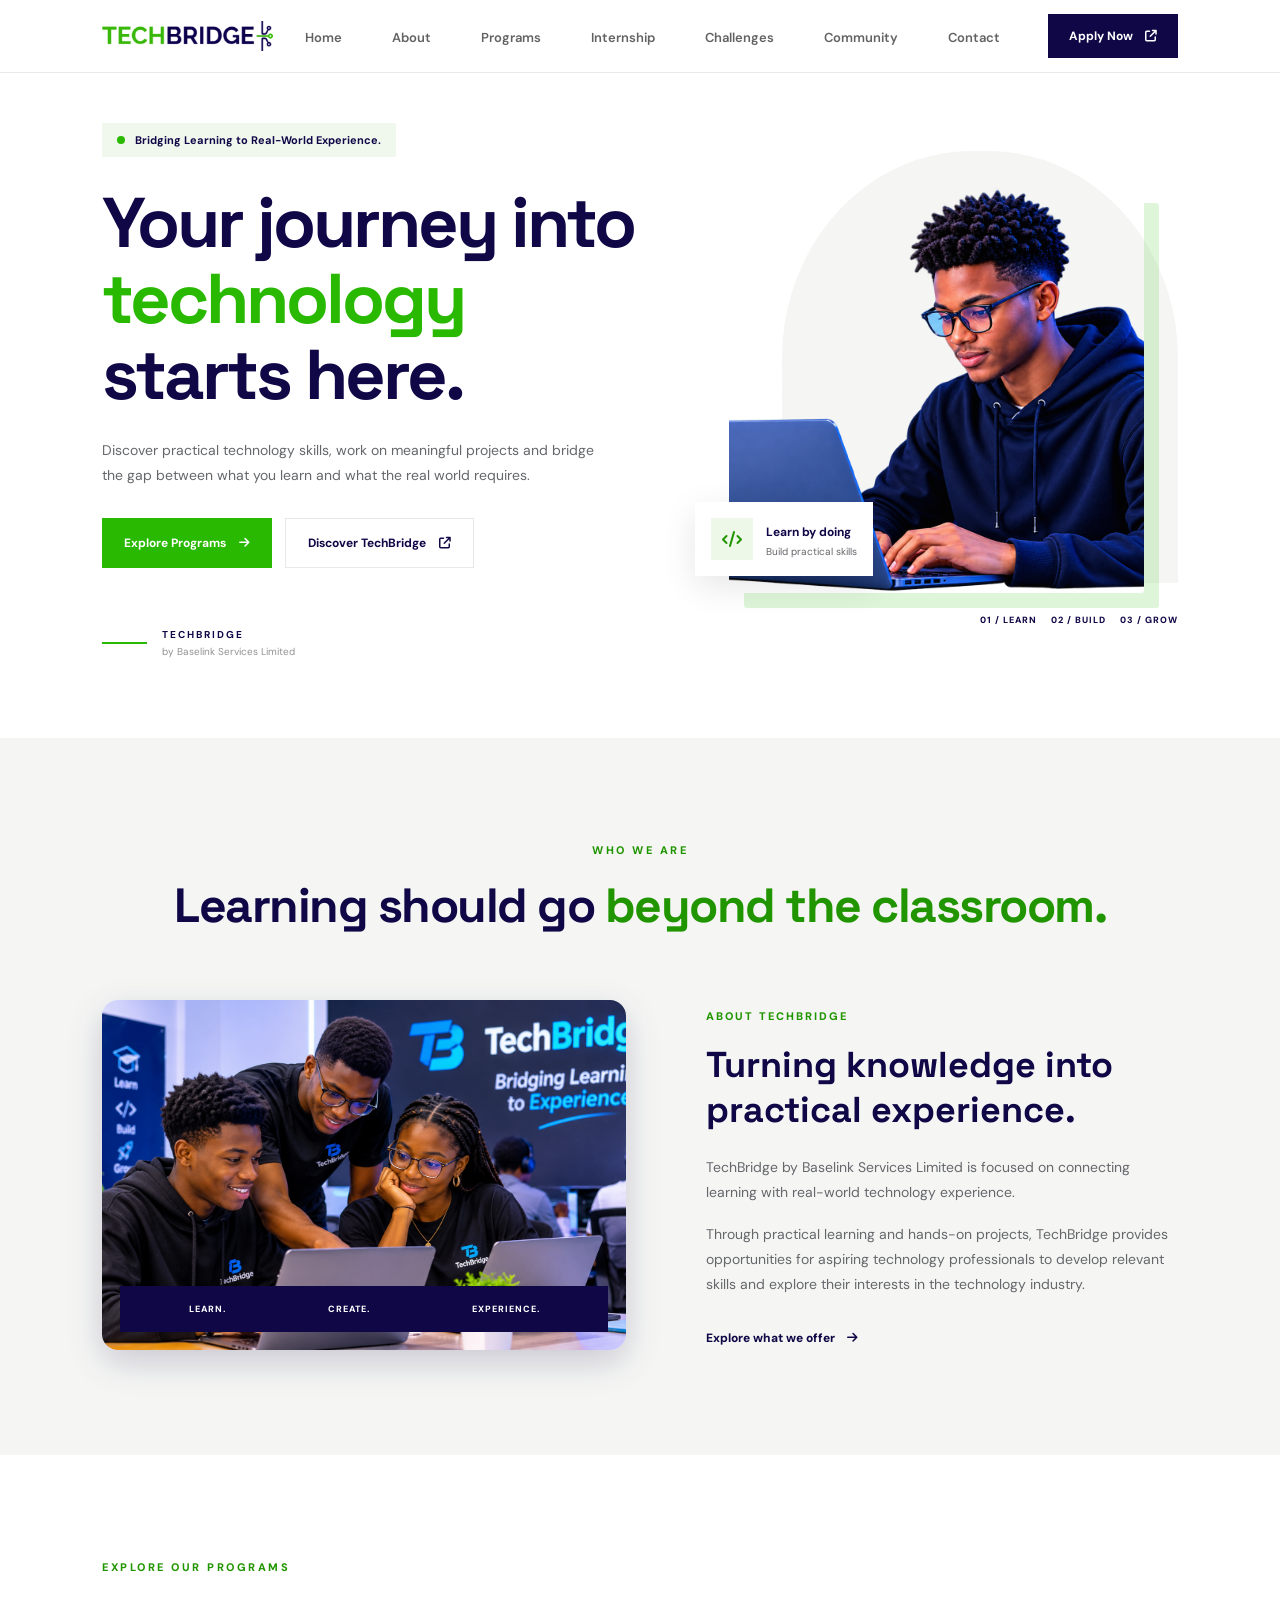
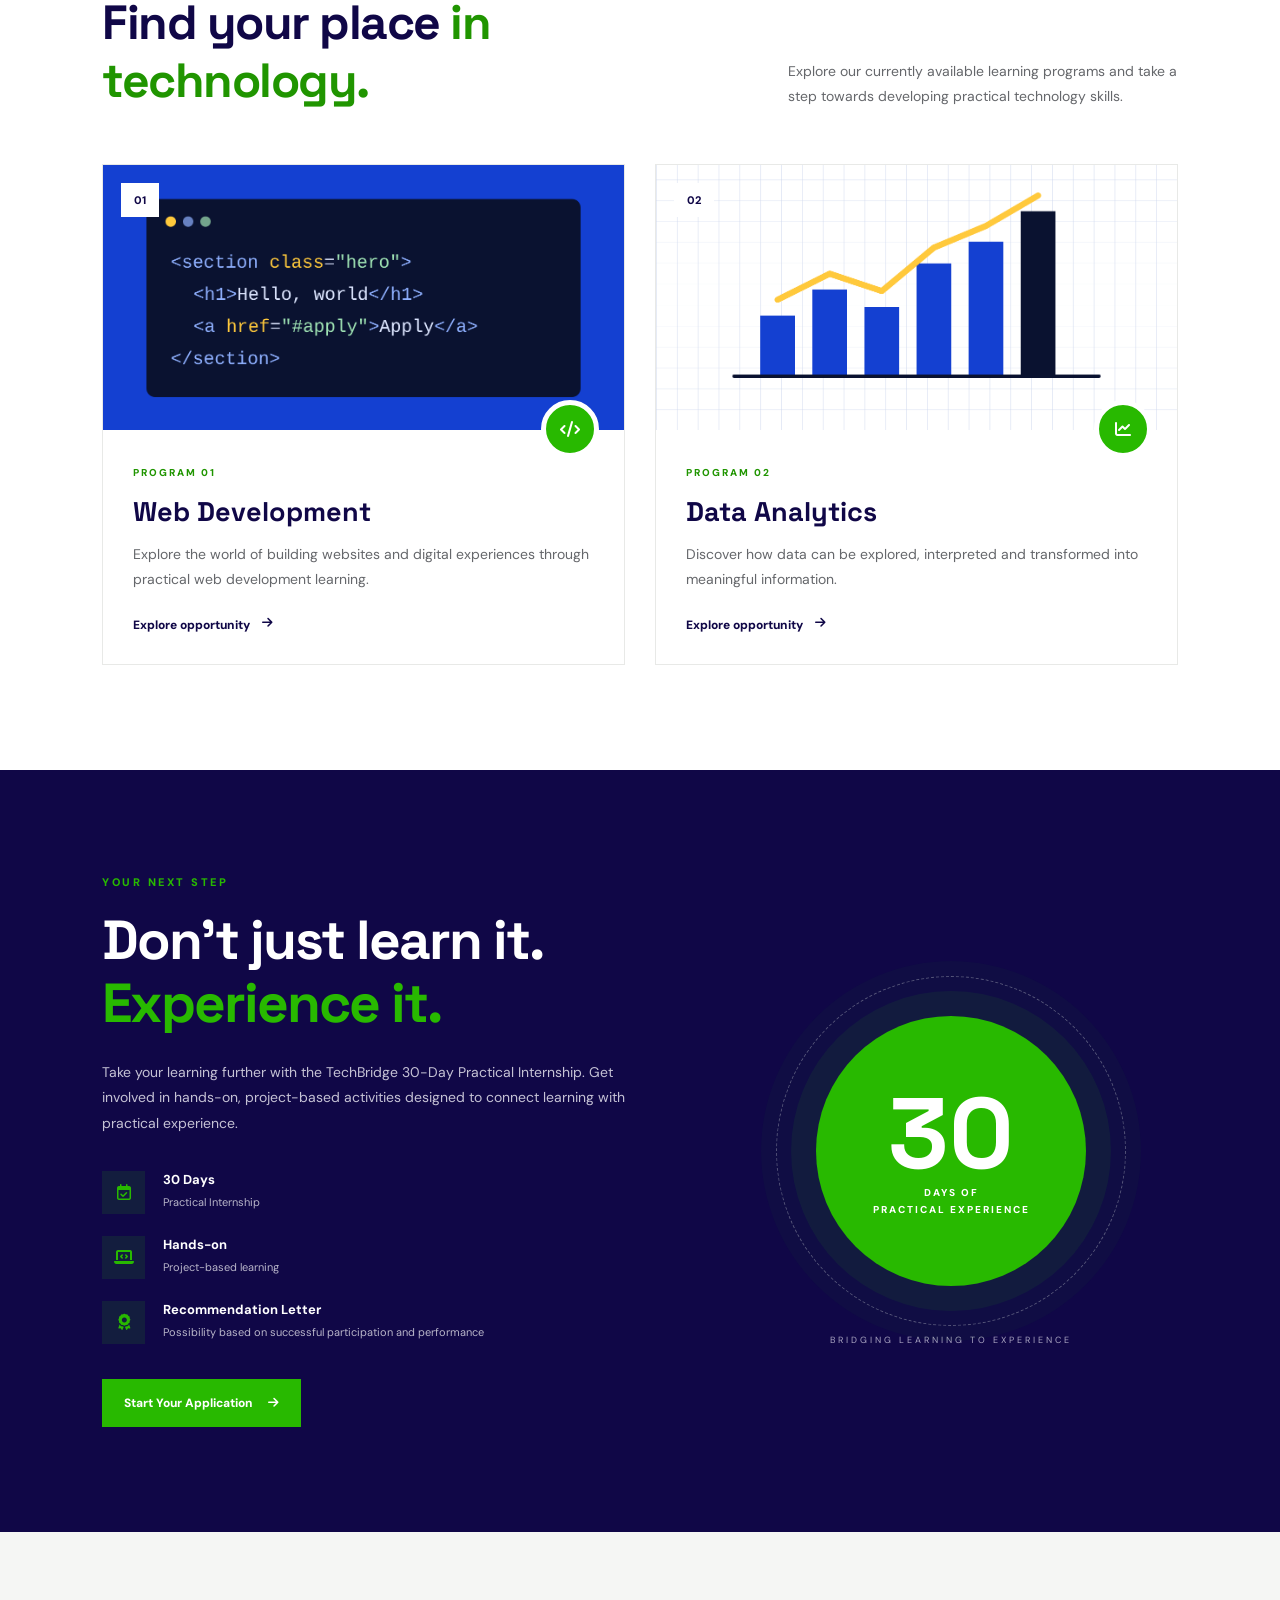
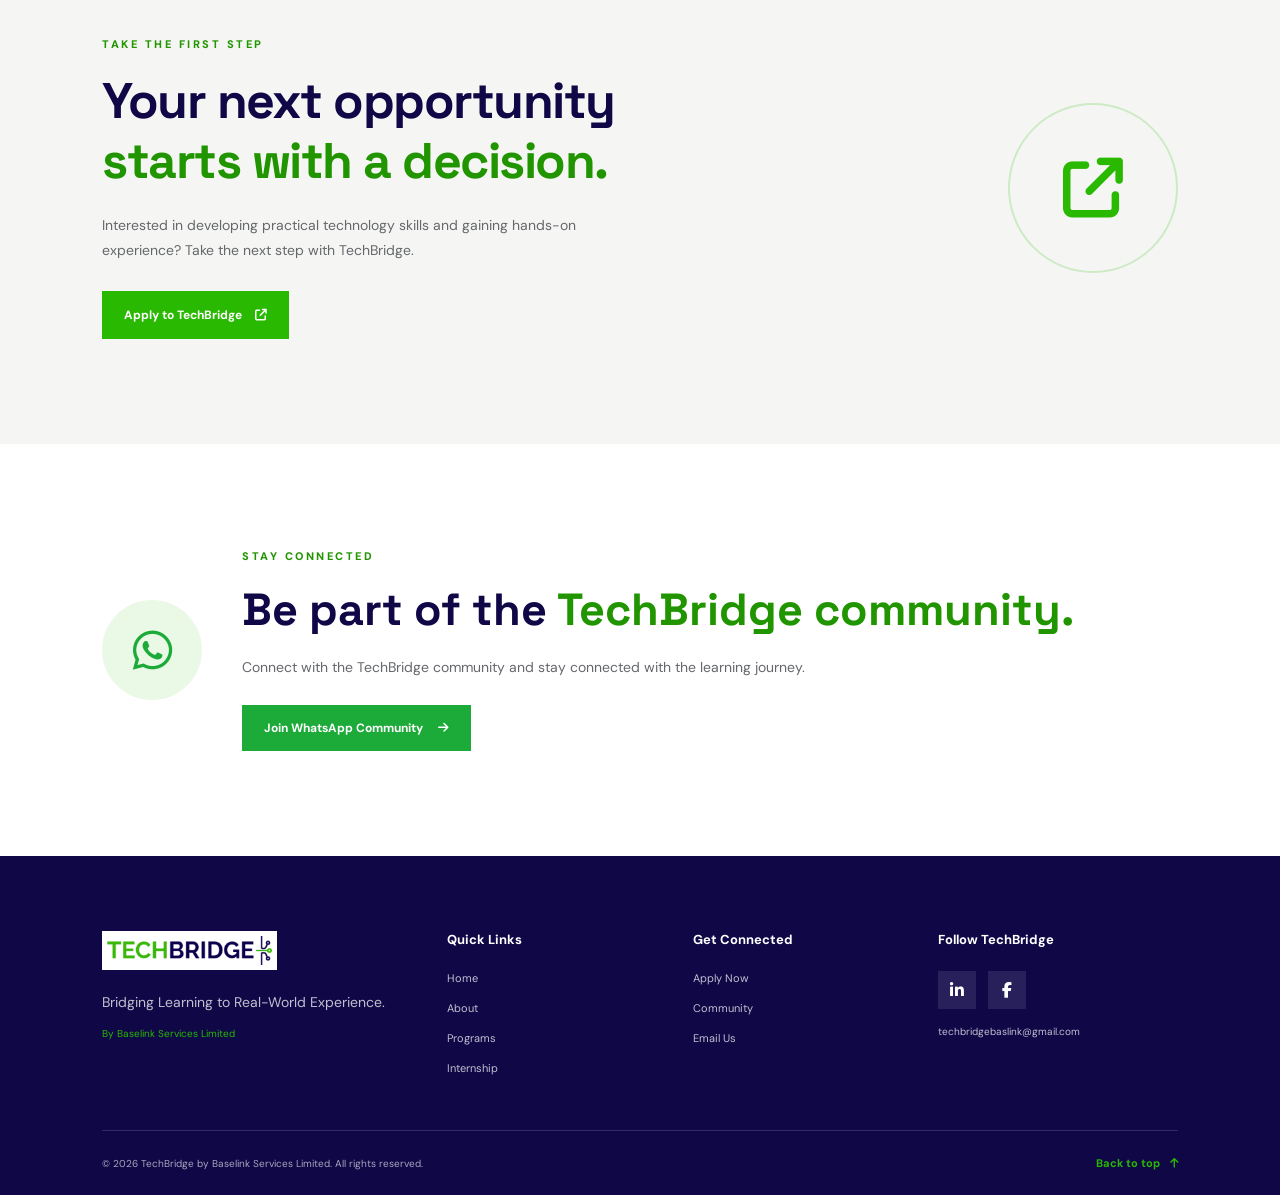
<file: index.html>
<!DOCTYPE html>
<html lang="en">

<head>
    <meta charset="UTF-8">
    <meta name="viewport" content="width=device-width, initial-scale=1.0">
    <title>TechBridge | Bridging Learning to Real-World Experience</title>
    <meta name="description" content="TechBridge by Baselink Services Limited connects learners with practical technology skills and real-world experience.">

    <!-- Google Fonts -->
    <link rel="preconnect" href="https://fonts.googleapis.com">
    <link rel="preconnect" href="https://fonts.gstatic.com" crossorigin>

    <link href="https://fonts.googleapis.com/css2?family=DM+Sans:wght@400;500;600;700;800&family=Space+Grotesk:wght@400;500;600;700&display=swap" rel="stylesheet">

    <!-- Font Awesome -->
    <link rel="stylesheet" href="https://cdnjs.cloudflare.com/ajax/libs/font-awesome/6.7.2/css/all.min.css">

    <!-- External CSS -->
    <link rel="stylesheet" href="styles.css">
</head>

<body>

    <!-- NAVIGATION -->
    <header class="header">
        <nav class="navbar">

            <a href="#home" class="logo">
                <img src="images/techbridge-logo.png" alt="TechBridge Logo">
            </a>

            <ul class="nav-links">
                <li><a href="#home" class="active">Home</a></li>
                <li><a href="#about">About</a></li>
                <li><a href="programs.html">Programs</a></li>
                <li><a href="roadmap.html">Internship</a></li>
                <li><a href="challenges.html">Challenges</a></li>
                <li><a href="#community">Community</a></li>
                <li><a href="#contact">Contact</a></li>
            </ul>

            <a href="#application" class="nav-button">
                Apply Now <i class="fa-solid fa-arrow-up-right-from-square"></i>
            </a>

            <!-- Mobile Navigation -->
            <details class="mobile-navigation">
                <summary>
                    <i class="fa-solid fa-bars"></i>
                </summary>

                <div class="mobile-links">
                    <a href="#home">Home</a>
                    <a href="#about">About</a>
                    <a href="programs.html">Programs</a>
                    <a href="roadmap.html">Internship</a>
                    <a href="challenges.html">Challenges</a>
                    <a href="#community">Community</a>
                    <a href="#contact">Contact</a>
                    <a href="#application">Apply Now</a>
                </div>
            </details>

        </nav>
    </header>


    <main>

        <!-- HERO SECTION -->
        <section class="hero" id="home">

            <div class="hero-content">

                <div class="hero-label">
                    <span class="status-dot"></span>
                    Bridging Learning to Real-World Experience.
                </div>

                <h1>
                    Your journey into
                    <span>technology</span>
                    starts here.
                </h1>

                <p class="hero-description">
                    Discover practical technology skills, work on
                    meaningful projects and bridge the gap between
                    what you learn and what the real world requires.
                </p>

                <div class="hero-buttons">
                    <a href="programs.html" class="primary-button">
                        Explore Programs
                        <i class="fa-solid fa-arrow-right"></i>
                    </a>

                    <a href="#about" class="secondary-button">
                        Discover TechBridge
                        <i class="fa-solid fa-arrow-up-right-from-square"></i>
                    </a>
                </div>

                <div class="hero-bottom">
                    <div class="hero-line"></div>

                    <p>
                        <strong>TECHBRIDGE</strong>
                        <span>by Baselink Services Limited</span>
                    </p>
                </div>

            </div>


            <div class="hero-visual">

                <div class="visual-background"></div>

                <div class="hero-image">
                    <img src="images/hero-image.png" alt="Technology learning and development">
                </div>

                <div class="floating-note">
                    <span class="note-icon">
                        <i class="fa-solid fa-code"></i>
                    </span>

                    <div>
                        <strong>Learn by doing</strong>
                        <p>Build practical skills</p>
                    </div>
                </div>

                <div class="visual-caption">
                    <span>01 / LEARN</span>
                    <span>02 / BUILD</span>
                    <span>03 / GROW</span>
                </div>

            </div>

        </section>


        <!-- ABOUT SECTION -->
        <section class="about section-padding" id="about">

            <div class="section-heading">
                <span class="section-label">WHO WE ARE</span>

                <h2>
                    Learning should go
                    <span>beyond the classroom.</span>
                </h2>
            </div>

            <div class="about-content">

                <div class="about-image">
                    <img src="images/about-image.png" alt="A technology learning environment">

                    <div class="image-caption">
                        <span>LEARN.</span>
                        <span>CREATE.</span>
                        <span>EXPERIENCE.</span>
                    </div>
                </div>

                <div class="about-text">

                    <span class="small-heading">ABOUT TECHBRIDGE</span>

                    <h3>
                        Turning knowledge into practical experience.
                    </h3>

                    <p>
                        TechBridge by Baselink Services Limited is
                        focused on connecting learning with
                        real-world technology experience.
                    </p>

                    <p>
                        Through practical learning and hands-on
                        projects, TechBridge provides opportunities
                        for aspiring technology professionals to
                        develop relevant skills and explore their
                        interests in the technology industry.
                    </p>

                    <a href="programs.html" class="text-link">
                        Explore what we offer
                        <i class="fa-solid fa-arrow-right"></i>
                    </a>

                </div>

            </div>

        </section>


        <!-- PROGRAMS SECTION -->
        <section class="programs section-padding" id="programs">

            <div class="programs-heading">

                <div>
                    <span class="section-label">EXPLORE OUR PROGRAMS</span>

                    <h2>
                        Find your place
                        <span>in technology.</span>
                    </h2>
                </div>

                <p>
                    Explore our currently available learning
                    programs and take a step towards developing
                    practical technology skills.
                </p>

            </div>


            <div class="program-list">

                <!-- WEB DEVELOPMENT -->
                <article class="program-item web-program">

                    <div class="program-image">
                        <img src="images/web-development.png" alt="Web development illustration">

                        <span class="program-number">01</span>
                    </div>

                    <div class="program-info">

                        <span class="program-category">PROGRAM 01</span>

                        <h3>Web Development</h3>

                        <p>
                            Explore the world of building websites
                            and digital experiences through
                            practical web development learning.
                        </p>

                        <a href="#application" class="program-link">
                            Explore opportunity
                            <i class="fa-solid fa-arrow-right"></i>
                        </a>

                    </div>

                    <div class="program-icon">
                        <i class="fa-solid fa-code"></i>
                    </div>

                </article>


                <!-- DATA ANALYTICS -->
                <article class="program-item data-program">

                    <div class="program-image">
                        <img src="images/data-analytics.png" alt="Data analytics illustration">

                        <span class="program-number">02</span>
                    </div>

                    <div class="program-info">

                        <span class="program-category">PROGRAM 02</span>

                        <h3>Data Analytics</h3>

                        <p>
                            Discover how data can be explored,
                            interpreted and transformed into
                            meaningful information.
                        </p>

                        <a href="#application" class="program-link">
                            Explore opportunity
                            <i class="fa-solid fa-arrow-right"></i>
                        </a>

                    </div>

                    <div class="program-icon">
                        <i class="fa-solid fa-chart-line"></i>
                    </div>

                </article>

            </div>

        </section>


        <!-- INTERNSHIP SECTION -->
        <section class="internship section-padding" id="internship">

            <div class="internship-content">

                <span class="section-label">YOUR NEXT STEP</span>

                <h2>
                    Don't just learn it.
                    <span>Experience it.</span>
                </h2>

                <p>
                    Take your learning further with the TechBridge
                    30-Day Practical Internship. Get involved in
                    hands-on, project-based activities designed
                    to connect learning with practical experience.
                </p>

                <div class="internship-details">

                    <div class="internship-detail">
                        <i class="fa-regular fa-calendar-check"></i>

                        <div>
                            <strong>30 Days</strong>
                            <span>Practical Internship</span>
                        </div>
                    </div>

                    <div class="internship-detail">
                        <i class="fa-solid fa-laptop-code"></i>

                        <div>
                            <strong>Hands-on</strong>
                            <span>Project-based learning</span>
                        </div>
                    </div>

                    <div class="internship-detail">
                        <i class="fa-solid fa-award"></i>

                        <div>
                            <strong>Recommendation Letter</strong>
                            <span>Possibility based on successful participation and performance</span>
                        </div>
                    </div>

                </div>

                <a href="#application" class="internship-button">
                    Start Your Application
                    <i class="fa-solid fa-arrow-right"></i>
                </a>

            </div>


            <div class="internship-visual">

                <div class="internship-circle">
                    <span>30</span>
                    <small>DAYS OF<br>PRACTICAL EXPERIENCE</small>
                </div>

                <div class="circle-decoration"></div>

                <span class="internship-caption">
                    BRIDGING LEARNING TO EXPERIENCE
                </span>

            </div>

        </section>


        <!-- APPLICATION SECTION -->
        <section class="application section-padding" id="application">

            <div class="application-content">

                <span class="section-label">TAKE THE FIRST STEP</span>

                <h2>
                    Your next opportunity
                    <span>starts with a decision.</span>
                </h2>

                <p>
                    Interested in developing practical technology
                    skills and gaining hands-on experience?
                    Take the next step with TechBridge.
                </p>

                
                <a href="https://forms.gle/8EbdSy5ttGfLZfjv5?utm_source=chatgpt.com" class="primary-button">
                    Apply to TechBridge
                    <i class="fa-solid fa-arrow-up-right-from-square"></i>
                </a>

            </div>

            <div class="application-decoration">
                <i class="fa-solid fa-arrow-up-right-from-square"></i>
            </div>

        </section>


        <!-- COMMUNITY SECTION -->
        <section class="community section-padding" id="community">

            <div class="community-icon">
                <i class="fa-brands fa-whatsapp"></i>
            </div>

            <div class="community-content">

                <span class="section-label">STAY CONNECTED</span>

                <h2>
                    Be part of the
                    <span>TechBridge community.</span>
                </h2>

                <p>
                    Connect with the TechBridge community and
                    stay connected with the learning journey.
                </p>

                <!-- Replace with the official WhatsApp invitation URL -->
                <a href="https://chat.whatsapp.com/FqpBvYS4oaK32cXDxc8JIS?utm_source=chatgpt.com" class="community-button">
                    Join WhatsApp Community
                    <i class="fa-solid fa-arrow-right"></i>
                </a>

            </div>

        </section>

    </main>


    <!-- FOOTER -->
    <footer class="footer" id="contact">

        <div class="footer-main">

            <div class="footer-brand">

                <a href="#home" class="footer-logo">
                    <img src="images/techbridge-logo.png" alt="TechBridge Logo">
                </a>

                <p>
                    Bridging Learning to Real-World Experience.
                </p>

                <span class="footer-company">
                    By Baselink Services Limited
                </span>

            </div>


            <div class="footer-links">

                <h4>Quick Links</h4>

                <a href="#home">Home</a>
                <a href="#about">About</a>
                <a href="programs.html">Programs</a>
                <a href="roadmap.html">Internship</a>

            </div>


            <div class="footer-links">

                <h4>Get Connected</h4>

                <a href="#application">Apply Now</a>
                <a href="#community">Community</a>
                <a href="mailto:techbridgebaslink@gmail.com">
                    Email Us
                </a>

            </div>


            <div class="footer-social">

                <h4>Follow TechBridge</h4>

                <div class="social-icons">

                    <a href="https://www.linkedin.com/company/techbridge-services/" target="_blank" rel="noopener noreferrer">
                        <i class="fa-brands fa-linkedin-in"></i>
                    </a>

                    <a href="https://www.facebook.com/p/Baselink-Services-100066771475783/" target="_blank" rel="noopener noreferrer">
                        <i class="fa-brands fa-facebook-f"></i>
                    </a>

                </div>

                <p>techbridgebaslink@gmail.com</p>

            </div>

        </div>


        <div class="footer-bottom">

            <p>
                &copy; 2026 TechBridge by Baselink Services Limited.
                All rights reserved.
            </p>

            <a href="#home">
                Back to top
                <i class="fa-solid fa-arrow-up"></i>
            </a>

        </div>

    </footer>

</body>
</html>
</file>
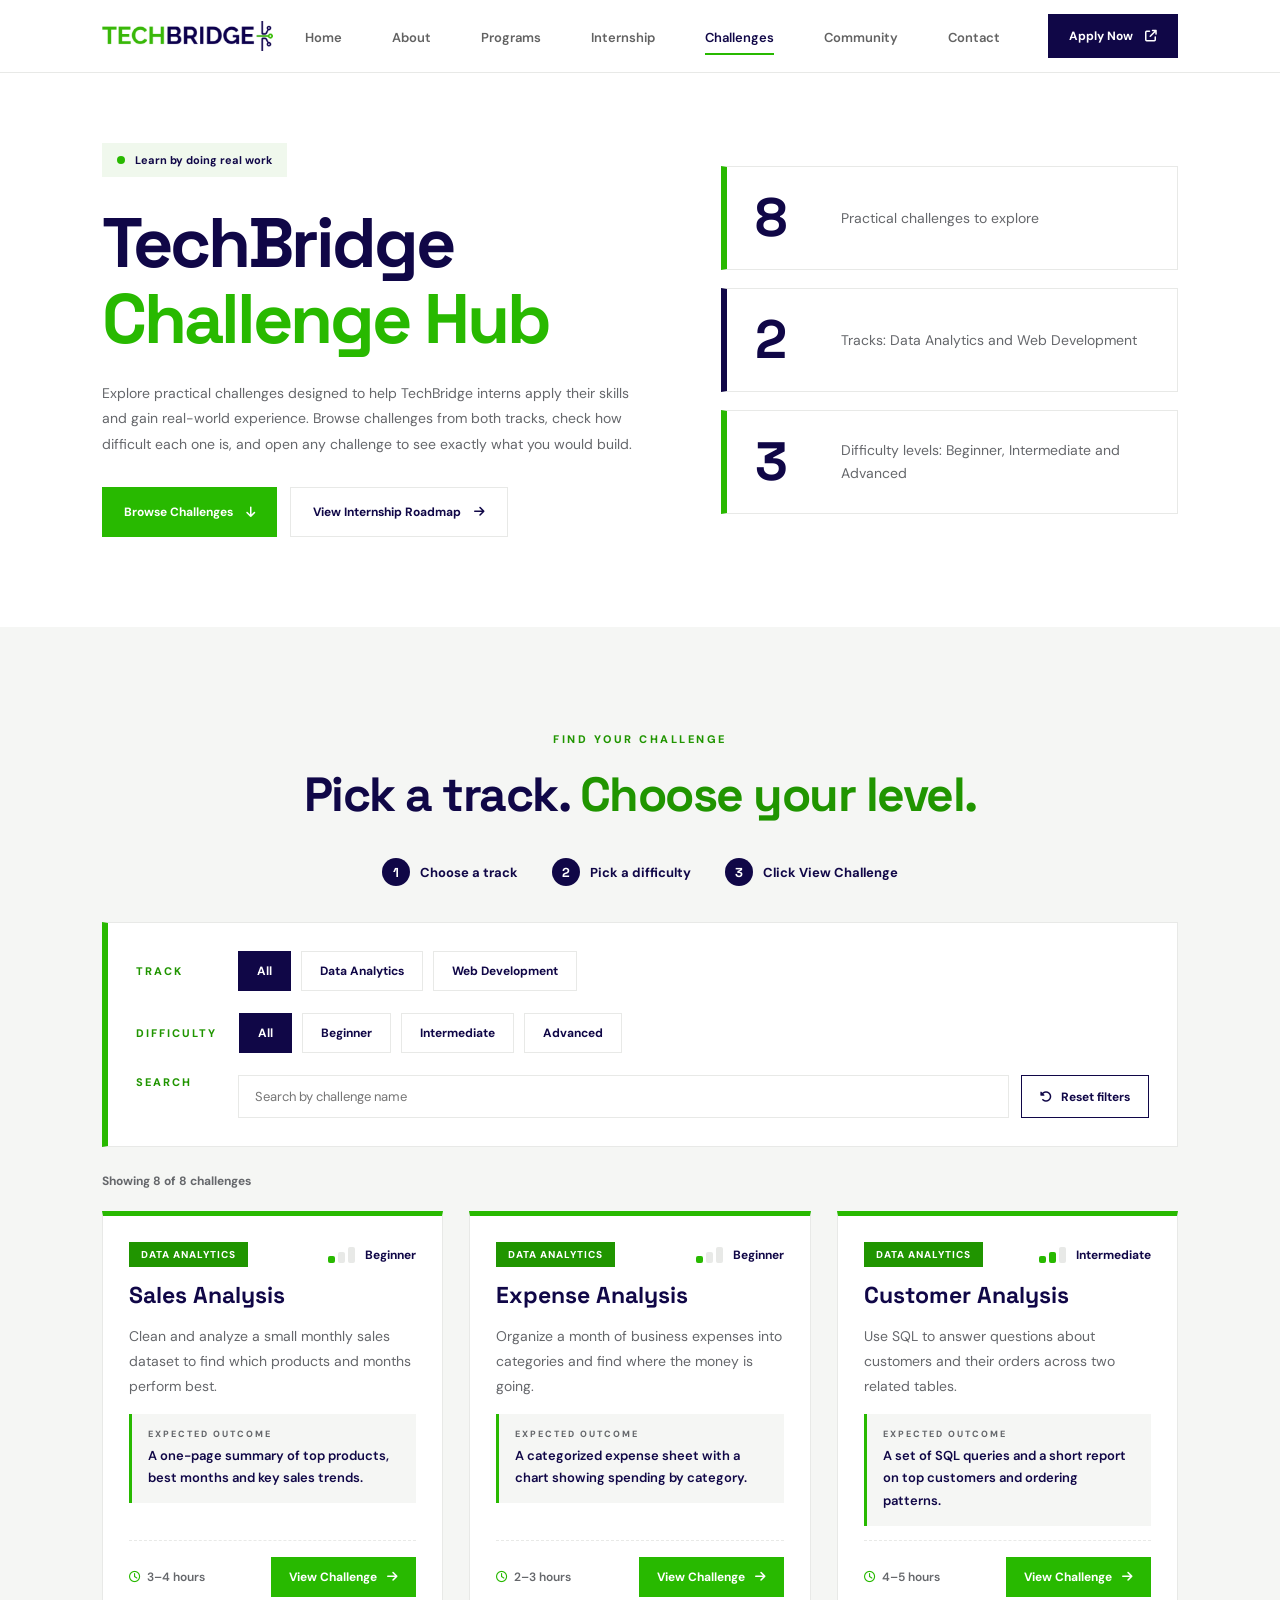
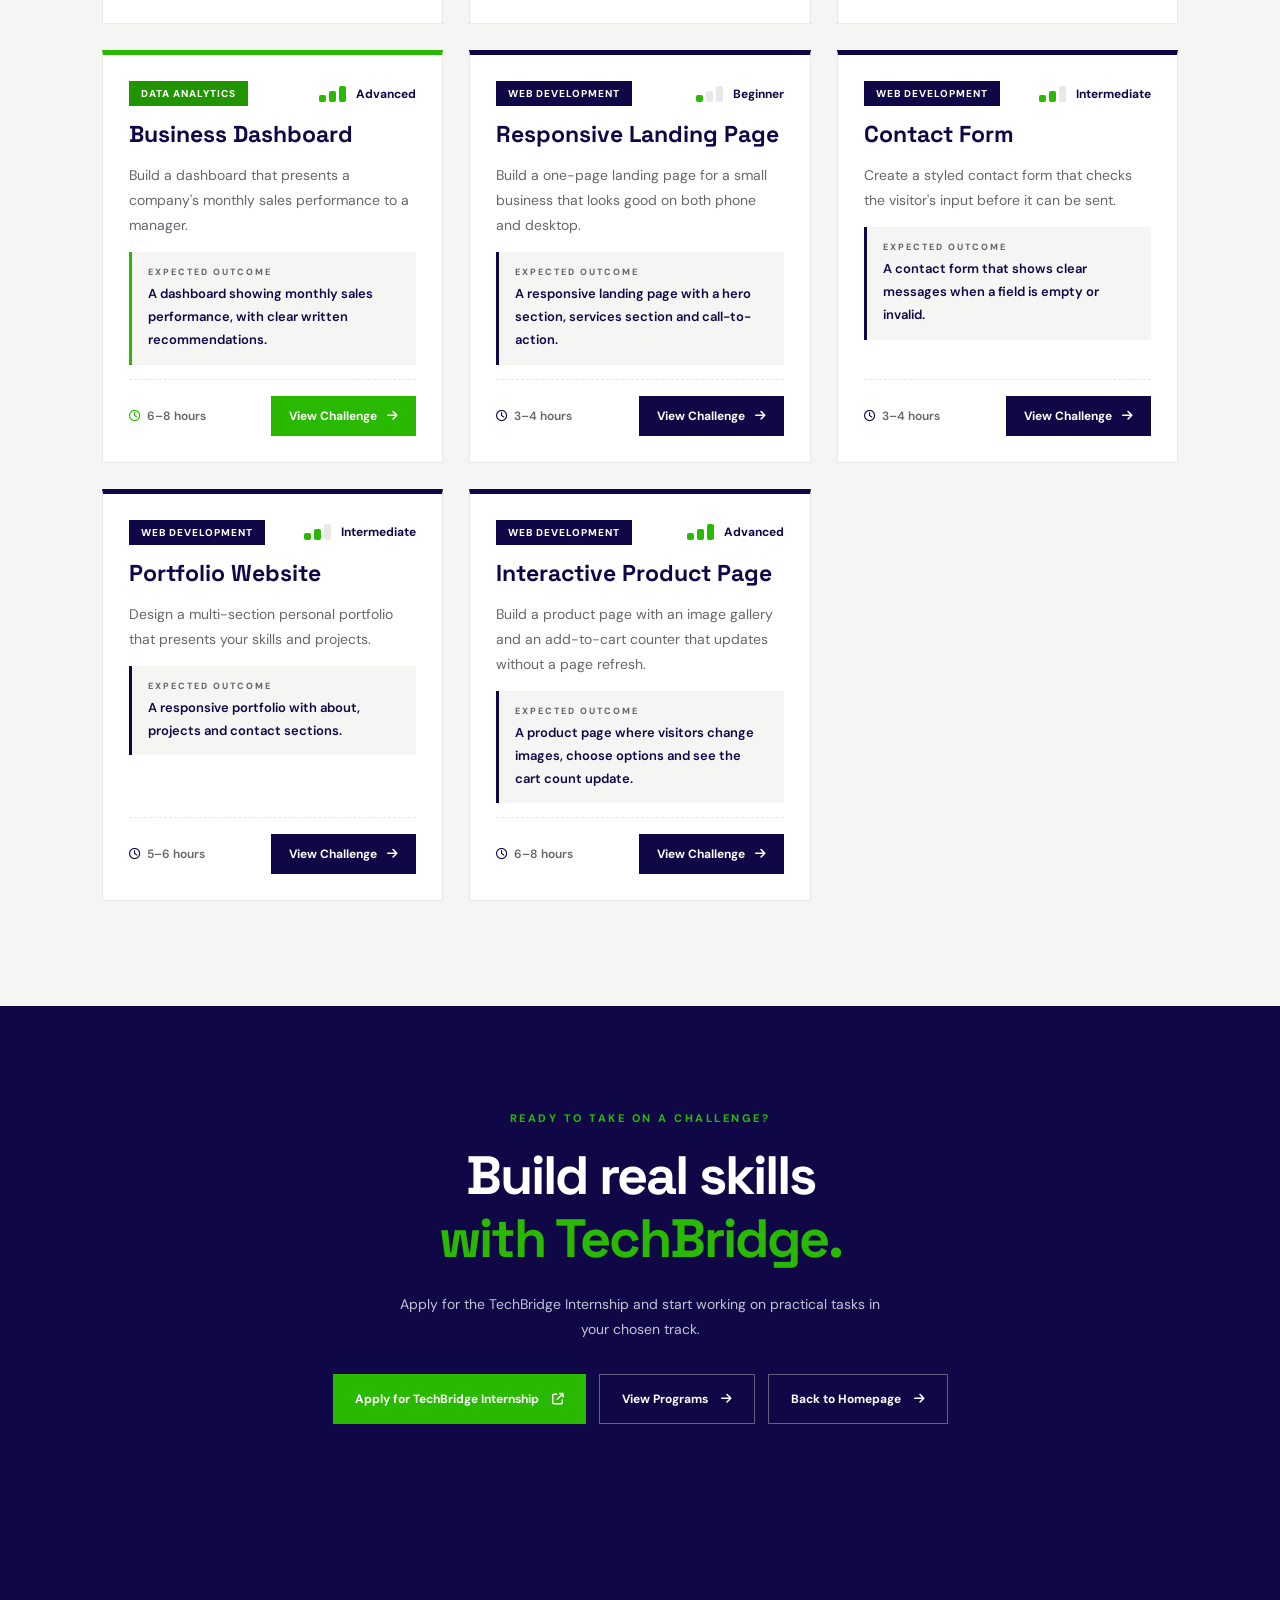
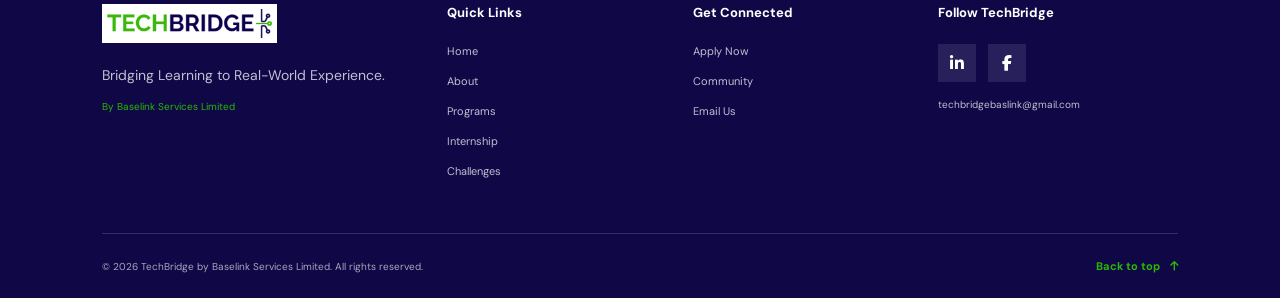
<file: challenges.html>
<!DOCTYPE html>
<html lang="en">

<head>
    <meta charset="UTF-8">
    <meta name="viewport" content="width=device-width, initial-scale=1.0">
    <title>Challenge Hub | TechBridge</title>
    <meta name="description" content="Browse practical Data Analytics and Web Development challenges, filter them by track and difficulty, and see what you could build as a TechBridge intern.">

    <!-- Google Fonts -->
    <link rel="preconnect" href="https://fonts.googleapis.com">
    <link rel="preconnect" href="https://fonts.gstatic.com" crossorigin>
    <link href="https://fonts.googleapis.com/css2?family=DM+Sans:wght@400;500;600;700;800&family=Space+Grotesk:wght@400;500;600;700&display=swap" rel="stylesheet">

    <!-- Font Awesome -->
    <link rel="stylesheet" href="https://cdnjs.cloudflare.com/ajax/libs/font-awesome/6.7.2/css/all.min.css">

    <!-- Shared styles first, then the Challenge Hub styles -->
    <link rel="stylesheet" href="styles.css">
    <link rel="stylesheet" href="challenges.css">
</head>

<body>

    <!-- NAVIGATION -->
    <header class="header">
        <nav class="navbar">

            <a href="index.html" class="logo">
                <img src="images/techbridge-logo.png" alt="TechBridge Logo">
            </a>

            <ul class="nav-links">
                <li><a href="index.html">Home</a></li>
                <li><a href="index.html#about">About</a></li>
                <li><a href="programs.html">Programs</a></li>
                <li><a href="roadmap.html">Internship</a></li>
                <li><a href="challenges.html" class="active" aria-current="page">Challenges</a></li>
                <li><a href="index.html#community">Community</a></li>
                <li><a href="#contact">Contact</a></li>
            </ul>

            <a href="https://forms.gle/8EbdSy5ttGfLZfjv5" class="nav-button" target="_blank" rel="noopener noreferrer">
                Apply Now <i class="fa-solid fa-arrow-up-right-from-square"></i>
            </a>

            <!-- Mobile Navigation -->
            <details class="mobile-navigation">
                <summary>
                    <i class="fa-solid fa-bars"></i>
                </summary>

                <div class="mobile-links">
                    <a href="index.html">Home</a>
                    <a href="index.html#about">About</a>
                    <a href="programs.html">Programs</a>
                    <a href="roadmap.html">Internship</a>
                    <a href="challenges.html">Challenges</a>
                    <a href="index.html#community">Community</a>
                    <a href="#contact">Contact</a>
                    <a href="https://forms.gle/8EbdSy5ttGfLZfjv5" target="_blank" rel="noopener noreferrer">Apply Now</a>
                </div>
            </details>

        </nav>
    </header>


    <main>

        <!-- INTRODUCTION -->
        <section class="hub-hero" id="top">

            <div class="hub-hero-content">

                <div class="hero-label">
                    <span class="status-dot"></span>
                    Learn by doing real work
                </div>

                <h1>
                    TechBridge
                    <span>Challenge Hub</span>
                </h1>

                <p class="hero-description">
                    Explore practical challenges designed to help TechBridge
                    interns apply their skills and gain real-world experience.
                    Browse challenges from both tracks, check how difficult
                    each one is, and open any challenge to see exactly what
                    you would build.
                </p>

                <div class="hero-buttons">
                    <a href="#challenges" class="primary-button">
                        Browse Challenges
                        <i class="fa-solid fa-arrow-down"></i>
                    </a>

                    <a href="roadmap.html" class="secondary-button">
                        View Internship Roadmap
                        <i class="fa-solid fa-arrow-right"></i>
                    </a>
                </div>

            </div>

            <div class="stat-stack">

                <div class="stat-tile">
                    <strong id="statTotal">8</strong>
                    <span>Practical challenges to explore</span>
                </div>

                <div class="stat-tile">
                    <strong>2</strong>
                    <span>Tracks: Data Analytics and Web Development</span>
                </div>

                <div class="stat-tile">
                    <strong>3</strong>
                    <span>Difficulty levels: Beginner, Intermediate and Advanced</span>
                </div>

            </div>

        </section>


        <!-- CHALLENGE HUB -->
        <section class="hub section-padding" id="challenges">

            <div class="section-heading">
                <span class="section-label">FIND YOUR CHALLENGE</span>

                <h2>
                    Pick a track.
                    <span>Choose your level.</span>
                </h2>
            </div>

            <!-- How to use -->
            <ol class="how-to">
                <li><strong>1</strong> Choose a track</li>
                <li><strong>2</strong> Pick a difficulty</li>
                <li><strong>3</strong> Click View Challenge</li>
            </ol>

            <!-- Filters -->
            <div class="filter-panel">

                <div class="filter-group" role="group" aria-label="Filter by track">
                    <span class="filter-label">Track</span>
                    <div class="chips-row">
                        <button class="chip active" data-group="track" data-value="all" aria-pressed="true">All</button>
                        <button class="chip" data-group="track" data-value="data" aria-pressed="false">Data Analytics</button>
                        <button class="chip" data-group="track" data-value="web" aria-pressed="false">Web Development</button>
                    </div>
                </div>

                <div class="filter-group" role="group" aria-label="Filter by difficulty">
                    <span class="filter-label">Difficulty</span>
                    <div class="chips-row">
                        <button class="chip active" data-group="difficulty" data-value="all" aria-pressed="true">All</button>
                        <button class="chip" data-group="difficulty" data-value="Beginner" aria-pressed="false">Beginner</button>
                        <button class="chip" data-group="difficulty" data-value="Intermediate" aria-pressed="false">Intermediate</button>
                        <button class="chip" data-group="difficulty" data-value="Advanced" aria-pressed="false">Advanced</button>
                    </div>
                </div>

                <div class="filter-group filter-search">
                    <label class="filter-label" for="searchInput">Search</label>
                    <div class="search-row">
                        <input type="search" id="searchInput" placeholder="Search by challenge name" autocomplete="off">
                        <button class="reset-btn" id="resetBtn" type="button">
                            <i class="fa-solid fa-rotate-left"></i> Reset filters
                        </button>
                    </div>
                </div>

            </div>

            <p class="result-count" id="resultCount" aria-live="polite"></p>

            <!-- Challenge cards are created here by challenges.js -->
            <div class="hub-grid" id="hubGrid"></div>

            <!-- Shown when nothing matches -->
            <div class="no-results" id="noResults" hidden>
                <i class="fa-regular fa-face-frown"></i>
                <h3>No challenges found</h3>
                <p>Try a different track, difficulty or search word.</p>
                <button class="secondary-button" id="noResultsReset" type="button">Show all challenges</button>
            </div>

            <noscript>
                <p class="no-js">Please turn on JavaScript to browse the challenges.</p>
            </noscript>

        </section>


        <!-- CALL TO ACTION -->
        <section class="hub-cta section-padding" id="apply">

            <div class="hub-cta-content">

                <span class="section-label">READY TO TAKE ON A CHALLENGE?</span>

                <h2>
                    Build real skills
                    <span>with TechBridge.</span>
                </h2>

                <p>
                    Apply for the TechBridge Internship and start working on
                    practical tasks in your chosen track.
                </p>

                <div class="hero-buttons">
                    <a href="https://forms.gle/8EbdSy5ttGfLZfjv5" class="primary-button" target="_blank" rel="noopener noreferrer">
                        Apply for TechBridge Internship
                        <i class="fa-solid fa-arrow-up-right-from-square"></i>
                    </a>

                    <a href="programs.html" class="light-button">
                        View Programs
                        <i class="fa-solid fa-arrow-right"></i>
                    </a>

                    <a href="index.html" class="light-button">
                        Back to Homepage
                        <i class="fa-solid fa-arrow-right"></i>
                    </a>
                </div>

            </div>

        </section>

    </main>


    <!-- CHALLENGE DETAILS POPUP -->
    <div class="modal" id="modal" hidden>
        <div class="modal-box" role="dialog" aria-modal="true" aria-labelledby="modalTitle">

            <button class="modal-close" id="modalClose" type="button" aria-label="Close challenge details">&times;</button>

            <div class="modal-head">
                <span class="track-tag" id="modalTrack"></span>
                <span class="difficulty" id="modalDifficulty"></span>
            </div>

            <h3 id="modalTitle"></h3>

            <h4>Objective</h4>
            <p id="modalObjective"></p>

            <h4>Skills required</h4>
            <ul class="chips-list" id="modalSkills"></ul>

            <h4>Tools you may use</h4>
            <ul class="chips-list" id="modalTools"></ul>

            <h4>What you need to produce</h4>
            <ul class="produce-list" id="modalProduce"></ul>

            <div class="modal-facts">
                <div>
                    <small>ESTIMATED TIME</small>
                    <strong id="modalTime"></strong>
                </div>
                <div>
                    <small>EXPECTED RESULT</small>
                    <strong id="modalResult"></strong>
                </div>
            </div>

            <a href="https://forms.gle/8EbdSy5ttGfLZfjv5" class="primary-button" target="_blank" rel="noopener noreferrer">
                Apply for TechBridge Internship
                <i class="fa-solid fa-arrow-up-right-from-square"></i>
            </a>

        </div>
    </div>


    <!-- FOOTER -->
    <footer class="footer" id="contact">

        <div class="footer-main">

            <div class="footer-brand">

                <a href="index.html" class="footer-logo">
                    <img src="images/techbridge-logo.png" alt="TechBridge Logo">
                </a>

                <p>
                    Bridging Learning to Real-World Experience.
                </p>

                <span class="footer-company">
                    By Baselink Services Limited
                </span>

            </div>


            <div class="footer-links">

                <h4>Quick Links</h4>

                <a href="index.html">Home</a>
                <a href="index.html#about">About</a>
                <a href="programs.html">Programs</a>
                <a href="roadmap.html">Internship</a>
                <a href="challenges.html">Challenges</a>

            </div>


            <div class="footer-links">

                <h4>Get Connected</h4>

                <a href="https://forms.gle/8EbdSy5ttGfLZfjv5" target="_blank" rel="noopener noreferrer">Apply Now</a>
                <a href="index.html#community">Community</a>
                <a href="mailto:techbridgebaslink@gmail.com">
                    Email Us
                </a>

            </div>


            <div class="footer-social">

                <h4>Follow TechBridge</h4>

                <div class="social-icons">

                    <a href="https://www.linkedin.com/company/techbridge-services/" target="_blank" rel="noopener noreferrer" aria-label="TechBridge on LinkedIn">
                        <i class="fa-brands fa-linkedin-in"></i>
                    </a>

                    <a href="https://www.facebook.com/p/Baselink-Services-100066771475783/" target="_blank" rel="noopener noreferrer" aria-label="Baselink Services on Facebook">
                        <i class="fa-brands fa-facebook-f"></i>
                    </a>

                </div>

                <p>techbridgebaslink@gmail.com</p>

            </div>

        </div>


        <div class="footer-bottom">

            <p>
                &copy; 2026 TechBridge by Baselink Services Limited.
                All rights reserved.
            </p>

            <a href="#top">
                Back to top
                <i class="fa-solid fa-arrow-up"></i>
            </a>

        </div>

    </footer>

    <script src="challenges.js"></script>
</body>
</html>
</file>
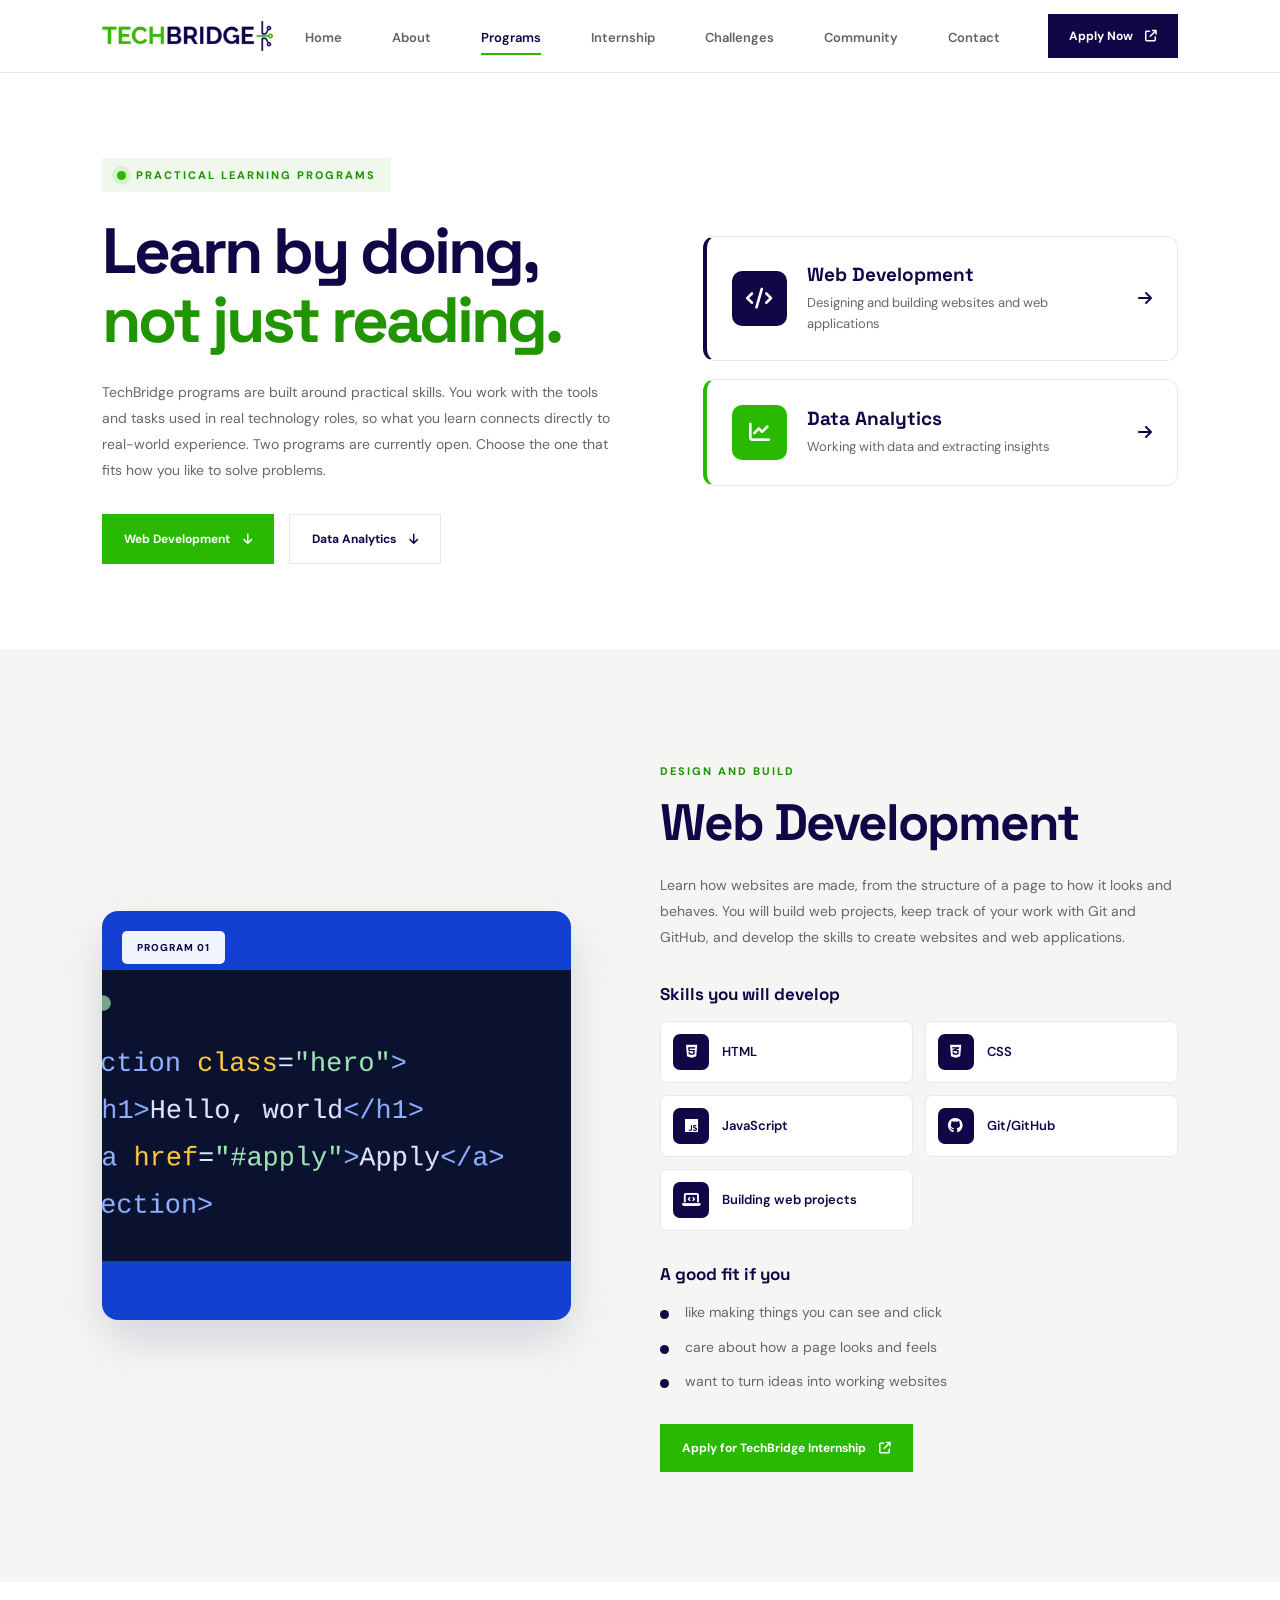
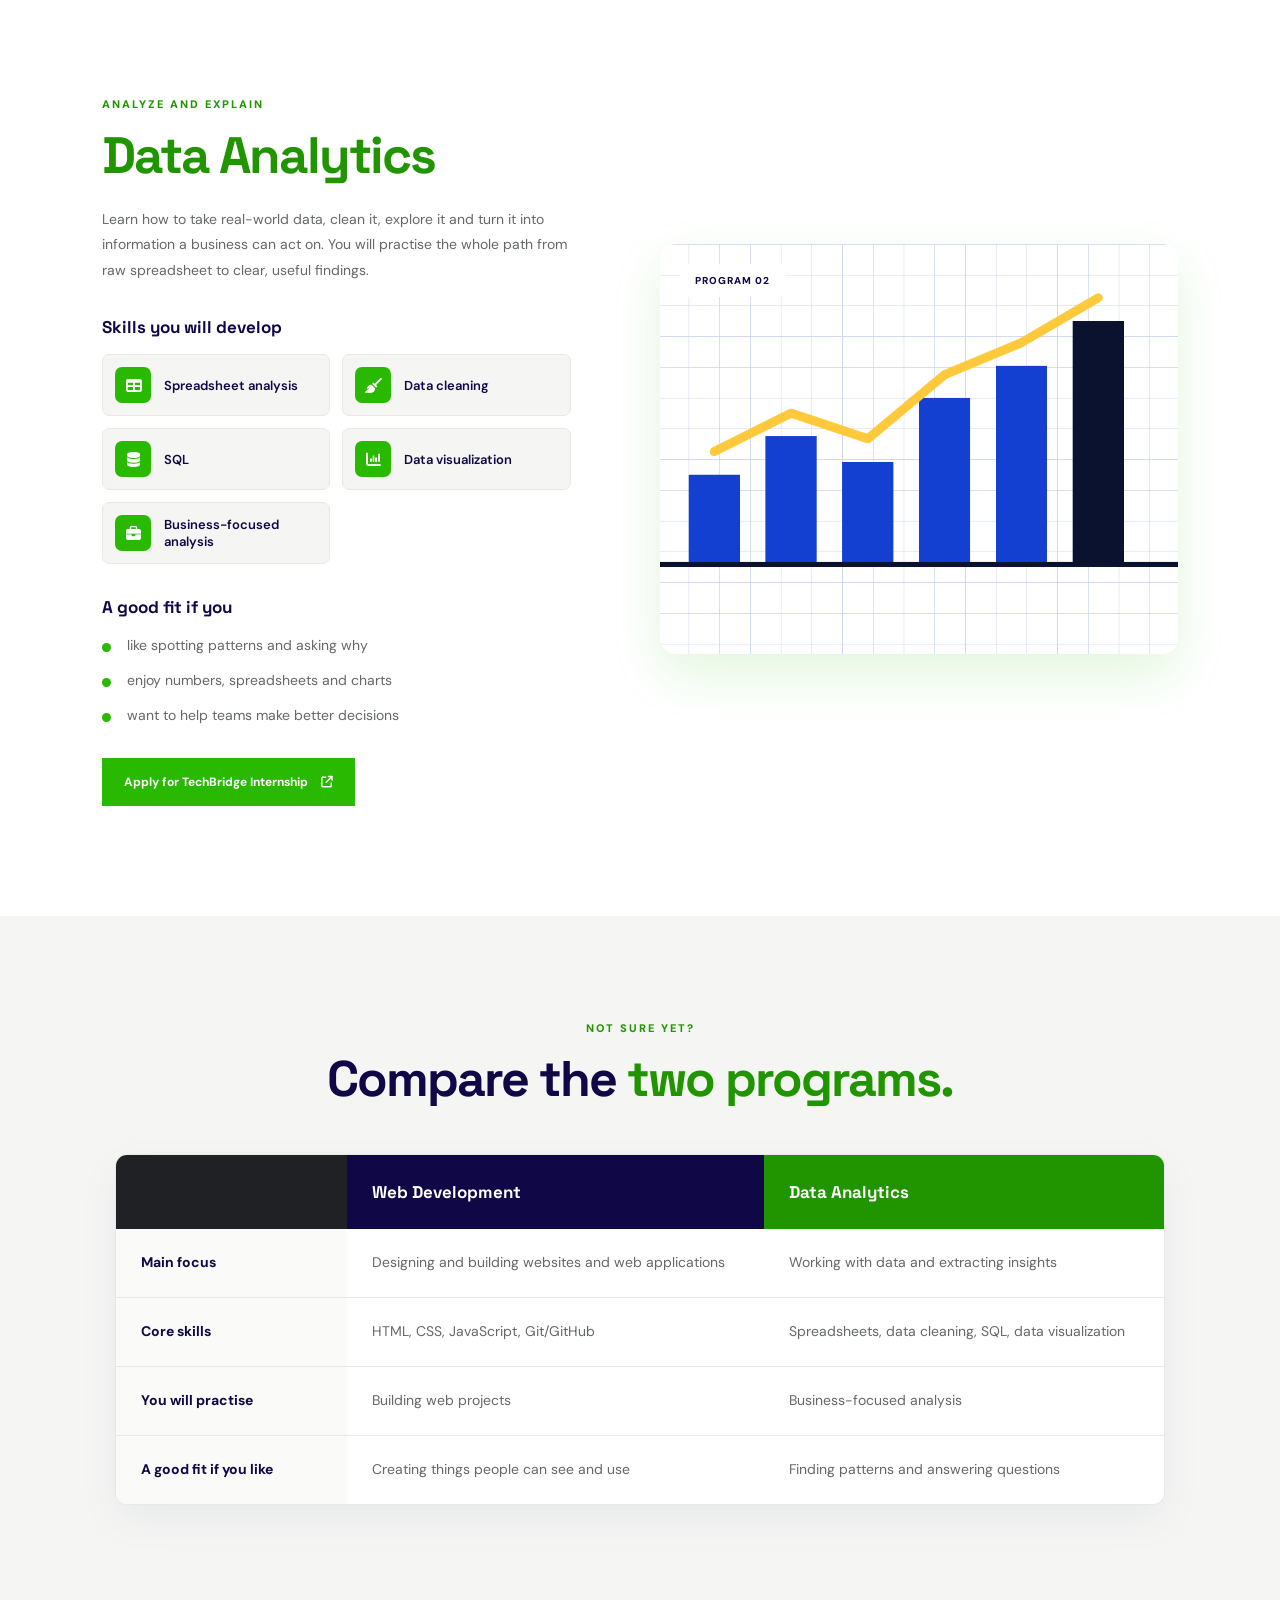
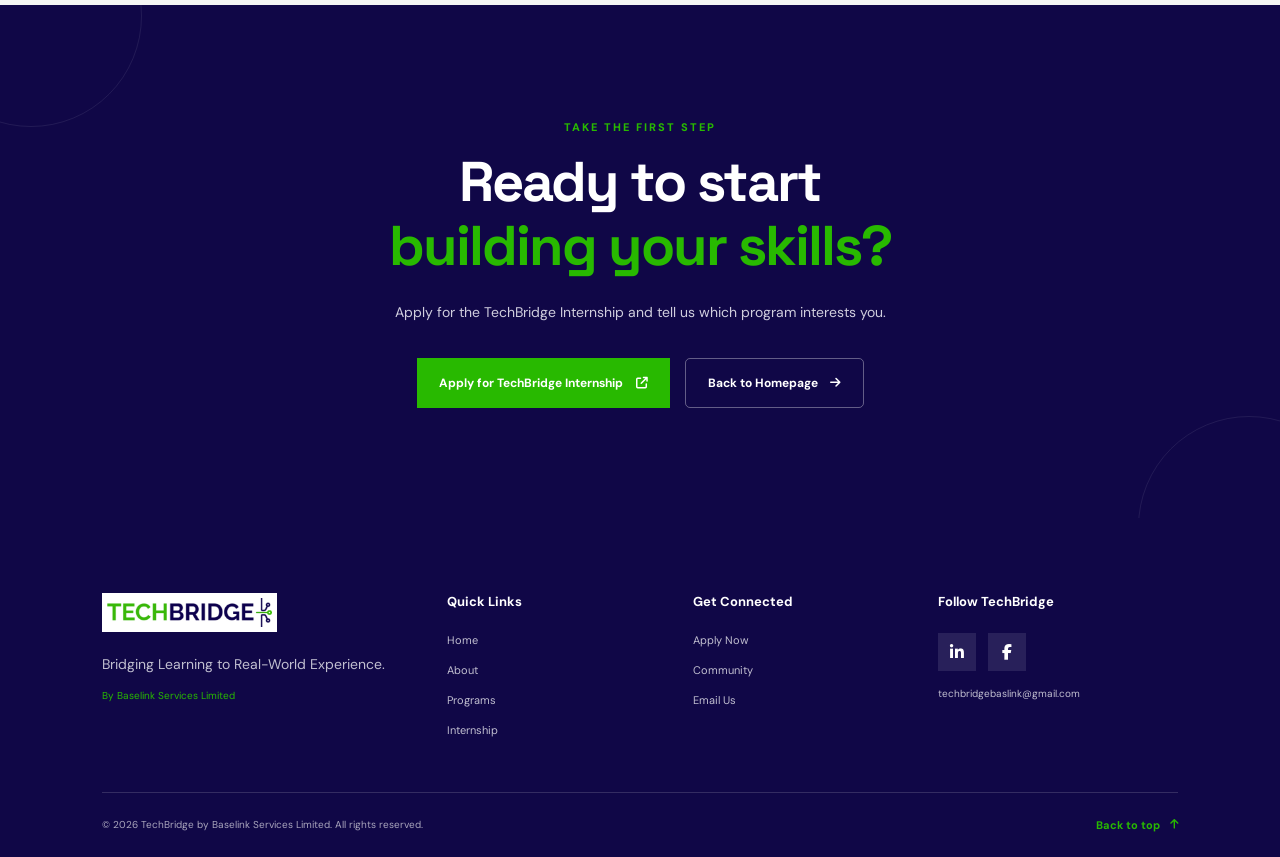
<file: programs.html>
<!DOCTYPE html>
<html lang="en">

<head>
    <meta charset="UTF-8">
    <meta name="viewport" content="width=device-width, initial-scale=1.0">
    <title>Programs | TechBridge</title>
    <meta name="description" content="Explore TechBridge's practical Web Development and Data Analytics programs and apply for the TechBridge internship.">

    <!-- Google Fonts -->
    <link rel="preconnect" href="https://fonts.googleapis.com">
    <link rel="preconnect" href="https://fonts.gstatic.com" crossorigin>
    <link href="https://fonts.googleapis.com/css2?family=DM+Sans:wght@400;500;600;700;800&family=Space+Grotesk:wght@400;500;600;700&display=swap" rel="stylesheet">

    <!-- Font Awesome -->
    <link rel="stylesheet" href="https://cdnjs.cloudflare.com/ajax/libs/font-awesome/6.7.2/css/all.min.css">

    <!-- Task 1 styles first, then the Programs additions -->
    <link rel="stylesheet" href="styles.css">
    <link rel="stylesheet" href="programs.css">
</head>

<body>

    <!-- NAVIGATION -->
    <header class="header">
        <nav class="navbar">

            <a href="index.html" class="logo">
                <img src="images/techbridge-logo.png" alt="TechBridge Logo">
            </a>

            <ul class="nav-links">
                <li><a href="index.html">Home</a></li>
                <li><a href="index.html#about">About</a></li>
                <li><a href="programs.html" class="active" aria-current="page">Programs</a></li>
                <li><a href="roadmap.html">Internship</a></li>
                <li><a href="challenges.html">Challenges</a></li>
                <li><a href="index.html#community">Community</a></li>
                <li><a href="index.html#contact">Contact</a></li>
            </ul>

            <a href="https://forms.gle/8EbdSy5ttGfLZfjv5" class="nav-button" target="_blank" rel="noopener noreferrer">
                Apply Now <i class="fa-solid fa-arrow-up-right-from-square"></i>
            </a>

            <!-- Mobile Navigation -->
            <details class="mobile-navigation">
                <summary>
                    <i class="fa-solid fa-bars"></i>
                </summary>

                <div class="mobile-links">
                    <a href="index.html">Home</a>
                    <a href="#about">About</a>
                    <a href="programs.html">Programs</a>
                    <a href="roadmap.html">Internship</a>
                    <a href="challenges.html">Challenges</a>
                    <a href="#community">Community</a>
                    <a href="#contact">Contact</a>
                    <a href="https://forms.gle/8EbdSy5ttGfLZfjv5" target="_blank" rel="noopener noreferrer">Apply Now</a>
                </div>
            </details>

        </nav>
    </header>


    <main>

        <!-- PROGRAMS OVERVIEW -->
        <section class="page-hero" id="top">

            <div class="page-hero-content">

                <div class="hero-label">
                    <span class="status-dot"></span>
                    Practical learning programs
                </div>

                <h1>
                    Learn by doing,
                    <span>not just reading.</span>
                </h1>

                <p class="hero-description">
                    TechBridge programs are built around practical skills.
                    You work with the tools and tasks used in real technology
                    roles, so what you learn connects directly to real-world
                    experience. Two programs are currently open. Choose the one
                    that fits how you like to solve problems.
                </p>

                <div class="hero-buttons">
                    <a href="#web-development" class="primary-button">
                        Web Development
                        <i class="fa-solid fa-arrow-down"></i>
                    </a>

                    <a href="#data-analytics" class="secondary-button">
                        Data Analytics
                        <i class="fa-solid fa-arrow-down"></i>
                    </a>
                </div>

            </div>

            <!-- Quick chooser -->
            <div class="path-chooser">

                <a href="#web-development" class="path-card path-web">
                    <span class="path-icon"><i class="fa-solid fa-code"></i></span>
                    <div>
                        <strong>Web Development</strong>
                        <p>Designing and building websites and web applications</p>
                    </div>
                    <i class="fa-solid fa-arrow-right path-arrow"></i>
                </a>

                <a href="#data-analytics" class="path-card path-data">
                    <span class="path-icon"><i class="fa-solid fa-chart-line"></i></span>
                    <div>
                        <strong>Data Analytics</strong>
                        <p>Working with data and extracting insights</p>
                    </div>
                    <i class="fa-solid fa-arrow-right path-arrow"></i>
                </a>

            </div>

        </section>


        <!-- WEB DEVELOPMENT -->
        <section class="program-detail web-detail section-padding" id="web-development">

            <div class="detail-image">
                <img src="images/web-development.png" alt="Web development illustration">
                <span class="program-number">PROGRAM 01</span>
            </div>

            <div class="detail-body">

                <span class="section-label">DESIGN AND BUILD</span>

                <h2>Web Development</h2>

                <p class="detail-intro">
                    Learn how websites are made, from the structure of a page
                    to how it looks and behaves. You will build web projects,
                    keep track of your work with Git and GitHub, and develop the
                    skills to create websites and web applications.
                </p>

                <h3>Skills you will develop</h3>

                <ul class="skill-list">
                    <li><i class="fa-brands fa-html5"></i> HTML</li>
                    <li><i class="fa-brands fa-css3-alt"></i> CSS</li>
                    <li><i class="fa-brands fa-js"></i> JavaScript</li>
                    <li><i class="fa-brands fa-github"></i> Git/GitHub</li>
                    <li><i class="fa-solid fa-laptop-code"></i> Building web projects</li>
                </ul>

                <h3>A good fit if you</h3>

                <ul class="fit-list">
                    <li>like making things you can see and click</li>
                    <li>care about how a page looks and feels</li>
                    <li>want to turn ideas into working websites</li>
                </ul>

                <a href="https://forms.gle/8EbdSy5ttGfLZfjv5" class="primary-button" target="_blank" rel="noopener noreferrer">
                    Apply for TechBridge Internship
                    <i class="fa-solid fa-arrow-up-right-from-square"></i>
                </a>

            </div>

        </section>


        <!-- DATA ANALYTICS -->
        <section class="program-detail data-detail section-padding" id="data-analytics">

            <div class="detail-image">
                <img src="images/data-analytics.png" alt="Data analytics illustration">
                <span class="program-number">PROGRAM 02</span>
            </div>

            <div class="detail-body">

                <span class="section-label">ANALYZE AND EXPLAIN</span>

                <h2>Data Analytics</h2>

                <p class="detail-intro">
                    Learn how to take real-world data, clean it, explore it and
                    turn it into information a business can act on. You will
                    practise the whole path from raw spreadsheet to clear,
                    useful findings.
                </p>

                <h3>Skills you will develop</h3>

                <ul class="skill-list">
                    <li><i class="fa-solid fa-table"></i> Spreadsheet analysis</li>
                    <li><i class="fa-solid fa-broom"></i> Data cleaning</li>
                    <li><i class="fa-solid fa-database"></i> SQL</li>
                    <li><i class="fa-solid fa-chart-column"></i> Data visualization</li>
                    <li><i class="fa-solid fa-briefcase"></i> Business-focused analysis</li>
                </ul>

                <h3>A good fit if you</h3>

                <ul class="fit-list">
                    <li>like spotting patterns and asking why</li>
                    <li>enjoy numbers, spreadsheets and charts</li>
                    <li>want to help teams make better decisions</li>
                </ul>

                <a href="https://forms.gle/8EbdSy5ttGfLZfjv5" class="primary-button" target="_blank" rel="noopener noreferrer">
                    Apply for TechBridge Internship
                    <i class="fa-solid fa-arrow-up-right-from-square"></i>
                </a>

            </div>

        </section>


        <!-- COMPARISON -->
        <section class="compare section-padding" id="compare">

            <div class="section-heading">
                <span class="section-label">NOT SURE YET?</span>

                <h2>
                    Compare the
                    <span>two programs.</span>
                </h2>
            </div>

            <div class="table-wrap">
                <table>
                    <caption class="sr-only">Comparison of the Web Development and Data Analytics programs</caption>
                    <thead>
                        <tr>
                            <th scope="col"><span class="sr-only">Feature</span></th>
                            <th scope="col" class="col-web">Web Development</th>
                            <th scope="col" class="col-data">Data Analytics</th>
                        </tr>
                    </thead>
                    <tbody>
                        <tr>
                            <th scope="row">Main focus</th>
                            <td>Designing and building websites and web applications</td>
                            <td>Working with data and extracting insights</td>
                        </tr>
                        <tr>
                            <th scope="row">Core skills</th>
                            <td>HTML, CSS, JavaScript, Git/GitHub</td>
                            <td>Spreadsheets, data cleaning, SQL, data visualization</td>
                        </tr>
                        <tr>
                            <th scope="row">You will practise</th>
                            <td>Building web projects</td>
                            <td>Business-focused analysis</td>
                        </tr>
                        <tr>
                            <th scope="row">A good fit if you like</th>
                            <td>Creating things people can see and use</td>
                            <td>Finding patterns and answering questions</td>
                        </tr>
                    </tbody>
                </table>
            </div>

        </section>


        <!-- CALL TO ACTION -->
        <section class="programs-cta section-padding" id="apply">

            <div class="programs-cta-content">

                <span class="section-label">TAKE THE FIRST STEP</span>

                <h2>
                    Ready to start
                    <span>building your skills?</span>
                </h2>

                <p>
                    Apply for the TechBridge Internship and tell us which
                    program interests you.
                </p>

                <div class="hero-buttons">
                    <a href="https://forms.gle/8EbdSy5ttGfLZfjv5" class="primary-button" target="_blank" rel="noopener noreferrer">
                        Apply for TechBridge Internship
                        <i class="fa-solid fa-arrow-up-right-from-square"></i>
                    </a>

                    <a href="index.html" class="light-button">
                        Back to Homepage
                        <i class="fa-solid fa-arrow-right"></i>
                    </a>
                </div>

            </div>

        </section>

    </main>


    <!-- FOOTER -->
    <footer class="footer" id="contact">

        <div class="footer-main">

            <div class="footer-brand">

                <a href="index.html" class="footer-logo">
                    <img src="images/techbridge-logo.png" alt="TechBridge Logo">
                </a>

                <p>
                    Bridging Learning to Real-World Experience.
                </p>

                <span class="footer-company">
                    By Baselink Services Limited
                </span>

            </div>


            <div class="footer-links">

                <h4>Quick Links</h4>

                <a href="index.html">Home</a>
                <a href="index.html#about">About</a>
                <a href="programs.html">Programs</a>
                <a href="roadmap.html">Internship</a>

            </div>


            <div class="footer-links">

                <h4>Get Connected</h4>

                <a href="https://forms.gle/8EbdSy5ttGfLZfjv5" target="_blank" rel="noopener noreferrer">Apply Now</a>
                <a href="index.html#community">Community</a>
                <a href="mailto:techbridgebaslink@gmail.com">
                    Email Us
                </a>

            </div>


            <div class="footer-social">

                <h4>Follow TechBridge</h4>

                <div class="social-icons">

                    <a href="https://www.linkedin.com/company/techbridge-services/" target="_blank" rel="noopener noreferrer" aria-label="TechBridge on LinkedIn">
                        <i class="fa-brands fa-linkedin-in"></i>
                    </a>

                    <a href="https://www.facebook.com/p/Baselink-Services-100066771475783/" target="_blank" rel="noopener noreferrer" aria-label="Baselink Services on Facebook">
                        <i class="fa-brands fa-facebook-f"></i>
                    </a>

                </div>

                <p>techbridgebaslink@gmail.com</p>

            </div>

        </div>


        <div class="footer-bottom">

            <p>
                &copy; 2026 TechBridge by Baselink Services Limited.
                All rights reserved.
            </p>

            <a href="#top">
                Back to top
                <i class="fa-solid fa-arrow-up"></i>
            </a>

        </div>

    </footer>

</body>
</html>
</file>
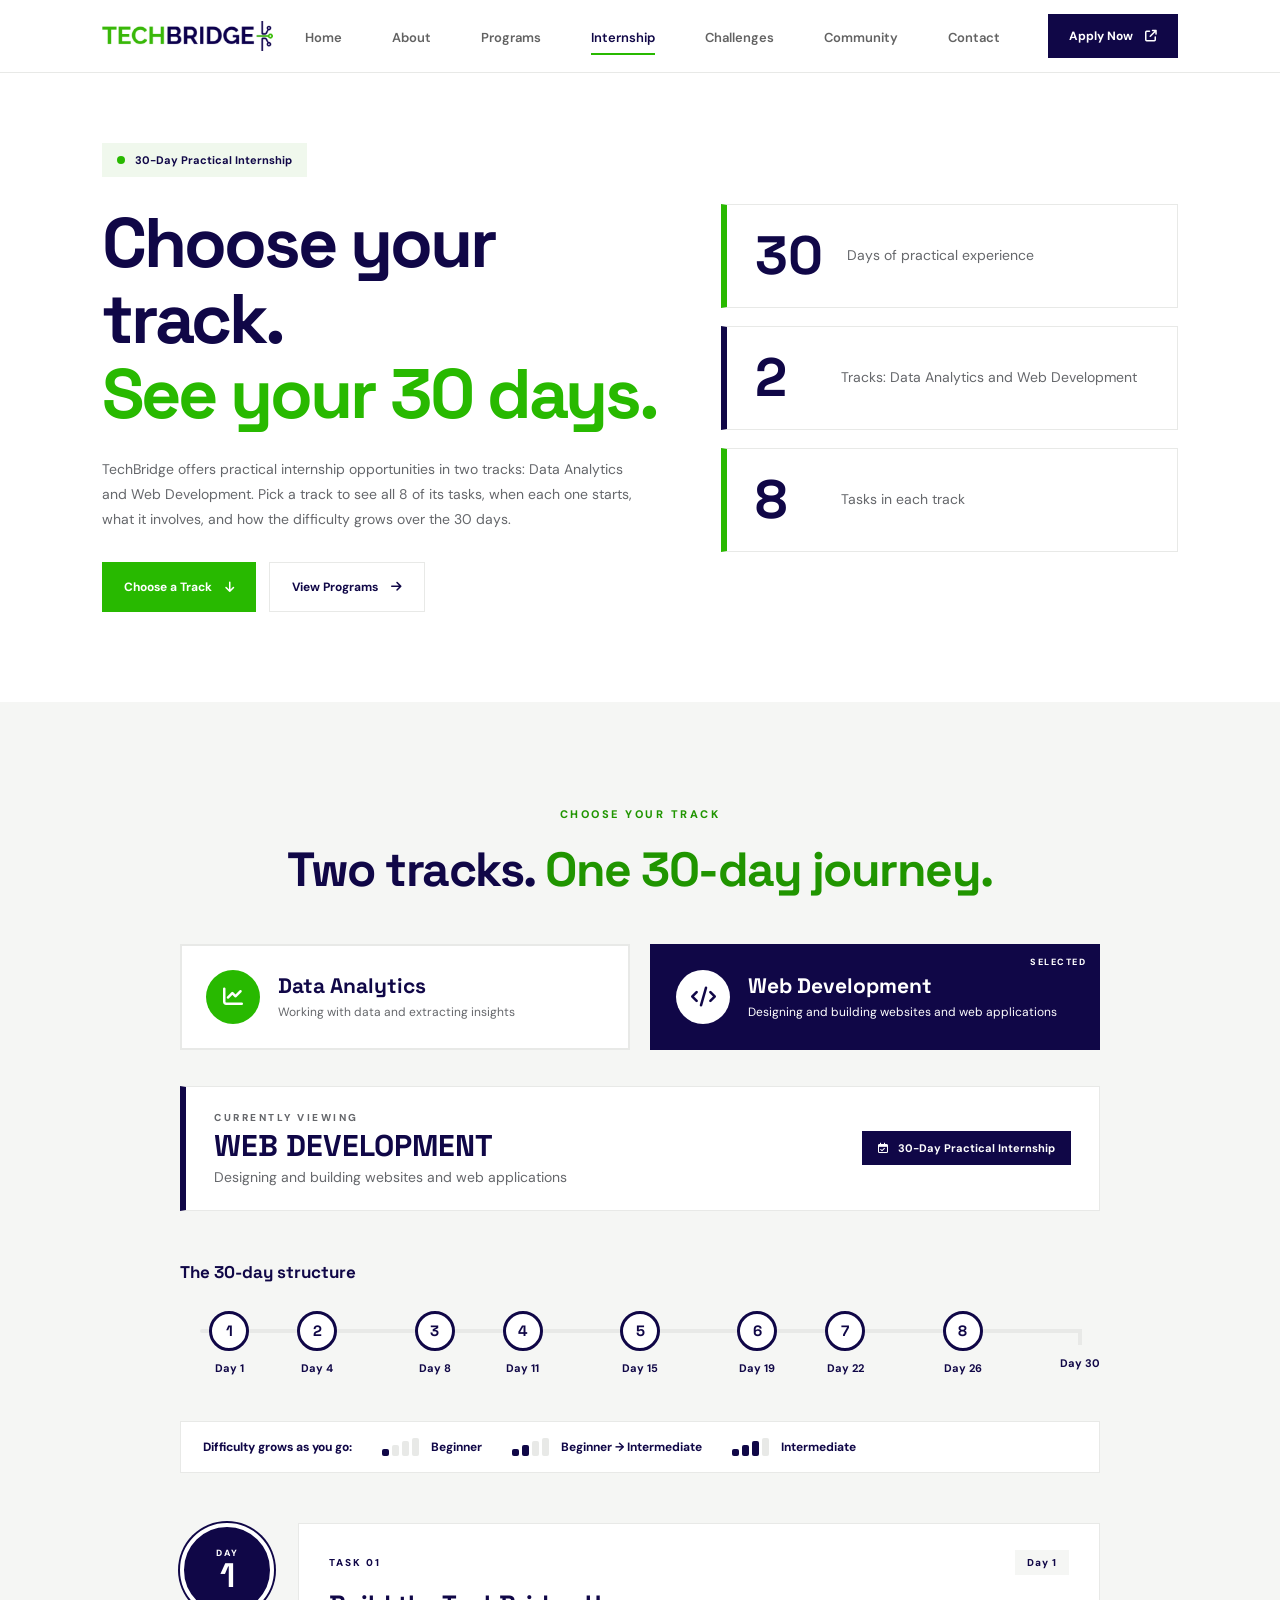
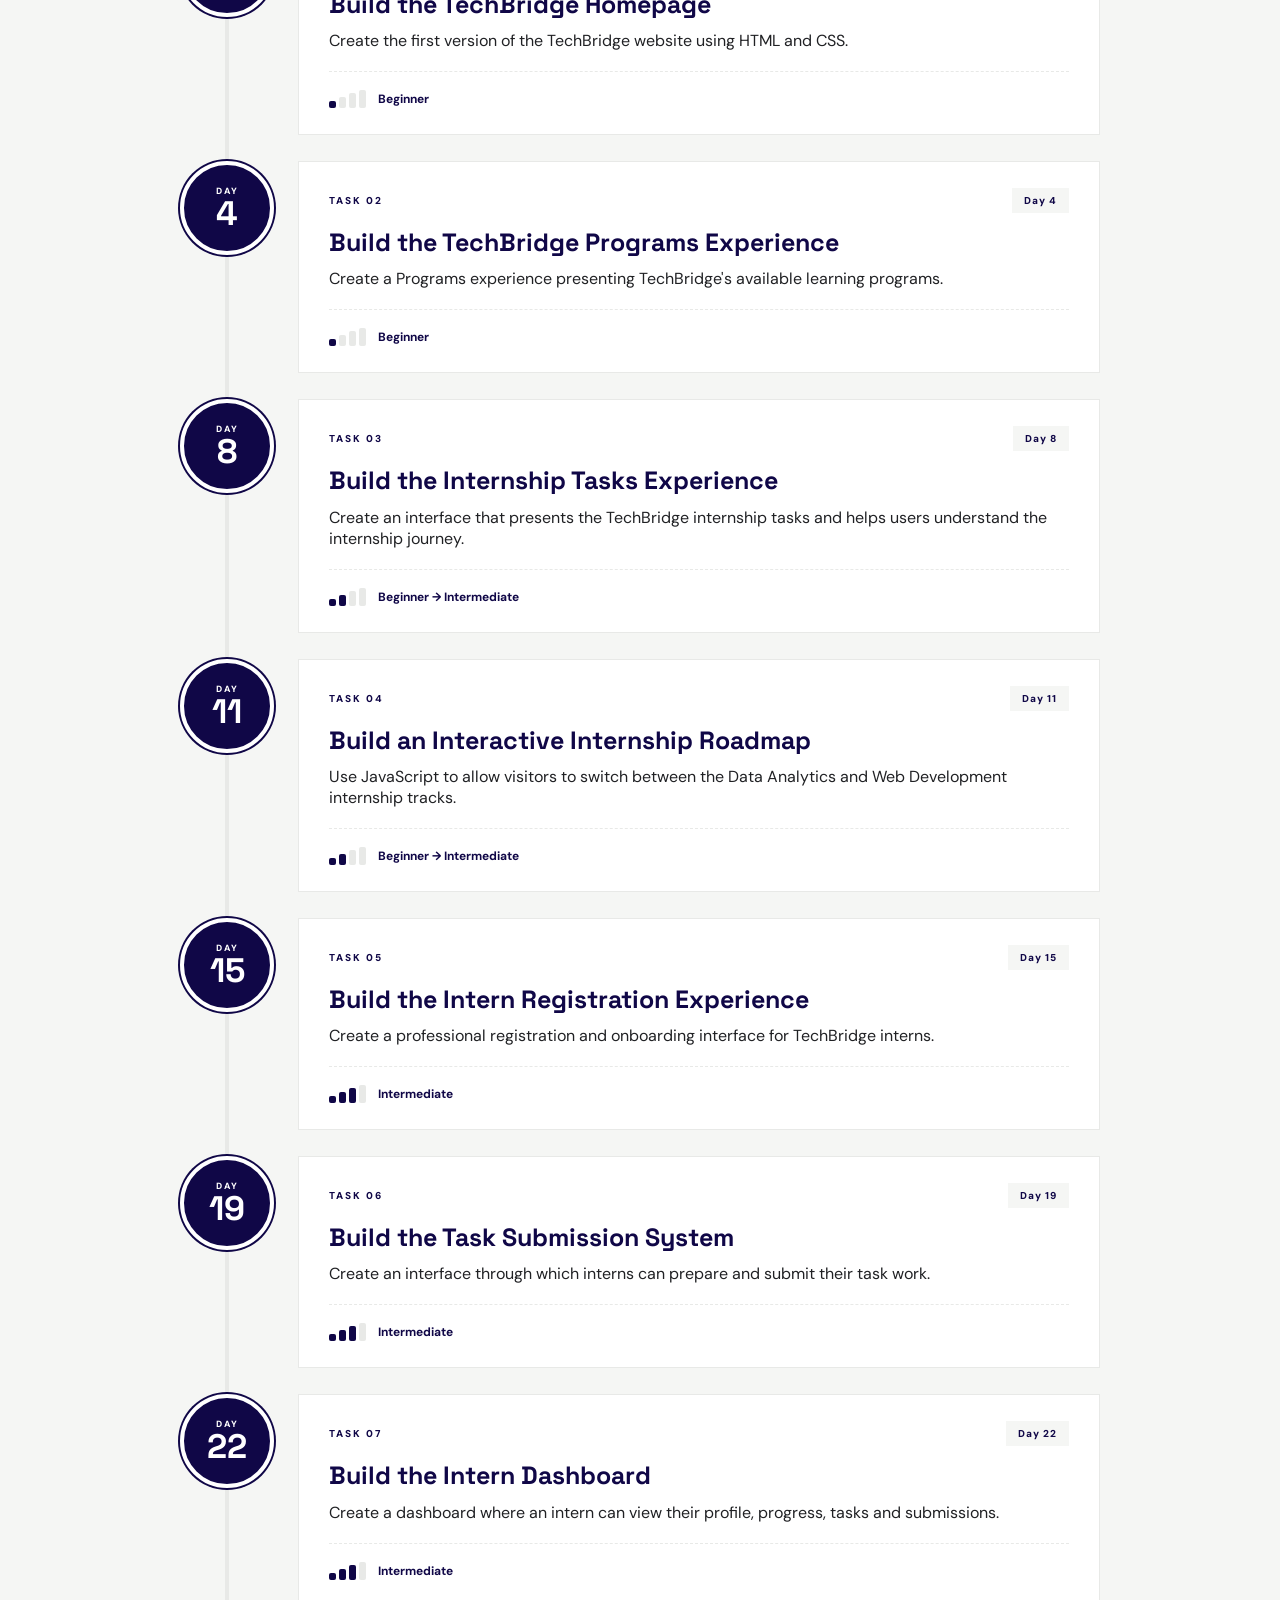
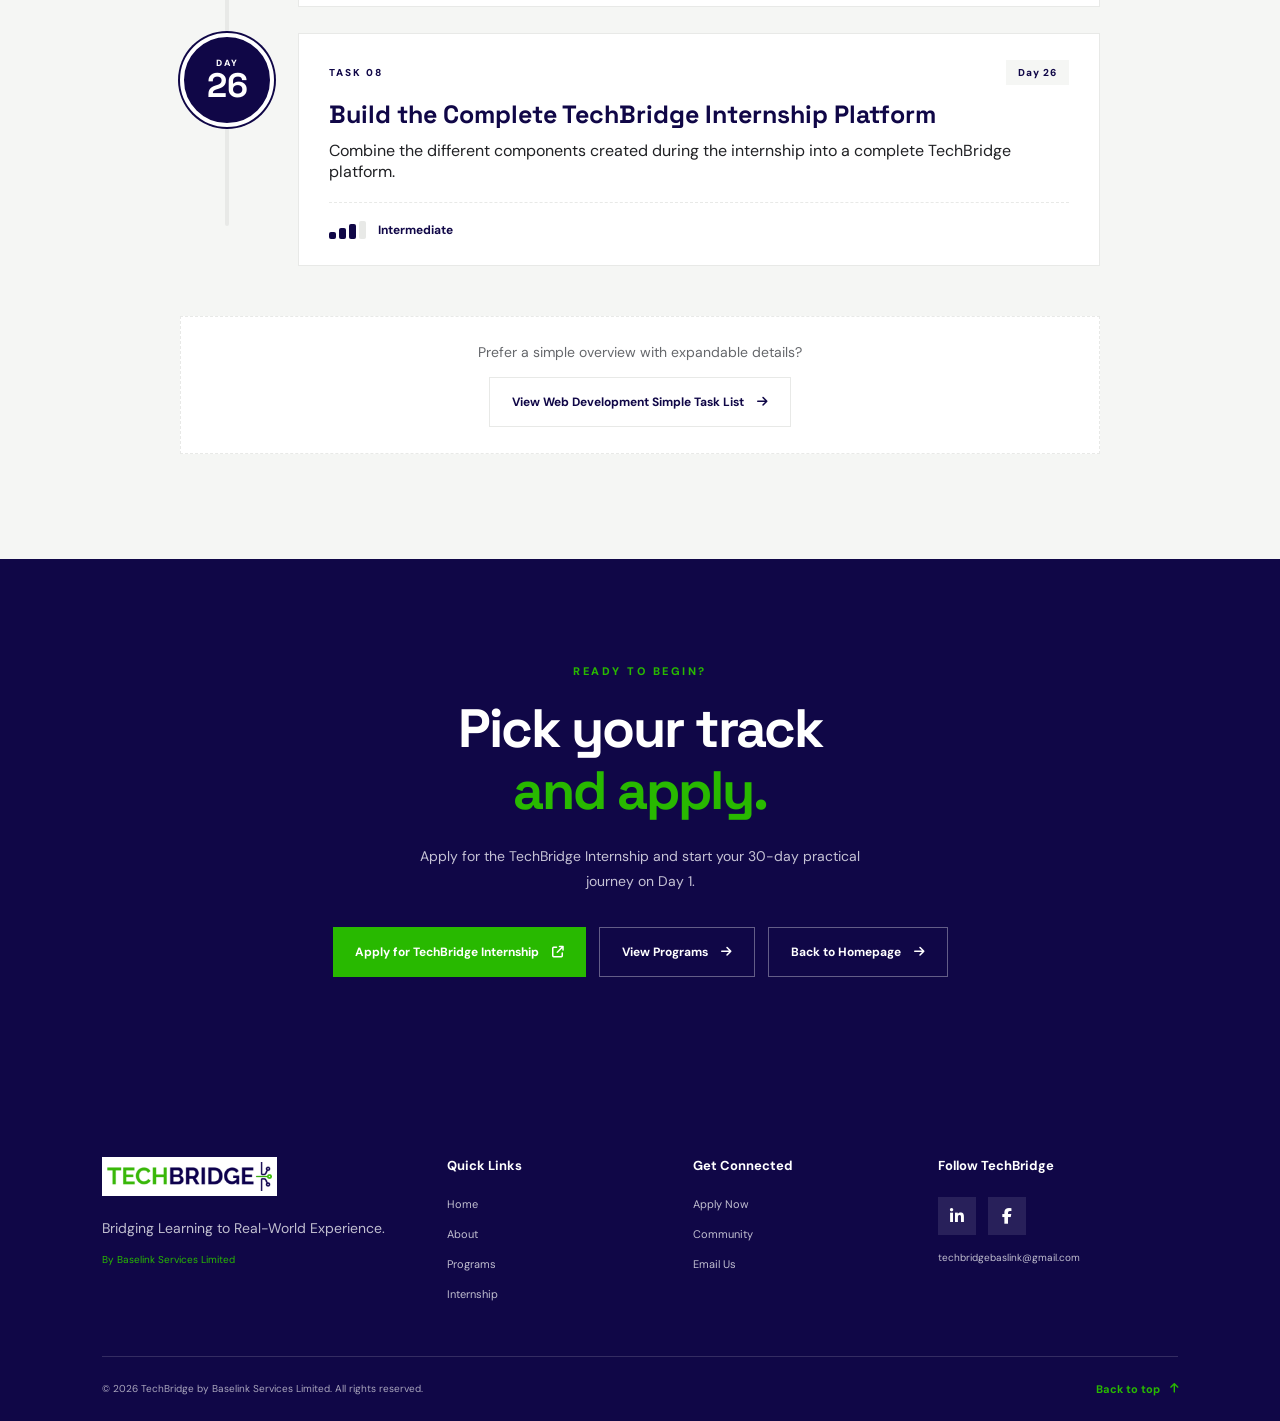
<file: roadmap.html>
<!DOCTYPE html>
<html lang="en">

<head>
    <meta charset="UTF-8">
    <meta name="viewport" content="width=device-width, initial-scale=1.0">
    <title>Internship Roadmap | TechBridge</title>
    <meta name="description" content="Choose the Data Analytics or Web Development track and explore the 8 tasks of the TechBridge 30-day practical internship.">

    <!-- Google Fonts -->
    <link rel="preconnect" href="https://fonts.googleapis.com">
    <link rel="preconnect" href="https://fonts.gstatic.com" crossorigin>
    <link href="https://fonts.googleapis.com/css2?family=DM+Sans:wght@400;500;600;700;800&family=Space+Grotesk:wght@400;500;600;700&display=swap" rel="stylesheet">

    <!-- Font Awesome -->
    <link rel="stylesheet" href="https://cdnjs.cloudflare.com/ajax/libs/font-awesome/6.7.2/css/all.min.css">

    <!-- Shared styles, Task 3 roadmap styles, then Task 4 additions -->
    <link rel="stylesheet" href="styles.css">
    <link rel="stylesheet" href="tasks.css">
    <link rel="stylesheet" href="roadmap.css">
</head>

<body>

    <!-- NAVIGATION -->
    <header class="header">
        <nav class="navbar">

            <a href="index.html" class="logo">
                <img src="images/techbridge-logo.png" alt="TechBridge Logo">
            </a>

            <ul class="nav-links">
                <li><a href="index.html">Home</a></li>
                <li><a href="index.html#about">About</a></li>
                <li><a href="programs.html">Programs</a></li>
                <li><a href="roadmap.html" class="active" aria-current="page">Internship</a></li>
                <li><a href="challenges.html">Challenges</a></li>
                <li><a href="index.html#community">Community</a></li>
                <li><a href="#contact">Contact</a></li>
            </ul>

            <a href="https://forms.gle/8EbdSy5ttGfLZfjv5" class="nav-button" target="_blank" rel="noopener noreferrer">
                Apply Now <i class="fa-solid fa-arrow-up-right-from-square"></i>
            </a>

            <!-- Mobile Navigation -->
            <details class="mobile-navigation">
                <summary>
                    <i class="fa-solid fa-bars"></i>
                </summary>

                <div class="mobile-links">
                    <a href="index.html">Home</a>
                    <a href="index.html#about">About</a>
                    <a href="programs.html">Programs</a>
                    <a href="roadmap.html">Internship</a>
                    <a href="challenges.html">Challenges</a>
                    <a href="index.html#community">Community</a>
                    <a href="#contact">Contact</a>
                    <a href="https://forms.gle/8EbdSy5ttGfLZfjv5" target="_blank" rel="noopener noreferrer">Apply Now</a>
                </div>
            </details>

        </nav>
    </header>


    <main>

        <!-- INTRODUCTION -->
        <section class="page-hero" id="top">

            <div class="page-hero-content">

                <div class="hero-label">
                    <span class="status-dot"></span>
                    30-Day Practical Internship
                </div>

                <h1>
                    Choose your track.
                    <span>See your 30 days.</span>
                </h1>

                <p class="hero-description">
                    TechBridge offers practical internship opportunities in two
                    tracks: Data Analytics and Web Development. Pick a track to
                    see all 8 of its tasks, when each one starts, what it
                    involves, and how the difficulty grows over the 30 days.
                </p>

                <div class="hero-buttons">
                    <a href="#roadmap" class="primary-button">
                        Choose a Track
                        <i class="fa-solid fa-arrow-down"></i>
                    </a>

                    <a href="programs.html" class="secondary-button">
                        View Programs
                        <i class="fa-solid fa-arrow-right"></i>
                    </a>
                </div>

            </div>

            <div class="stat-stack">

                <div class="stat-tile">
                    <strong>30</strong>
                    <span>Days of practical experience</span>
                </div>

                <div class="stat-tile">
                    <strong>2</strong>
                    <span>Tracks: Data Analytics and Web Development</span>
                </div>

                <div class="stat-tile">
                    <strong>8</strong>
                    <span>Tasks in each track</span>
                </div>

            </div>

        </section>


        <!-- INTERACTIVE ROADMAP -->
        <section class="roadmap roadmap-app section-padding" id="roadmap" data-track="web">

            <div class="section-heading">
                <span class="section-label">CHOOSE YOUR TRACK</span>

                <h2>
                    Two tracks.
                    <span>One 30-day journey.</span>
                </h2>
            </div>

            <!-- Track buttons -->
            <div class="track-switch" role="tablist" aria-label="Choose an internship track">

                <button class="track-btn" id="tab-data" role="tab" data-track="data"
                        aria-selected="false" aria-controls="taskList" tabindex="-1">
                    <span class="track-icon"><i class="fa-solid fa-chart-line"></i></span>
                    <span class="track-text">
                        <strong>Data Analytics</strong>
                        <small>Working with data and extracting insights</small>
                    </span>
                </button>

                <button class="track-btn" id="tab-web" role="tab" data-track="web"
                        aria-selected="true" aria-controls="taskList">
                    <span class="track-icon"><i class="fa-solid fa-code"></i></span>
                    <span class="track-text">
                        <strong>Web Development</strong>
                        <small>Designing and building websites and web applications</small>
                    </span>
                </button>

            </div>

            <!-- Currently viewing -->
            <div class="viewing">
                <div>
                    <p class="viewing-label">CURRENTLY VIEWING</p>
                    <h3 id="viewingName">WEB DEVELOPMENT</h3>
                    <p id="viewingText">Designing and building websites and web applications</p>
                </div>
                <span class="viewing-badge"><i class="fa-regular fa-calendar-check"></i> 30-Day Practical Internship</span>
            </div>

            <!-- 30-day structure -->
            <div class="timeline-wrap">
                <h4 class="mini-title">The 30-day structure</h4>

                <div class="journey-track" role="img" aria-label="Timeline showing tasks starting on days 1, 4, 8, 11, 15, 19, 22 and 26 of the 30 days">
                    <div class="track-line"></div>

                    <span class="track-mark" style="left: 3.33%"><i>1</i><small>Day 1</small></span>
                    <span class="track-mark" style="left: 13.33%"><i>2</i><small>Day 4</small></span>
                    <span class="track-mark" style="left: 26.67%"><i>3</i><small>Day 8</small></span>
                    <span class="track-mark" style="left: 36.67%"><i>4</i><small>Day 11</small></span>
                    <span class="track-mark" style="left: 50%"><i>5</i><small>Day 15</small></span>
                    <span class="track-mark" style="left: 63.33%"><i>6</i><small>Day 19</small></span>
                    <span class="track-mark" style="left: 73.33%"><i>7</i><small>Day 22</small></span>
                    <span class="track-mark" style="left: 86.67%"><i>8</i><small>Day 26</small></span>
                    <span class="track-end"><small>Day 30</small></span>
                </div>
            </div>

            <!-- Difficulty key -->
            <div class="difficulty-key">
                <span class="key-title">Difficulty grows as you go:</span>

                <span class="difficulty" data-level="1">
                    <span class="meter"><i></i><i></i><i></i><i></i></span>
                    Beginner
                </span>

                <span class="difficulty" data-level="2">
                    <span class="meter"><i></i><i></i><i></i><i></i></span>
                    Beginner → Intermediate
                </span>

                <span class="difficulty" data-level="3">
                    <span class="meter"><i></i><i></i><i></i><i></i></span>
                    Intermediate
                </span>
            </div>

            <!-- The 8 tasks are created here by roadmap.js -->
            <ol class="task-list" id="taskList" role="tabpanel" aria-live="polite"></ol>

            <noscript>
                <p class="no-js">Please turn on JavaScript to switch between the internship tracks.</p>
            </noscript>

            <!-- Link to the Task 3 page -->
            <div class="other-view">
                <p>Prefer a simple overview with expandable details?</p>
                <a href="tasks.html" class="secondary-button">
                    View Web Development Simple Task List
                    <i class="fa-solid fa-arrow-right"></i>
                </a>
            </div>

        </section>


        <!-- CALL TO ACTION -->
        <section class="tasks-cta section-padding" id="apply">

            <div class="tasks-cta-content">

                <span class="section-label">READY TO BEGIN?</span>

                <h2>
                    Pick your track
                    <span>and apply.</span>
                </h2>

                <p>
                    Apply for the TechBridge Internship and start your 30-day
                    practical journey on Day 1.
                </p>

                <div class="hero-buttons">
                    <a href="https://forms.gle/8EbdSy5ttGfLZfjv5" class="primary-button" target="_blank" rel="noopener noreferrer">
                        Apply for TechBridge Internship
                        <i class="fa-solid fa-arrow-up-right-from-square"></i>
                    </a>

                    <a href="programs.html" class="light-button">
                        View Programs
                        <i class="fa-solid fa-arrow-right"></i>
                    </a>

                    <a href="index.html" class="light-button">
                        Back to Homepage
                        <i class="fa-solid fa-arrow-right"></i>
                    </a>
                </div>

            </div>

        </section>

    </main>


    <!-- FOOTER -->
    <footer class="footer" id="contact">

        <div class="footer-main">

            <div class="footer-brand">

                <a href="index.html" class="footer-logo">
                    <img src="images/techbridge-logo.png" alt="TechBridge Logo">
                </a>

                <p>
                    Bridging Learning to Real-World Experience.
                </p>

                <span class="footer-company">
                    By Baselink Services Limited
                </span>

            </div>


            <div class="footer-links">

                <h4>Quick Links</h4>

                <a href="index.html">Home</a>
                <a href="index.html#about">About</a>
                <a href="programs.html">Programs</a>
                <a href="roadmap.html">Internship</a>

            </div>


            <div class="footer-links">

                <h4>Get Connected</h4>

                <a href="https://forms.gle/8EbdSy5ttGfLZfjv5" target="_blank" rel="noopener noreferrer">Apply Now</a>
                <a href="index.html#community">Community</a>
                <a href="mailto:techbridgebaslink@gmail.com">
                    Email Us
                </a>

            </div>


            <div class="footer-social">

                <h4>Follow TechBridge</h4>

                <div class="social-icons">

                    <a href="https://www.linkedin.com/company/techbridge-services/" target="_blank" rel="noopener noreferrer" aria-label="TechBridge on LinkedIn">
                        <i class="fa-brands fa-linkedin-in"></i>
                    </a>

                    <a href="https://www.facebook.com/p/Baselink-Services-100066771475783/" target="_blank" rel="noopener noreferrer" aria-label="Baselink Services on Facebook">
                        <i class="fa-brands fa-facebook-f"></i>
                    </a>

                </div>

                <p>techbridgebaslink@gmail.com</p>

            </div>

        </div>


        <div class="footer-bottom">

            <p>
                &copy; 2026 TechBridge by Baselink Services Limited.
                All rights reserved.
            </p>

            <a href="#top">
                Back to top
                <i class="fa-solid fa-arrow-up"></i>
            </a>

        </div>

    </footer>

    <script src="roadmap.js"></script>
</body>
</html>
</file>
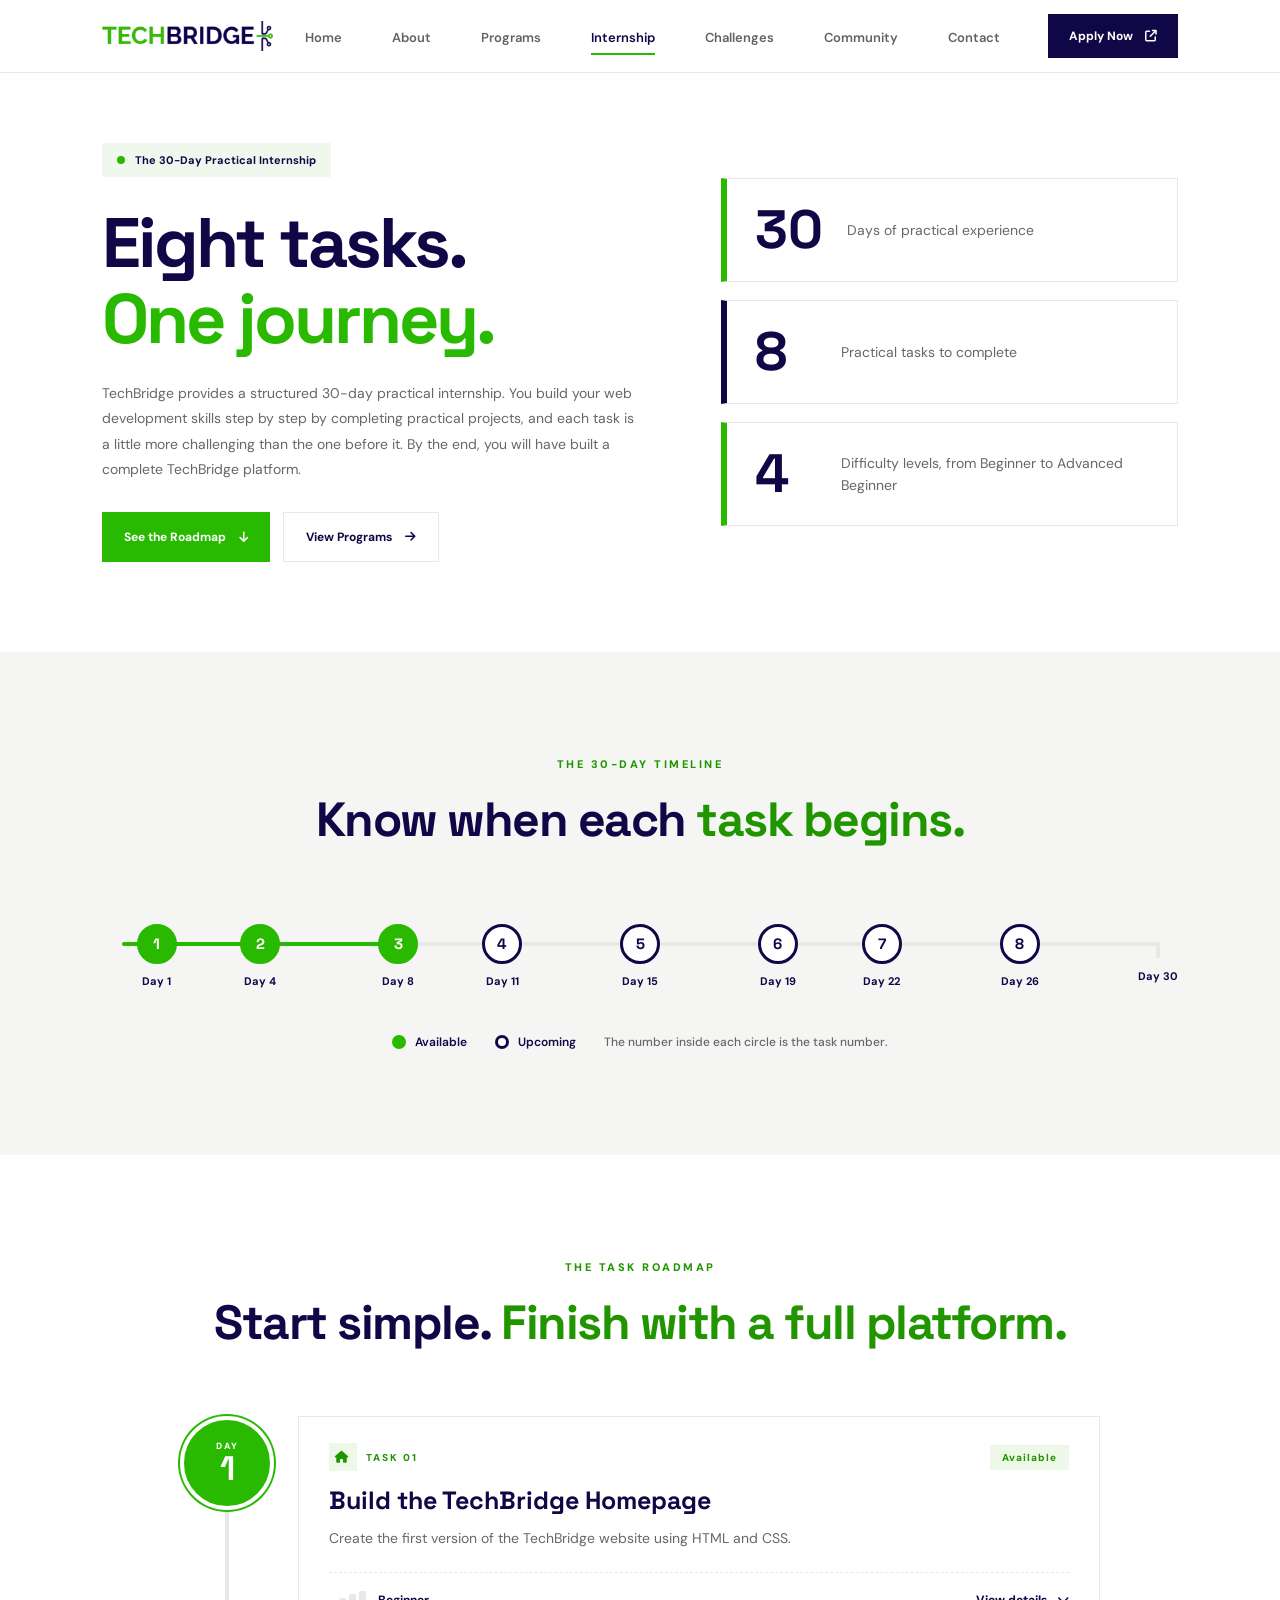
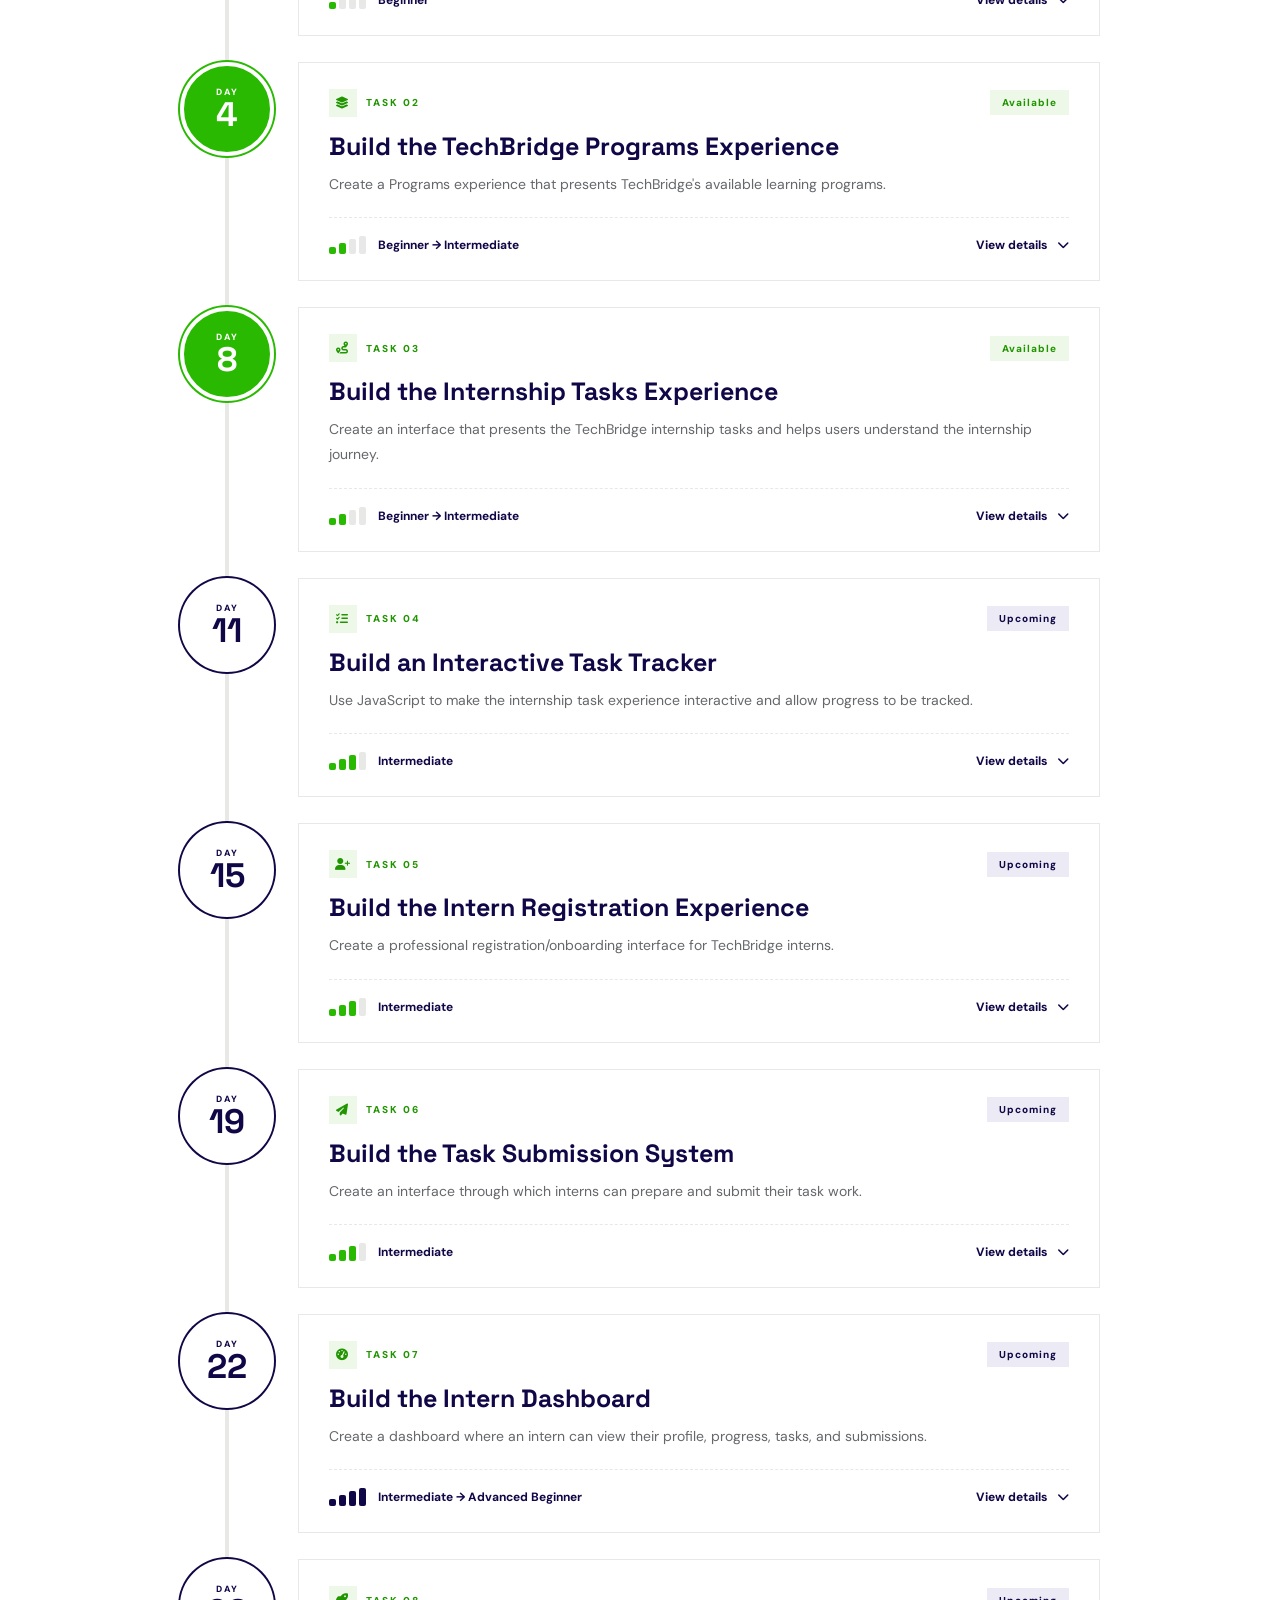
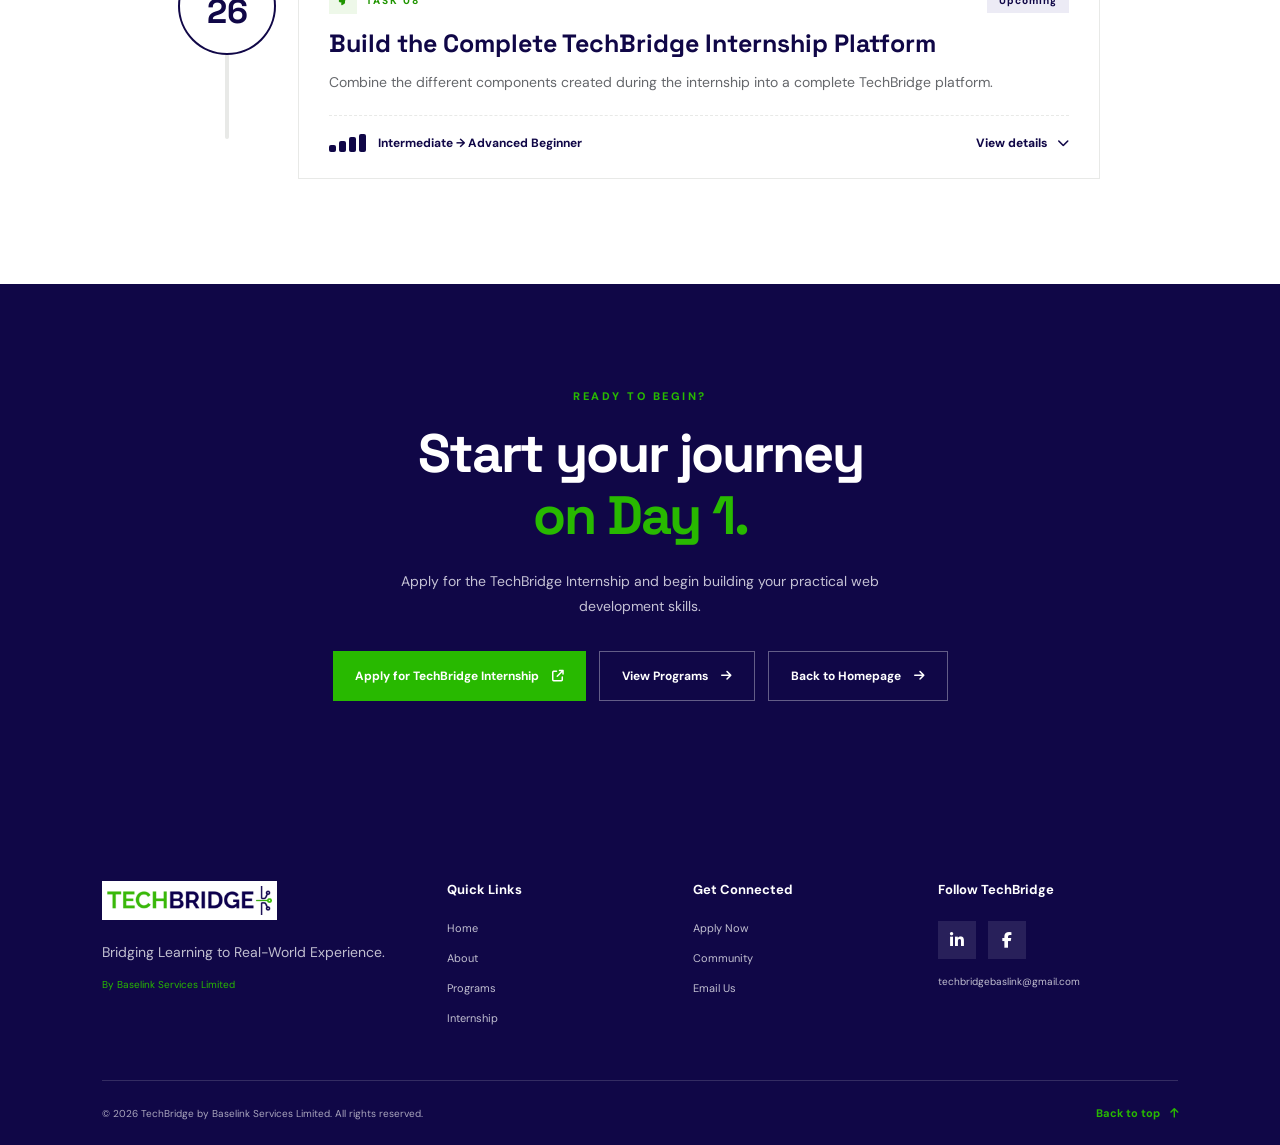
<file: tasks.html>
<!DOCTYPE html>
<html lang="en">

<head>
    <meta charset="UTF-8">
    <meta name="viewport" content="width=device-width, initial-scale=1.0">
    <title>Internship Tasks | TechBridge</title>
    <meta name="description" content="See all 8 tasks in the TechBridge 30-day practical internship, when each one starts, and how the difficulty grows.">

    <!-- Google Fonts -->
    <link rel="preconnect" href="https://fonts.googleapis.com">
    <link rel="preconnect" href="https://fonts.gstatic.com" crossorigin>
    <link href="https://fonts.googleapis.com/css2?family=DM+Sans:wght@400;500;600;700;800&family=Space+Grotesk:wght@400;500;600;700&display=swap" rel="stylesheet">

    <!-- Font Awesome -->
    <link rel="stylesheet" href="https://cdnjs.cloudflare.com/ajax/libs/font-awesome/6.7.2/css/all.min.css">

    <!-- Shared styles first, then the Internship Tasks additions -->
    <link rel="stylesheet" href="styles.css">
    <link rel="stylesheet" href="tasks.css">
</head>

<body>

    <!-- NAVIGATION -->
    <header class="header">
        <nav class="navbar">

            <a href="index.html" class="logo">
                <img src="images/techbridge-logo.png" alt="TechBridge Logo">
            </a>

            <ul class="nav-links">
                <li><a href="index.html">Home</a></li>
                <li><a href="index.html#about">About</a></li>
                <li><a href="programs.html">Programs</a></li>
                <li><a href="roadmap.html" class="active" aria-current="page">Internship</a></li>
                <li><a href="challenges.html">Challenges</a></li>
                <li><a href="index.html#community">Community</a></li>
                <li><a href="#contact">Contact</a></li>
            </ul>

            <a href="https://forms.gle/8EbdSy5ttGfLZfjv5" class="nav-button" target="_blank" rel="noopener noreferrer">
                Apply Now <i class="fa-solid fa-arrow-up-right-from-square"></i>
            </a>

            <!-- Mobile Navigation -->
            <details class="mobile-navigation">
                <summary>
                    <i class="fa-solid fa-bars"></i>
                </summary>

                <div class="mobile-links">
                    <a href="index.html">Home</a>
                    <a href="index.html#about">About</a>
                    <a href="programs.html">Programs</a>
                    <a href="roadmap.html">Internship</a>
                    <a href="challenges.html">Challenges</a>
                    <a href="index.html#community">Community</a>
                    <a href="#contact">Contact</a>
                    <a href="https://forms.gle/8EbdSy5ttGfLZfjv5" target="_blank" rel="noopener noreferrer">Apply Now</a>
                </div>
            </details>

        </nav>
    </header>


    <main>

        <!-- INTERNSHIP INTRODUCTION -->
        <section class="page-hero" id="top">

            <div class="page-hero-content">

                <div class="hero-label">
                    <span class="status-dot"></span>
                    The 30-Day Practical Internship
                </div>

                <h1>
                    Eight tasks.
                    <span>One journey.</span>
                </h1>

                <p class="hero-description">
                    TechBridge provides a structured 30-day practical
                    internship. You build your web development skills step by
                    step by completing practical projects, and each task is
                    a little more challenging than the one before it. By the
                    end, you will have built a complete TechBridge platform.
                </p>

                <div class="hero-buttons">
                    <a href="roadmap.html" class="primary-button">
                        See the Roadmap
                        <i class="fa-solid fa-arrow-down"></i>
                    </a>

                    <a href="programs.html" class="secondary-button">
                        View Programs
                        <i class="fa-solid fa-arrow-right"></i>
                    </a>
                </div>

            </div>

            <div class="stat-stack">

                <div class="stat-tile">
                    <strong>30</strong>
                    <span>Days of practical experience</span>
                </div>

                <div class="stat-tile">
                    <strong>8</strong>
                    <span>Practical tasks to complete</span>
                </div>

                <div class="stat-tile">
                    <strong>4</strong>
                    <span>Difficulty levels, from Beginner to Advanced Beginner</span>
                </div>

            </div>

        </section>


        <!-- 30-DAY PROGRESS BAR -->
        <section class="journey section-padding" aria-labelledby="journey-heading">

            <div class="section-heading">
                <span class="section-label">THE 30-DAY TIMELINE</span>

                <h2 id="journey-heading">
                    Know when each
                    <span>task begins.</span>
                </h2>
            </div>

            <div class="journey-track" role="img" aria-label="Timeline of the 30 days showing tasks starting on days 1, 4, 8, 11, 15, 19, 22 and 26">

                <div class="track-line"></div>

                <span class="track-mark done" style="left: 3.33%"><i>1</i><small>Day 1</small></span>
                <span class="track-mark done" style="left: 13.33%"><i>2</i><small>Day 4</small></span>
                <span class="track-mark done" style="left: 26.67%"><i>3</i><small>Day 8</small></span>
                <span class="track-mark" style="left: 36.67%"><i>4</i><small>Day 11</small></span>
                <span class="track-mark" style="left: 50%"><i>5</i><small>Day 15</small></span>
                <span class="track-mark" style="left: 63.33%"><i>6</i><small>Day 19</small></span>
                <span class="track-mark" style="left: 73.33%"><i>7</i><small>Day 22</small></span>
                <span class="track-mark" style="left: 86.67%"><i>8</i><small>Day 26</small></span>
                <span class="track-end"><small>Day 30</small></span>

            </div>

            <div class="legend">
                <span><i class="legend-dot available"></i> Available</span>
                <span><i class="legend-dot upcoming"></i> Upcoming</span>
                <span class="legend-note">The number inside each circle is the task number.</span>
            </div>

        </section>


        <!-- TASK ROADMAP -->
        <section class="roadmap section-padding" id="roadmap">

            <div class="section-heading">
                <span class="section-label">THE TASK ROADMAP</span>

                <h2>
                    Start simple.
                    <span>Finish with a full platform.</span>
                </h2>
            </div>

            <ol class="task-list">

                <!-- TASK 1 -->
                <li class="task task-available">
                    <div class="task-day">
                        <small>DAY</small>
                        <strong>1</strong>
                    </div>

                    <details class="task-card">
                        <summary>
                            <div class="task-top">
                                <span class="task-number"><i class="fa-solid fa-house"></i> TASK 01</span>
                                <span class="status status-available">Available</span>
                            </div>
                            <h3>Build the TechBridge Homepage</h3>
                            <p>Create the first version of the TechBridge website using HTML and CSS.</p>
                            <div class="task-meta">
                                <span class="difficulty" data-level="1">
                                    <span class="meter"><i></i><i></i><i></i><i></i></span>
                                    Beginner
                                </span>
                                <span class="toggle">View details <i class="fa-solid fa-chevron-down"></i></span>
                            </div>
                        </summary>

                        <div class="task-more">
                            <h4>What you will build</h4>
                            <p>The first version of the TechBridge homepage. This is the foundation that the later tasks grow from.</p>
                            <h4>Tools</h4>
                            <ul class="chips"><li>HTML5</li><li>CSS3</li></ul>
                        </div>
                    </details>
                </li>

                <!-- TASK 2 -->
                <li class="task task-available">
                    <div class="task-day">
                        <small>DAY</small>
                        <strong>4</strong>
                    </div>

                    <details class="task-card">
                        <summary>
                            <div class="task-top">
                                <span class="task-number"><i class="fa-solid fa-layer-group"></i> TASK 02</span>
                                <span class="status status-available">Available</span>
                            </div>
                            <h3>Build the TechBridge Programs Experience</h3>
                            <p>Create a Programs experience that presents TechBridge's available learning programs.</p>
                            <div class="task-meta">
                                <span class="difficulty" data-level="2">
                                    <span class="meter"><i></i><i></i><i></i><i></i></span>
                                    Beginner → Intermediate
                                </span>
                                <span class="toggle">View details <i class="fa-solid fa-chevron-down"></i></span>
                            </div>
                        </summary>

                        <div class="task-more">
                            <h4>What you will build</h4>
                            <p>A Programs page or section that presents the learning programs clearly, and that feels like a natural continuation of your Task 1 homepage.</p>
                            <h4>Tools</h4>
                            <ul class="chips"><li>HTML5</li><li>CSS3</li></ul>
                        </div>
                    </details>
                </li>

                <!-- TASK 3 -->
                <li class="task task-available">
                    <div class="task-day">
                        <small>DAY</small>
                        <strong>8</strong>
                    </div>

                    <details class="task-card">
                        <summary>
                            <div class="task-top">
                                <span class="task-number"><i class="fa-solid fa-route"></i> TASK 03</span>
                                <span class="status status-available">Available</span>
                            </div>
                            <h3>Build the Internship Tasks Experience</h3>
                            <p>Create an interface that presents the TechBridge internship tasks and helps users understand the internship journey.</p>
                            <div class="task-meta">
                                <span class="difficulty" data-level="2">
                                    <span class="meter"><i></i><i></i><i></i><i></i></span>
                                    Beginner → Intermediate
                                </span>
                                <span class="toggle">View details <i class="fa-solid fa-chevron-down"></i></span>
                            </div>
                        </summary>

                        <div class="task-more">
                            <h4>What you will build</h4>
                            <p>An experience that shows all 8 internship tasks, when each one starts, and how the work becomes more challenging over the 30 days.</p>
                            <h4>Tools</h4>
                            <ul class="chips"><li>HTML5</li><li>CSS3</li></ul>
                        </div>
                    </details>
                </li>

                <!-- TASK 4 -->
                <li class="task task-upcoming">
                    <div class="task-day">
                        <small>DAY</small>
                        <strong>11</strong>
                    </div>

                    <details class="task-card">
                        <summary>
                            <div class="task-top">
                                <span class="task-number"><i class="fa-solid fa-list-check"></i> TASK 04</span>
                                <span class="status status-upcoming">Upcoming</span>
                            </div>
                            <h3>Build an Interactive Task Tracker</h3>
                            <p>Use JavaScript to make the internship task experience interactive and allow progress to be tracked.</p>
                            <div class="task-meta">
                                <span class="difficulty" data-level="3">
                                    <span class="meter"><i></i><i></i><i></i><i></i></span>
                                    Intermediate
                                </span>
                                <span class="toggle">View details <i class="fa-solid fa-chevron-down"></i></span>
                            </div>
                        </summary>

                        <div class="task-more">
                            <h4>What you will build</h4>
                            <p>An interactive version of the internship task experience, where progress can be tracked.</p>
                            <h4>Tools</h4>
                            <ul class="chips"><li>JavaScript</li></ul>
                        </div>
                    </details>
                </li>

                <!-- TASK 5 -->
                <li class="task task-upcoming">
                    <div class="task-day">
                        <small>DAY</small>
                        <strong>15</strong>
                    </div>

                    <details class="task-card">
                        <summary>
                            <div class="task-top">
                                <span class="task-number"><i class="fa-solid fa-user-plus"></i> TASK 05</span>
                                <span class="status status-upcoming">Upcoming</span>
                            </div>
                            <h3>Build the Intern Registration Experience</h3>
                            <p>Create a professional registration/onboarding interface for TechBridge interns.</p>
                            <div class="task-meta">
                                <span class="difficulty" data-level="3">
                                    <span class="meter"><i></i><i></i><i></i><i></i></span>
                                    Intermediate
                                </span>
                                <span class="toggle">View details <i class="fa-solid fa-chevron-down"></i></span>
                            </div>
                        </summary>

                        <div class="task-more">
                            <h4>What you will build</h4>
                            <p>A professional registration and onboarding interface for new TechBridge interns.</p>
                            <h4>Key parts</h4>
                            <ul class="chips"><li>Registration</li><li>Onboarding</li></ul>
                        </div>
                    </details>
                </li>

                <!-- TASK 6 -->
                <li class="task task-upcoming">
                    <div class="task-day">
                        <small>DAY</small>
                        <strong>19</strong>
                    </div>

                    <details class="task-card">
                        <summary>
                            <div class="task-top">
                                <span class="task-number"><i class="fa-solid fa-paper-plane"></i> TASK 06</span>
                                <span class="status status-upcoming">Upcoming</span>
                            </div>
                            <h3>Build the Task Submission System</h3>
                            <p>Create an interface through which interns can prepare and submit their task work.</p>
                            <div class="task-meta">
                                <span class="difficulty" data-level="3">
                                    <span class="meter"><i></i><i></i><i></i><i></i></span>
                                    Intermediate
                                </span>
                                <span class="toggle">View details <i class="fa-solid fa-chevron-down"></i></span>
                            </div>
                        </summary>

                        <div class="task-more">
                            <h4>What you will build</h4>
                            <p>An interface where interns prepare their work and then submit it.</p>
                            <h4>Key parts</h4>
                            <ul class="chips"><li>Preparing work</li><li>Submitting work</li></ul>
                        </div>
                    </details>
                </li>

                <!-- TASK 7 -->
                <li class="task task-upcoming">
                    <div class="task-day">
                        <small>DAY</small>
                        <strong>22</strong>
                    </div>

                    <details class="task-card">
                        <summary>
                            <div class="task-top">
                                <span class="task-number"><i class="fa-solid fa-gauge-high"></i> TASK 07</span>
                                <span class="status status-upcoming">Upcoming</span>
                            </div>
                            <h3>Build the Intern Dashboard</h3>
                            <p>Create a dashboard where an intern can view their profile, progress, tasks, and submissions.</p>
                            <div class="task-meta">
                                <span class="difficulty" data-level="4">
                                    <span class="meter"><i></i><i></i><i></i><i></i></span>
                                    Intermediate → Advanced Beginner
                                </span>
                                <span class="toggle">View details <i class="fa-solid fa-chevron-down"></i></span>
                            </div>
                        </summary>

                        <div class="task-more">
                            <h4>What you will build</h4>
                            <p>A dashboard that brings an intern's information together in one place.</p>
                            <h4>Key parts</h4>
                            <ul class="chips"><li>Profile</li><li>Progress</li><li>Tasks</li><li>Submissions</li></ul>
                        </div>
                    </details>
                </li>

                <!-- TASK 8 -->
                <li class="task task-upcoming">
                    <div class="task-day">
                        <small>DAY</small>
                        <strong>26</strong>
                    </div>

                    <details class="task-card">
                        <summary>
                            <div class="task-top">
                                <span class="task-number"><i class="fa-solid fa-rocket"></i> TASK 08</span>
                                <span class="status status-upcoming">Upcoming</span>
                            </div>
                            <h3>Build the Complete TechBridge Internship Platform</h3>
                            <p>Combine the different components created during the internship into a complete TechBridge platform.</p>
                            <div class="task-meta">
                                <span class="difficulty" data-level="4">
                                    <span class="meter"><i></i><i></i><i></i><i></i></span>
                                    Intermediate → Advanced Beginner
                                </span>
                                <span class="toggle">View details <i class="fa-solid fa-chevron-down"></i></span>
                            </div>
                        </summary>

                        <div class="task-more">
                            <h4>What you will build</h4>
                            <p>The finished TechBridge internship platform, made by combining the components you created in the earlier tasks.</p>
                            <h4>Key parts</h4>
                            <ul class="chips"><li>Bringing everything together</li></ul>
                        </div>
                    </details>
                </li>

            </ol>

        </section>


        <!-- CALL TO ACTION -->
        <section class="tasks-cta section-padding" id="apply">

            <div class="tasks-cta-content">

                <span class="section-label">READY TO BEGIN?</span>

                <h2>
                    Start your journey
                    <span>on Day 1.</span>
                </h2>

                <p>
                    Apply for the TechBridge Internship and begin building your
                    practical web development skills.
                </p>

                <div class="hero-buttons">
                    <a href="https://forms.gle/8EbdSy5ttGfLZfjv5" class="primary-button" target="_blank" rel="noopener noreferrer">
                        Apply for TechBridge Internship
                        <i class="fa-solid fa-arrow-up-right-from-square"></i>
                    </a>

                    <a href="programs.html" class="light-button">
                        View Programs
                        <i class="fa-solid fa-arrow-right"></i>
                    </a>

                    <a href="index.html" class="light-button">
                        Back to Homepage
                        <i class="fa-solid fa-arrow-right"></i>
                    </a>
                </div>

            </div>

        </section>

    </main>


    <!-- FOOTER -->
    <footer class="footer" id="contact">

        <div class="footer-main">

            <div class="footer-brand">

                <a href="index.html" class="footer-logo">
                    <img src="images/techbridge-logo.png" alt="TechBridge Logo">
                </a>

                <p>
                    Bridging Learning to Real-World Experience.
                </p>

                <span class="footer-company">
                    By Baselink Services Limited
                </span>

            </div>


            <div class="footer-links">

                <h4>Quick Links</h4>

                <a href="index.html">Home</a>
                <a href="index.html#about">About</a>
                <a href="programs.html">Programs</a>
                <a href="roadmap.html">Internship</a>

            </div>


            <div class="footer-links">

                <h4>Get Connected</h4>

                <a href="https://forms.gle/8EbdSy5ttGfLZfjv5" target="_blank" rel="noopener noreferrer">Apply Now</a>
                <a href="index.html#community">Community</a>
                <a href="mailto:techbridgebaslink@gmail.com">
                    Email Us
                </a>

            </div>


            <div class="footer-social">

                <h4>Follow TechBridge</h4>

                <div class="social-icons">

                    <a href="https://www.linkedin.com/company/techbridge-services/" target="_blank" rel="noopener noreferrer" aria-label="TechBridge on LinkedIn">
                        <i class="fa-brands fa-linkedin-in"></i>
                    </a>

                    <a href="https://www.facebook.com/p/Baselink-Services-100066771475783/" target="_blank" rel="noopener noreferrer" aria-label="Baselink Services on Facebook">
                        <i class="fa-brands fa-facebook-f"></i>
                    </a>

                </div>

                <p>techbridgebaslink@gmail.com</p>

            </div>

        </div>


        <div class="footer-bottom">

            <p>
                &copy; 2026 TechBridge by Baselink Services Limited.
                All rights reserved.
            </p>

            <a href="#top">
                Back to top
                <i class="fa-solid fa-arrow-up"></i>
            </a>

        </div>

    </footer>

</body>
</html>
</file>
<file: styles.css>
:root {
    --green: #28b900;
    --green-dark: #209500;
    --navy: #100747;
    --white: #ffffff;
    --ash: #f5f6f4;
    --text: #65676b;
    --dark: #202124;
    --border: #e8e9e7;
    --transition: 0.35s ease;
    --body-size: 14px;
    --body-size-mobile: 14px;
    --body-line-height: 1.8;
}

* {
    margin: 0;
    padding: 0;
    box-sizing: border-box;
}

html {
    scroll-behavior: smooth;
}

body {
    font-family: 'DM Sans', sans-serif;
    color: var(--dark);
    background: var(--white);
    overflow-x: hidden;
    max-width: 100%;
}

a {
    text-decoration: none;
    color: inherit;
}

img {
    width: 100%;
    display: block;
    object-fit: cover;
} 

.section-padding {
    padding: 105px 8%;
}

.section-label {
    display: block;
    font-size: 11px;
    font-weight: 800;
    letter-spacing: 2.5px;
    color: var(--green-dark);
    margin-bottom: 20px;
}


/* ==========================================
   NAVBAR
========================================== */

.header {
    position: sticky;
    top: 0;
    z-index: 1000;
    background: var(--white);
    border-bottom: 1px solid var(--border);
}

.navbar {
    min-height: 72px;
    padding: 0 8%;
    display: flex;
    align-items: center;
    justify-content: space-between;
    gap: 30px;
}

.logo {
    width: 155px;
    flex-shrink: 0;
    
}

.logo img {
    object-fit: contain;
    width: auto;
    height: 30px; 
}

.nav-links {
    display: flex;
    align-items: center;
    gap: 50px;
    list-style: none;
}

.nav-links a {
    position: relative;
    font-size: 13px;
    font-weight: 600;
    color: #626262;
    padding: 12px 0;
    transition: var(--transition);
}

.nav-links a::after {
    content: "";
    position: absolute;
    left: 0;
    bottom: 3px;
    width: 0;
    height: 2px;
    background: var(--green);
    transition: width 0.3s ease;
}

.nav-links a:hover {
    color: var(--navy);
}

.nav-links a:hover::after {
    width: 100%;
}


.nav-button {
    background: var(--navy);
    color: var(--white);
    padding: 14px 21px;
    display: flex;
    align-items: center;
    gap: 12px;
    font-size: 12px;
    font-weight: 700;
    transition: var(--transition);
}

.nav-button:hover {
    background: var(--green-dark);
    transform: translateY(-3px);
}


/* MOBILE NAV */

.mobile-navigation {
    display: none;
    position: relative;
}

.mobile-navigation summary {
    list-style: none;
    cursor: pointer;
    background: var(--ash);
    width: 43px;
    height: 43px;
    display: grid;
    place-items: center;
    color: var(--navy);
    font-size: 19px;
}

.mobile-navigation summary::-webkit-details-marker {
    display: none;
}

.mobile-links {
    position: absolute;
    top: 55px;
    right: 0;
    width: 240px;
    padding: 12px;
    background: var(--white);
    box-shadow: 0 15px 40px rgba(16, 7, 71, 0.12);
    border: 1px solid var(--border);
    display: flex;
    flex-direction: column;
    animation: menuOpen 0.25s ease;
}

.mobile-links a {
    padding: 13px;
    font-size: 13px;
    font-weight: 600;
    transition: var(--transition);
}

.mobile-links a:hover {
    background: var(--ash);
    color: var(--green-dark);
    padding-left: 20px;
}


/* ==========================================
   HERO
========================================== */

.hero {
    min-height: auto;
    padding: 50px 8% 80px;
    display: grid;
    grid-template-columns: 1.05fr 0.95fr;
    align-items: center;
    gap: 60px;
}

.hero-label {
    display: inline-flex;
    align-items: center;
    gap: 10px;
    padding: 10px 15px;
    background: #f0f8ed;
    color: var(--navy);
    font-size: 11px;
    font-weight: 700;
    margin-bottom: 28px;
}

.status-dot {
    width: 8px;
    height: 8px;
    background: var(--green);
    border-radius: 50%;
}

.hero h1 {
    font-family: 'Space Grotesk', sans-serif;
    font-size: clamp(48px, 5.5vw, 73px);
    line-height: 1.08;
    letter-spacing: -3px;
    color: var(--navy);
}

.hero h1 span {
    color: var(--green);
    display: block;
}

.hero-description {
    max-width: 500px;
    font-size: var(--body-size);
    line-height: var(--body-line-height);
    color: var(--text);
    margin: 25px 0 30px;
}

.hero-buttons {
    display: flex;
    flex-wrap: wrap;
    gap: 13px;

}

.primary-button,
.secondary-button {
    padding: 16px 22px;
    display: inline-flex;
    align-items: center;
    gap: 13px;
    font-size: 12px;
    font-weight: 700;
    transition: var(--transition);
}

.primary-button {
    background: var(--green);
    color: var(--white);
}

.primary-button:hover {
    background: var(--navy);
    transform: translateY(-4px);
    box-shadow: 0 10px 25px rgba(16, 7, 71, 0.15);
}

.secondary-button {
    border: 1px solid var(--border);
    color: var(--navy);
}

.secondary-button:hover {
    background: var(--ash);
    border-color: var(--navy);
}

.hero-bottom {
    display: flex;
    align-items: center;
    gap: 15px;
    margin-top: 60px;
}

.hero-line {
    width: 45px;
    height: 2px;
    background: var(--green);
}

.hero-bottom p {
    display: flex;
    flex-direction: column;
    gap: 4px;
}

.hero-bottom strong {
    color: var(--navy);
    font-size: 10px;
    letter-spacing: 2px;
}

.hero-bottom span {
    color: #929292;
    font-size: 10px;
}


/* HERO IMAGE */

.hero-visual {
    position: relative;
    min-height: 480px;
    display: flex;
    align-items: center;
    justify-content: center;
}

.visual-background {
    position: absolute;
    width: 82%;
    height: 90%;
    right: 0;
    top: 0;
    background: var(--ash);
    border-radius: 48% 48% 0 0;
}

.hero-image {
    position: relative;
    z-index: 1;
    width: 86%;
    height: 405px;
    overflow: hidden;
    border-radius: 3px;
    box-shadow: 15px 15px 0 rgba(40, 185, 0, 0.15);
}

.hero-image img {
    height: 100%;
    transition: transform 0.7s ease;
}

.hero-image:hover img {
    transform: scale(1.05);
}

.floating-note {
    position: absolute;
    z-index: 2;
    bottom: 55px;
    left: 0;
    display: flex;
    align-items: center;
    gap: 13px;
    background: var(--white);
    padding: 16px;
    box-shadow: 0 10px 35px rgba(0, 0, 0, 0.1);
    animation: float 4s ease-in-out infinite;
}

.note-icon {
    width: 42px;
    height: 42px;
    background: #eef8e9;
    color: var(--green-dark);
    display: grid;
    place-items: center;
}

.floating-note strong {
    font-size: 12px;
    color: var(--navy);
}

.floating-note p {
    font-size: 10px;
    color: var(--text);
    margin-top: 4px;
}

.visual-caption {
    position: absolute;
    right: 0;
    bottom: 5px;
    display: flex;
    gap: 14px;
    font-size: 9px;
    font-weight: 800;
    letter-spacing: 1px;
    color: var(--navy);
}


/* ==========================================
   ABOUT
========================================== */

.about {
    background: var(--ash);
}

.section-heading {
    text-align: center;
    margin-bottom: 65px;
}

.section-heading h2,
.programs-heading h2 {
    font-family: 'Space Grotesk', sans-serif;
    font-size: clamp(35px, 4vw, 48px);
    line-height: 1.2;
    letter-spacing: -1.5px;
    color: var(--navy);
}

.section-heading h2 span,
.programs-heading h2 span {
    color: var(--green-dark);
}

.about-content {
    display: grid;
    grid-template-columns: 1fr 0.9fr;
    align-items: center;
    gap: 80px;
}

.about-image {
    height: 350px;
    position: relative;
    overflow: hidden;
    border-radius: 16px;
    box-shadow: 0 12px 35px rgba(16, 7, 71, 0.19);
}

.about-image img {
    height: 100%;
    transition: transform 0.7s ease;
}

.about-image:hover img {
    transform: scale(1.04);
}

.image-caption {
    position: absolute;
    bottom: 18px;
    left: 18px;
    right: 18px;
    padding: 17px;
    display: flex;
    justify-content: space-around;
    background: var(--navy);
    color: var(--white);
    font-size: 9px;
    font-weight: 800;
    letter-spacing: 1px;
}

.about-text .small-heading {
    color: var(--green-dark);
    font-size: 11px;
    font-weight: 800;
    letter-spacing: 2px;
}

.about-text h3 {
    font-family: 'Space Grotesk', sans-serif;
    font-size: 36px;
    line-height: 1.25;
    color: var(--navy);
    margin: 18px 0 22px;
}

.about-text p {
    color: var(--text);
    font-size: var(--body-size);
    line-height: var(--body-line-height);
    margin-bottom: 17px;
}

.text-link {
    display: inline-flex;
    align-items: center;
    gap: 12px;
    margin-top: 15px;
    color: var(--navy);
    font-size: 12px;
    font-weight: 800;
    transition: var(--transition);
}

.text-link:hover {
    color: var(--green-dark);
    gap: 19px;
}


/* ==========================================
   PROGRAMS
========================================== */

.programs {
    background: var(--white);
}

.programs-heading {
    display: flex;
    justify-content: space-between;
    align-items: end;
    gap: 50px;
    margin-bottom: 55px;
}

.programs-heading p {
    max-width: 390px;
    color: var(--text);
    font-size: var(--body-size);
    line-height: var(--body-line-height);
}

.program-list {
    display: grid;
    grid-template-columns: repeat(2, 1fr);
    gap: 30px;
}

.program-item {
    position: relative;
    border: 1px solid var(--border);
    transition: var(--transition);
    overflow: hidden;
}

.program-item:hover {
    transform: translateY(-7px);
    border-color: var(--green);
    box-shadow: 0 20px 45px rgba(16, 7, 71, 0.08);
}

.program-image {
    height: 265px;
    overflow: hidden;
    position: relative;
}

.program-image img {
    height: 100%;
    transition: transform 0.7s ease;
}

.program-item:hover .program-image img {
    transform: scale(1.07);
}

.program-number {
    position: absolute;
    top: 18px;
    left: 18px;
    padding: 10px 13px;
    background: var(--white);
    color: var(--navy);
    font-size: 11px;
    font-weight: 800;
}

.program-info {
    padding: 30px;
}

.program-category {
    font-size: 10px;
    font-weight: 800;
    color: var(--green-dark);
    letter-spacing: 2px;
}

.program-info h3 {
    font-family: 'Space Grotesk', sans-serif;
    font-size: 27px;
    color: var(--navy);
    margin: 13px 0;
}

.program-info p {
    color: var(--text);
    font-size: var(--body-size);
    line-height: var(--body-line-height);
}

.program-link {
    display: inline-flex;
    gap: 12px;
    margin-top: 24px;
    font-size: 12px;
    font-weight: 800;
    color: var(--navy);
    transition: var(--transition);
}

.program-link:hover {
    color: var(--green-dark);
    gap: 20px;
}

.program-icon {
    position: absolute;
    top: 235px;
    right: 25px;
    width: 58px;
    height: 58px;
    border: 5px solid var(--white);
    border-radius: 50%;
    background: var(--green);
    color: var(--white);
    display: grid;
    place-items: center;
    transition: var(--transition);
}

.program-item:hover .program-icon {
    background: var(--navy);
    transform: rotate(10deg);
}


/* ==========================================
   INTERNSHIP
========================================== */

.internship {
    background: var(--navy);
    color: var(--white);
    display: grid;
    grid-template-columns: 1.1fr 0.9fr;
    align-items: center;
    gap: 70px;
    overflow: hidden;
}

.internship .section-label {
    color: var(--green);
}

.internship-content h2 {
    font-family: 'Space Grotesk', sans-serif;
    font-size: clamp(38px, 4.5vw, 55px);
    line-height: 1.15;
    letter-spacing: -2px;
    margin-bottom: 25px;
}

.internship-content h2 span {
    display: block;
    color: var(--green);
}

.internship-content > p {
    color: #c5c2d5;
    font-size: var(--body-size);
    line-height: var(--body-line-height);
}

.internship-details {
    display: flex;
    flex-direction: column;
    gap: 22px;
    margin: 35px 0;
}

.internship-detail {
    display: flex;
    align-items: flex-start;
    gap: 18px;
}

.internship-detail > i {
    width: 43px;
    height: 43px;
    flex-shrink: 0;
    background: rgba(40, 185, 0, 0.12);
    color: var(--green);
    display: grid;
    place-items: center;
}

.internship-detail div {
    display: flex;
    flex-direction: column;
    gap: 5px;
}

.internship-detail strong {
    font-size: 13px;
}

.internship-detail span {
    color: #b8b5c9;
    font-size: 11px;
    line-height: 1.7;
}

.internship-button {
    display: inline-flex;
    align-items: center;
    gap: 15px;
    padding: 16px 22px;
    background: var(--green);
    color: var(--white);
    font-size: 12px;
    font-weight: 800;
    transition: var(--transition);
}

.internship-button:hover {
    background: var(--white);
    color: var(--navy);
    transform: translateY(-4px);
}


/* INTERNSHIP GRAPHIC */

.internship-visual {
    min-height: 390px;
    display: flex;
    justify-content: center;
    align-items: center;
    position: relative;
}

.internship-circle {
    position: relative;
    z-index: 2;
    width: 270px;
    height: 270px;
    border-radius: 50%;
    background: var(--green);
    color: var(--white);
    display: flex;
    flex-direction: column;
    justify-content: center;
    align-items: center;
    box-shadow: 0 0 0 25px rgba(40, 185, 0, 0.08),
                0 0 0 55px rgba(40, 185, 0, 0.04);
    animation: pulse 4s ease-in-out infinite;
}

.internship-circle span {
    font-family: 'Space Grotesk', sans-serif;
    font-size: 100px;
    line-height: 1;
    font-weight: 700;
}

.internship-circle small {
    font-size: 10px;
    font-weight: 800;
    letter-spacing: 2px;
    text-align: center;
    line-height: 1.7;
}

.circle-decoration {
    position: absolute;
    width: 350px;
    height: 350px;
    border: 1px dashed rgba(255, 255, 255, 0.3);
    border-radius: 50%;
    animation: rotate 30s linear infinite;
}

.internship-caption {
    position: absolute;
    bottom: 0;
    font-size: 9px;
    letter-spacing: 3px;
    color: #aaa5c2;
}


/* ==========================================
   APPLICATION
========================================== */

.application {
    background: var(--ash);
    display: flex;
    align-items: center;
    justify-content: space-between;
    gap: 40px;
    overflow: hidden;
}

.application-content h2 {
    font-family: 'Space Grotesk', sans-serif;
    color: var(--navy);
    font-size: clamp(35px, 4vw, 50px);
    line-height: 1.2;
    letter-spacing: -1.5px;
}

.application-content h2 span {
    display: block;
    color: var(--green-dark);
}

.application-content p {
    color: var(--text);
    font-size: var(--body-size);
    line-height: var(--body-line-height);
    max-width: 520px;
    margin: 22px 0 28px;
}

.application-decoration {
    flex-shrink: 0;
    width: 170px;
    height: 170px;
    border: 2px solid rgba(40, 185, 0, 0.2);
    border-radius: 50%;
    display: grid;
    place-items: center;
    color: var(--green);
    font-size: 60px;
    animation: float 5s ease-in-out infinite;
}


/* ==========================================
   COMMUNITY
========================================== */

.community {
    display: flex;
    align-items: center;
    gap: 40px;
    background: var(--white);
}

.community-icon {
    width: 100px;
    height: 100px;
    flex-shrink: 0;
    border-radius: 50%;
    background: #eaf8e6;
    color: #1caa39;
    display: grid;
    place-items: center;
    font-size: 45px;
    transition: var(--transition);
}

.community:hover .community-icon {
    transform: scale(1.08) rotate(-8deg);
}

.community-content h2 {
    font-family: 'Space Grotesk', sans-serif;
    font-size: clamp(32px, 4vw, 45px);
    color: var(--navy);
    line-height: 1.2;
}

.community-content h2 span {
    color: var(--green-dark);
}

.community-content p {
    font-size: var(--body-size);
    color: var(--text);
    margin: 18px 0 25px;
    line-height: var(--body-line-height);
}

.community-button {
    display: inline-flex;
    align-items: center;
    gap: 15px;
    padding: 15px 22px;
    background: #1caa39;
    color: var(--white);
    font-size: 12px;
    font-weight: 700;
    transition: var(--transition);
}

.community-button:hover {
    background: var(--navy);
    transform: translateY(-4px);
}


/* ==========================================
   FOOTER
========================================== */

.footer {
    background: var(--navy);
    color: var(--white);
    padding: 75px 8% 25px;
}

.footer-main {
    display: grid;
    grid-template-columns: 1.5fr 1fr 1fr 1.2fr;
    gap: 45px;
    padding-bottom: 55px;
}

.footer-logo {
    display: block;
    width: 175px;
    background: var(--white);
    padding: 5px;
}

.footer-logo img {
    object-fit: contain;
}

.footer-brand p {
    color: #c1bfd0;
    font-size: var(--body-size);
    line-height: var(--body-line-height);
    margin-top: 20px;
}

.footer-company {
    display: inline-block;
    margin-top: 12px;
    color: var(--green);
    font-size: 10px;
}

.footer-links,
.footer-social {
    display: flex;
    flex-direction: column;
    gap: 16px;
}

.footer-links h4,
.footer-social h4 {
    font-size: 13px;
    margin-bottom: 7px;
}

.footer-links a {
    width: fit-content;
    font-size: 11px;
    color: #c1bfd0;
    transition: var(--transition);
}

.footer-links a:hover {
    color: var(--green);
    transform: translateX(5px);
}

.social-icons {
    display: flex;
    gap: 12px;
}

.social-icons a {
    width: 38px;
    height: 38px;
    display: grid;
    place-items: center;
    background: rgba(255, 255, 255, 0.1);
    color: var(--white);
    transition: var(--transition);
}

.social-icons a:hover {
    background: var(--green);
    transform: translateY(-4px);
}

.footer-social p {
    font-size: 10px;
    color: #c1bfd0;
    word-break: break-word;
}

.footer-bottom {
    border-top: 1px solid rgba(255, 255, 255, 0.15);
    padding-top: 25px;
    display: flex;
    justify-content: space-between;
    align-items: center;
    gap: 20px;
}

.footer-bottom p {
    color: #aaa6bd;
    font-size: 10px;
}

.footer-bottom a {
    display: flex;
    align-items: center;
    gap: 10px;
    color: var(--green);
    font-size: 11px;
    font-weight: 700;
    transition: var(--transition);
}

.footer-bottom a:hover {
    color: var(--white);
}


/* ==========TECHBRIDGE  ANIMATIONS============== */

/* ===== HERO ENTRANCE (plays on page load) ===== */

.hero-label,
.hero h1,
.hero-description,
.hero-buttons,
.hero-bottom {
    animation: slideUp 1s cubic-bezier(0.22, 1, 0.36, 1) both;
}

.hero-label       { animation-delay: 0.1s; }
.hero h1          { animation-delay: 0.3s; }
.hero-description { animation-delay: 0.5s; }
.hero-buttons     { animation-delay: 0.7s; }
.hero-bottom      { animation-delay: 0.9s; }

.hero-visual {
    animation: fadeIn 1.4s ease 0.4s both;
} 

/* ===== SCROLL REVEAL ===== */

@supports (animation-timeline: view()) {

    .about .section-heading,
    .about-image,
    .about-text,
    .programs-heading,
    .program-item,
    .internship-content,
    .internship-visual,
    .application-content,
    .community-icon,
    .community-content,
    .footer-main{
        animation: revealUp linear backwards;
        animation-timeline: view();
        animation-range: entry 0% cover 30%;
    }

    /* slide in from the sides */
    .about-image { animation-name: revealLeft; }
    .about-text  { animation-name: revealRight; }

    .program-item:nth-child(even) {
        animation-range: entry 10% cover 35%;
    }
}

@keyframes revealLeft {
    from { opacity: 0; transform: translateX(-70px); }
    to   { opacity: 1; transform: translateX(0); }
}

@keyframes revealRight {
    from { opacity: 0; transform: translateX(70px); }
    to   { opacity: 1; transform: translateX(0); }
}

/* ===== KEYFRAMES ===== */

@keyframes slideUp {
    from { opacity: 0; transform: translateY(50px); }
    to   { opacity: 1; transform: translateY(0); }
}

@keyframes fadeIn {
    from { opacity: 0; }
    to   { opacity: 1; }
}

@keyframes revealUp {
    from { opacity: 0; transform: translateY(70px); }
    to   { opacity: 1; transform: translateY(0); }
}

@keyframes float {
    0%, 100% { transform: translateY(0); }
    50%      { transform: translateY(-12px); }
}

@keyframes pulse {
    0%, 100% {
        box-shadow: 0 0 0 25px rgba(40,185,0,.08),
                    0 0 0 55px rgba(40,185,0,.04);
    }
    50% {
        box-shadow: 0 0 0 35px rgba(40,185,0,.08),
                    0 0 0 70px rgba(40,185,0,.04);
    }
}

@keyframes rotate {
    from { transform: rotate(0deg); }
    to   { transform: rotate(360deg); }
}

@keyframes menuOpen {
    from { opacity: 0; transform: translateY(-8px); }
    to   { opacity: 1; transform: translateY(0); }
}

/* ==========================================
   TABLET
========================================== */

@media (max-width: 1050px) {

    .navbar {
        padding: 0 5%;
        gap: 15px;
    }

    .nav-links {
        gap: 17px;
    }

    .nav-links a {
        font-size: 11px;
    }

    .nav-button {
        padding: 12px;
    }

    .hero,
    .section-padding {
        padding-left: 6%;
        padding-right: 6%;
    }

    .hero {
        padding: 45px 6% 70px;
        gap: 35px;
    }

    .logo img {
        height:34px;
    }

    .hero h1 {
        font-size: 55px;
    }

    .about-content {
        gap: 45px;
    }

    .footer-main {
        gap: 25px;
    }
}


/* ==========================================
   MOBILE
========================================== */

@media (max-width: 768px) {

    .navbar {
        min-height: 64px;
        padding: 0 5%;
    }

    .logo img {
        height: 32px;
    }
    .logo {
        width: 135px;
    }

    .nav-links,
    .nav-button {
        display: none;
    }

    .mobile-navigation {
        display: block;
    }

    .hero {
        grid-template-columns: 1fr;
        padding: 40px 6% 55px;
        gap: 35px;
    }

    .hero h1 {
        font-size: clamp(43px, 9vw, 58px);
        letter-spacing: -2px;
    }

    .hero-description {
        font-size: var(--body-size-mobile);
    }

    .hero-visual {
        min-height: 370px;
    }

    .hero-image {
        height: 315px;
    }

    .floating-note {
        bottom: 35px;
        left: -5px;
    }

    .hero-bottom {
        margin-top: 40px;
    }

    .section-padding {
        padding: 65px 6%;
    }

    .section-heading {
        margin-bottom: 40px;
    }

    .about-content {
        grid-template-columns: 1fr;
        gap: 30px;
    }

    .about-image {
        height: 340px;
    }

    .about-text h3 {
        font-size: 31px;
    }

    .programs-heading {
        flex-direction: column;
        align-items: flex-start;
        gap: 20px;
        margin-bottom: 30px;
    }

    .program-list {
        grid-template-columns: 1fr;
    }

    .internship {
        grid-template-columns: 1fr;
        gap: 35px;
    }

    .internship-visual {
        min-height: 340px;
    }

    .internship-circle {
        width: 230px;
        height: 230px;
    }

    .internship-circle span {
        font-size: 85px;
    }

    .circle-decoration {
        width: 290px;
        height: 290px;
    }

    .community {
        gap: 18px;
    }

    .community-icon {
        width: 70px;
        height: 70px;
        font-size: 32px;
    }

    .footer-main {
        grid-template-columns: repeat(2, 1fr);
        gap: 40px 25px;
    }
}


/* ==========================================
   SMALL MOBILE
========================================== */

@media (max-width: 480px) {

    .hero {
        padding-top: 30px;
    }
    
    .logo img{
        height: 30px;
    }

    .hero h1 {
        font-size: 43px;
    }

    .hero-label {
        font-size: 10px;
    }

    .hero-buttons {
        flex-direction: column;
        align-items: flex-start;
    }

    .primary-button,
    .secondary-button {
        justify-content: center;
    }

    .hero-visual {
        min-height: 310px;
    }

    .hero-image {
        height: 255px;
    }

    .visual-caption {
        font-size: 7px;
        gap: 9px;
    }

    .section-heading h2,
    .programs-heading h2 {
        font-size: 34px;
    }

    .about-image {
        height: 270px;
    }

    .about-text h3 {
        font-size: 28px;
    }

    .program-image {
        height: 220px;
    }

    .program-icon {
        top: 190px;
    }

    .program-info {
        padding: 24px;
    }

    .program-info h3 {
        font-size: 23px;
    }

    .internship-content h2 {
        font-size: 39px;
    }

    .application {
        flex-direction: column;
        align-items: flex-start;
    }

    .application-decoration {
        display: none;
    }

    .community {
        flex-direction: column;
        align-items: flex-start;
    }

    .community-content h2 {
        font-size: 34px;
    }

    .footer-main {
        grid-template-columns: 1fr;
        gap: 25px;
    }

    .footer-bottom {
        flex-direction: column;
        align-items: flex-start;
        line-height: 1.8;
    }
}


/* =========REDUCED MOTION================= */

@media (prefers-reduced-motion: reduce) {

    *,
    *::before,
    *::after {
        animation-duration: 0.01ms !important;
        animation-iteration-count: 1 !important;
        transition-duration: 0.01ms !important;
        scroll-behavior: auto !important;
    }
}

main,
footer {
    overflow-x: clip
}
</file>
<file: challenges.css>
/* ==========================================
   TECHBRIDGE, CHALLENGE HUB (TASK 5)
   Loads after styles.css
========================================== */

.nav-links a.active {
    color: var(--navy);
}

.nav-links a.active::after {
    width: 100%;
}

.sr-only {
    position: absolute;
    width: 1px;
    height: 1px;
    overflow: hidden;
    clip: rect(0 0 0 0);
    white-space: nowrap;
}

html {
    scroll-padding-top: 90px;
}

body.modal-open {
    overflow: hidden;
}


/* ==========================================
   INTRODUCTION
========================================== */

.hub-hero {
    padding: 70px 8% 90px;
    display: grid;
    grid-template-columns: 1.1fr 0.9fr;
    align-items: center;
    gap: 60px;
}

.hub-hero h1 {
    font-family: 'Space Grotesk', sans-serif;
    font-size: clamp(46px, 5.5vw, 70px);
    line-height: 1.08;
    letter-spacing: -3px;
    color: var(--navy);
}

.hub-hero h1 span {
    display: block;
    color: var(--green);
}

.hub-hero .hero-description {
    max-width: 540px;
}

.stat-stack {
    display: flex;
    flex-direction: column;
    gap: 18px;
}

.stat-tile {
    display: flex;
    align-items: center;
    gap: 24px;
    padding: 24px 28px;
    background: var(--white);
    border: 1px solid var(--border);
    border-left: 6px solid var(--green);
    transition: var(--transition);
}

.stat-tile:nth-child(2) { border-left-color: var(--navy); }

.stat-tile:hover {
    transform: translateX(8px);
    box-shadow: 0 20px 45px rgba(16, 7, 71, 0.08);
}

.stat-tile strong {
    min-width: 62px;
    font-family: 'Space Grotesk', sans-serif;
    font-size: 54px;
    line-height: 1;
    color: var(--navy);
}

.stat-tile span {
    font-size: var(--body-size);
    line-height: 1.6;
    color: var(--text);
}


/* ==========================================
   HUB SECTION
========================================== */

.hub {
    background: var(--ash);
}

.hub .section-heading {
    margin-bottom: 35px;
}

.hub .section-heading h2 {
    font-family: 'Space Grotesk', sans-serif;
    font-size: clamp(35px, 4vw, 48px);
    line-height: 1.2;
    letter-spacing: -1.5px;
    color: var(--navy);
}

.hub .section-heading h2 span {
    color: var(--green-dark);
}

/* three simple steps */
.how-to {
    list-style: none;
    display: flex;
    flex-wrap: wrap;
    justify-content: center;
    gap: 14px 34px;
    margin-bottom: 36px;
    font-size: 13px;
    font-weight: 700;
    color: var(--navy);
}

.how-to li {
    display: inline-flex;
    align-items: center;
    gap: 10px;
}

.how-to strong {
    width: 28px;
    height: 28px;
    display: grid;
    place-items: center;
    border-radius: 50%;
    background: var(--navy);
    color: var(--white);
    font-family: 'Space Grotesk', sans-serif;
    font-size: 13px;
}


/* ---------- Filters ---------- */

.filter-panel {
    display: flex;
    flex-direction: column;
    gap: 22px;
    padding: 28px;
    margin-bottom: 26px;
    background: var(--white);
    border: 1px solid var(--border);
    border-left: 6px solid var(--green);
}

.filter-group {
    display: flex;
    align-items: center;
    flex-wrap: wrap;
    gap: 12px 22px;
}

.filter-label {
    min-width: 80px;
    font-size: 11px;
    font-weight: 800;
    letter-spacing: 2px;
    text-transform: uppercase;
    color: var(--green-dark);
}

.chips-row {
    display: flex;
    flex-wrap: wrap;
    gap: 10px;
}

.chip {
    padding: 11px 18px;
    border: 1px solid var(--border);
    background: var(--white);
    font: inherit;
    font-size: 12px;
    font-weight: 700;
    color: var(--navy);
    cursor: pointer;
    transition: var(--transition);
}

.chip:hover {
    border-color: var(--navy);
}

.chip.active {
    background: var(--navy);
    border-color: var(--navy);
    color: var(--white);
}

.chip[data-value="data"].active {
    background: var(--green-dark);
    border-color: var(--green-dark);
}

.chip:focus-visible,
.reset-btn:focus-visible,
#searchInput:focus-visible {
    outline: 3px solid var(--green);
    outline-offset: 2px;
}

.filter-search {
    align-items: flex-start;
}

.search-row {
    flex: 1;
    display: flex;
    flex-wrap: wrap;
    gap: 12px;
    min-width: 240px;
}

#searchInput {
    flex: 1;
    min-width: 200px;
    padding: 12px 16px;
    border: 1px solid var(--border);
    background: var(--white);
    font: inherit;
    font-size: 13px;
    color: var(--dark);
}

.reset-btn {
    display: inline-flex;
    align-items: center;
    gap: 9px;
    padding: 12px 18px;
    border: 1px solid var(--navy);
    background: var(--white);
    font: inherit;
    font-size: 12px;
    font-weight: 700;
    color: var(--navy);
    cursor: pointer;
    transition: var(--transition);
}

.reset-btn:hover {
    background: var(--navy);
    color: var(--white);
}

.result-count {
    margin-bottom: 22px;
    font-size: 12px;
    font-weight: 700;
    color: var(--text);
}


/* ---------- Challenge cards ---------- */

.hub-grid {
    display: grid;
    grid-template-columns: repeat(auto-fill, minmax(300px, 1fr));
    gap: 26px;
}

.challenge-card {
    --tcolor: var(--navy);
    display: flex;
    flex-direction: column;
    gap: 14px;
    padding: 26px;
    background: var(--white);
    border: 1px solid var(--border);
    border-top: 5px solid var(--tcolor);
    transition: var(--transition);
    animation: cardIn 0.45s ease both;
}

.challenge-card[data-track="data"] {
    --tcolor: var(--green);
}

.challenge-card:hover {
    transform: translateY(-6px);
    box-shadow: 0 20px 45px rgba(16, 7, 71, 0.1);
}

@keyframes cardIn {
    from { opacity: 0; transform: translateY(18px); }
    to   { opacity: 1; transform: translateY(0); }
}

.card-top {
    display: flex;
    flex-wrap: wrap;
    justify-content: space-between;
    align-items: center;
    gap: 10px;
}

.track-tag {
    display: inline-flex;
    align-items: center;
    gap: 8px;
    padding: 6px 12px;
    font-size: 10px;
    font-weight: 800;
    letter-spacing: 1px;
    text-transform: uppercase;
    color: var(--white);
    background: var(--navy);
}

.track-tag.data { background: var(--green-dark); }
.track-tag.web { background: var(--navy); }

.challenge-card h3 {
    font-family: 'Space Grotesk', sans-serif;
    font-size: 23px;
    line-height: 1.25;
    color: var(--navy);
}

.challenge-card p {
    font-size: var(--body-size);
    line-height: var(--body-line-height);
    color: var(--text);
}

.outcome {
    padding: 14px 16px;
    background: var(--ash);
    border-left: 3px solid var(--tcolor);
}

.outcome small {
    display: block;
    margin-bottom: 4px;
    font-size: 9px;
    font-weight: 800;
    letter-spacing: 2px;
    color: var(--text);
}

.outcome span {
    font-size: 13px;
    line-height: 1.6;
    font-weight: 600;
    color: var(--navy);
}

.card-bottom {
    display: flex;
    flex-wrap: wrap;
    justify-content: space-between;
    align-items: center;
    gap: 12px;
    margin-top: auto;
    padding-top: 16px;
    border-top: 1px dashed var(--border);
}

.card-time {
    font-size: 12px;
    font-weight: 600;
    color: var(--text);
}

.card-time i {
    margin-right: 6px;
    color: var(--tcolor);
}

.view-btn {
    display: inline-flex;
    align-items: center;
    gap: 10px;
    padding: 12px 18px;
    border: 0;
    background: var(--tcolor);
    font: inherit;
    font-size: 12px;
    font-weight: 700;
    color: var(--white);
    cursor: pointer;
    transition: var(--transition);
}

.view-btn:hover {
    background: var(--dark);
    gap: 15px;
}

.view-btn:focus-visible {
    outline: 3px solid var(--green);
    outline-offset: 2px;
}


/* ---------- Difficulty meter ---------- */

.difficulty {
    display: inline-flex;
    align-items: center;
    gap: 10px;
    font-size: 12px;
    font-weight: 700;
    color: var(--navy);
}

.meter {
    display: inline-flex;
    align-items: flex-end;
    gap: 3px;
    height: 16px;
}

.meter i {
    width: 7px;
    border-radius: 2px;
    background: var(--border);
}

.meter i:nth-child(1) { height: 7px; }
.meter i:nth-child(2) { height: 11px; }
.meter i:nth-child(3) { height: 16px; }

.difficulty[data-level="1"] .meter i:nth-child(-n+1),
.difficulty[data-level="2"] .meter i:nth-child(-n+2),
.difficulty[data-level="3"] .meter i:nth-child(-n+3) {
    background: var(--green);
}

.difficulty[data-level="3"] .meter i {
    background: var(--navy);
}


/* ---------- No results ---------- */

.no-results {
    padding: 50px 24px;
    text-align: center;
    background: var(--white);
    border: 1px dashed var(--border);
}

.no-results[hidden] {
    display: none;
}

.no-results i {
    font-size: 38px;
    color: var(--green);
}

.no-results h3 {
    margin: 14px 0 6px;
    font-family: 'Space Grotesk', sans-serif;
    font-size: 24px;
    color: var(--navy);
}

.no-results p {
    margin-bottom: 20px;
    color: var(--text);
}

.no-js {
    text-align: center;
    color: var(--text);
}


/* ==========================================
   DETAILS POPUP
========================================== */

.modal {
    position: fixed;
    inset: 0;
    z-index: 2000;
    display: grid;
    place-items: center;
    padding: 20px;
    background: rgba(16, 7, 71, 0.65);
    animation: fadeIn 0.25s ease;
}

.modal[hidden] {
    display: none;
}

.modal-box {
    position: relative;
    width: min(640px, 100%);
    max-height: 90vh;
    overflow-y: auto;
    padding: 38px;
    background: var(--white);
    animation: slideUp 0.35s ease;
}

.modal-close {
    position: absolute;
    top: 12px;
    right: 16px;
    width: 40px;
    height: 40px;
    border: 0;
    background: var(--ash);
    font-size: 26px;
    line-height: 1;
    color: var(--navy);
    cursor: pointer;
    transition: var(--transition);
}

.modal-close:hover {
    background: var(--navy);
    color: var(--white);
}

.modal-close:focus-visible {
    outline: 3px solid var(--green);
}

.modal-head {
    display: flex;
    flex-wrap: wrap;
    align-items: center;
    gap: 14px;
    margin-bottom: 14px;
    padding-right: 44px;
}

.modal-box h3 {
    font-family: 'Space Grotesk', sans-serif;
    font-size: 30px;
    line-height: 1.2;
    color: var(--navy);
}

.modal-box h4 {
    margin: 24px 0 9px;
    font-family: 'Space Grotesk', sans-serif;
    font-size: 15px;
    color: var(--navy);
}

.modal-box p {
    font-size: var(--body-size);
    line-height: var(--body-line-height);
    color: var(--text);
}

.chips-list {
    list-style: none;
    display: flex;
    flex-wrap: wrap;
    gap: 8px;
}

.chips-list li {
    padding: 7px 14px;
    background: var(--ash);
    border: 1px solid var(--border);
    font-size: 12px;
    font-weight: 600;
    color: var(--navy);
}

.produce-list {
    list-style: none;
}

.produce-list li {
    position: relative;
    margin-bottom: 7px;
    padding-left: 24px;
    font-size: var(--body-size);
    line-height: 1.7;
    color: var(--text);
}

.produce-list li::before {
    content: "\f00c";
    position: absolute;
    left: 0;
    top: 1px;
    font-family: "Font Awesome 6 Free";
    font-weight: 900;
    font-size: 12px;
    color: var(--green-dark);
}

.modal-facts {
    display: grid;
    grid-template-columns: 1fr 1fr;
    gap: 14px;
    margin: 26px 0;
}

.modal-facts div {
    padding: 16px;
    background: var(--ash);
    border-left: 3px solid var(--green);
}

.modal-facts small {
    display: block;
    margin-bottom: 5px;
    font-size: 9px;
    font-weight: 800;
    letter-spacing: 2px;
    color: var(--text);
}

.modal-facts strong {
    font-size: 13px;
    line-height: 1.5;
    color: var(--navy);
}


/* ==========================================
   CALL TO ACTION
========================================== */

.hub-cta {
    background: var(--navy);
    color: var(--white);
    text-align: center;
}

.hub-cta-content {
    max-width: 760px;
    margin: 0 auto;
}

.hub-cta .section-label {
    color: var(--green);
}

.hub-cta h2 {
    font-family: 'Space Grotesk', sans-serif;
    font-size: clamp(36px, 4.5vw, 54px);
    line-height: 1.15;
    letter-spacing: -2px;
}

.hub-cta h2 span {
    display: block;
    color: var(--green);
}

.hub-cta p {
    max-width: 480px;
    margin: 22px auto 32px;
    color: #c5c2d5;
    font-size: var(--body-size);
    line-height: var(--body-line-height);
}

.hub-cta .hero-buttons {
    justify-content: center;
}

.hub-cta .primary-button:hover {
    background: var(--white);
    color: var(--navy);
}

.light-button {
    padding: 16px 22px;
    display: inline-flex;
    align-items: center;
    gap: 13px;
    border: 1px solid rgba(255, 255, 255, 0.35);
    color: var(--white);
    font-size: 12px;
    font-weight: 700;
    transition: var(--transition);
}

.light-button:hover {
    background: var(--white);
    color: var(--navy);
}


/* ==========================================
   TABLET
========================================== */

@media (max-width: 1050px) {

    .hub-hero {
        padding: 55px 6% 70px;
        gap: 35px;
    }

    .hub-hero h1 {
        font-size: 54px;
    }
}


/* ==========================================
   MOBILE
========================================== */

@media (max-width: 768px) {

    .hub-hero {
        grid-template-columns: 1fr;
        padding: 40px 6% 55px;
        gap: 40px;
    }

    .hub-hero h1 {
        font-size: clamp(42px, 10vw, 56px);
        letter-spacing: -2px;
    }

    .stat-tile {
        padding: 20px 22px;
        gap: 18px;
    }

    .stat-tile strong {
        min-width: 52px;
        font-size: 44px;
    }

    .filter-panel {
        padding: 22px 18px;
    }

    .filter-group {
        flex-direction: column;
        align-items: flex-start;
        gap: 10px;
    }

    .search-row {
        width: 100%;
        min-width: 0;
    }

    .modal-box {
        padding: 30px 22px;
    }

    .modal-box h3 {
        font-size: 25px;
    }
}


/* ==========================================
   SMALL MOBILE
========================================== */

@media (max-width: 480px) {

    .hub-hero h1 {
        font-size: 40px;
    }

    .hub-grid {
        grid-template-columns: 1fr;
    }

    .challenge-card {
        padding: 22px;
    }

    .card-bottom {
        flex-direction: column;
        align-items: stretch;
    }

    .view-btn {
        justify-content: center;
    }

    .modal-facts {
        grid-template-columns: 1fr;
    }

    .reset-btn {
        width: 100%;
        justify-content: center;
    }

    .hub-cta .hero-buttons {
        flex-direction: column;
        align-items: stretch;
    }

    .hub-cta .primary-button,
    .light-button {
        justify-content: center;
    }

    .hub-cta h2 {
        font-size: 38px;
    }
}
</file>
<file: programs.css>
/* ==========================================
   TECHBRIDGE — PROGRAMS PAGE REDESIGN
   Complete programs.css
========================================== */

/* ==========================================
   1. GLOBAL PAGE SETTINGS
========================================== */

html {
    scroll-padding-top: 90px;
}

.nav-links a.active {
    color: var(--navy);
}

.nav-links a.active::after {
    width: 100%;
}

.sr-only {
    position: absolute;
    width: 1px;
    height: 1px;
    overflow: hidden;
    clip: rect(0, 0, 0, 0);
    white-space: nowrap;
}

.page-hero,
.program-detail,
.compare,
.programs-cta {
    overflow: hidden;
}


/* ==========================================
   2. PROGRAMS HERO
========================================== */

.page-hero {
    min-height: 490px;
    padding: 85px 8%;
    display: grid;
    grid-template-columns: 1.05fr 0.95fr;
    align-items: center;
    gap: 75px;
    background: var(--white);
}

.page-hero-content {
    max-width: 620px;
}

.hero-label {
    display: inline-flex;
    align-items: center;
    gap: 10px;
    margin-bottom: 25px;
    color: var(--green-dark);
    font-size: 11px;
    font-weight: 800;
    letter-spacing: 2px;
    text-transform: uppercase;
}

.status-dot {
    width: 9px;
    height: 9px;
    border-radius: 50%;
    background: var(--green);
    box-shadow: 0 0 0 5px rgba(40, 185, 0, 0.12);
}

.page-hero h1 {
    font-family: 'Space Grotesk', sans-serif;
    font-size: clamp(44px, 5vw, 66px);
    line-height: 1.08;
    letter-spacing: -3px;
    color: var(--navy);
    margin-bottom: 24px;
}

.page-hero h1 span {
    display: block;
    color: var(--green-dark);
}

.page-hero .hero-description {
    max-width: 520px;
    color: var(--text);
    font-size: var(--body-size);
    line-height: 1.85;
}

.hero-buttons {
    display: flex;
    flex-wrap: wrap;
    gap: 15px;
    margin-top: 30px;
}


/* ==========================================
   3. PROGRAMME QUICK SELECTOR
========================================== */

.path-chooser {
    display: flex;
    flex-direction: column;
    gap: 18px;
}

.path-card {
    position: relative;
    display: flex;
    align-items: center;
    gap: 20px;
    padding: 25px;
    background: var(--white);
    border: 1px solid var(--border);
    border-radius: 12px;
    transition: var(--transition);
    text-decoration: none;
}

.path-card:hover {
    transform: translateY(-5px);
    box-shadow: 0 16px 35px rgba(16, 7, 71, 0.09);
}

.path-web {
    border-left: 4px solid var(--navy);
}

.path-data {
    border-left: 4px solid var(--green);
}

.path-icon {
    width: 55px;
    height: 55px;
    flex-shrink: 0;
    display: grid;
    place-items: center;
    border-radius: 10px;
    color: var(--white);
    font-size: 21px;
}

.path-web .path-icon {
    background: var(--navy);
}

.path-data .path-icon {
    background: var(--green);
}

.path-card strong {
    display: block;
    font-family: 'Space Grotesk', sans-serif;
    font-size: 19px;
    color: var(--navy);
}

.path-card p {
    margin-top: 6px;
    color: var(--text);
    font-size: 13px;
    line-height: 1.6;
}

.path-arrow {
    margin-left: auto;
    color: var(--navy);
    transition: var(--transition);
}

.path-card:hover .path-arrow {
    transform: translateX(5px);
}


/* ==========================================
   4. PROGRAMME PRESENTATION
========================================== */

.program-detail {
    display: grid;
    grid-template-columns: minmax(0, 0.95fr) minmax(0, 1.05fr);
    align-items: center;
    gap: clamp(45px, 7vw, 100px);
    padding: 110px 8%;
}

/* Alternating backgrounds */

.web-detail {
    background: var(--ash);
}

.data-detail {
    background: var(--white);
}

/* Alternate the image position */

.data-detail .detail-image {
    order: 2;
}

/* Programme illustrations */

.detail-image {
    position: relative;
    width: 100%;
    height: clamp(300px, 32vw, 440px);
    overflow: hidden;
    border-radius: 16px;
    background: var(--white);
}

.web-detail .detail-image {
    box-shadow: 0 20px 50px rgba(16, 7, 71, 0.14);
}

.data-detail .detail-image {
    box-shadow: 0 20px 50px rgba(40, 185, 0, 0.13);
}

.detail-image img {
    display: block;
    width: 100%;
    height: 100%;
    object-fit: cover;
    transition: transform 0.7s ease;
}

.detail-image:hover img {
    transform: scale(1.04);
}

/* Programme number */

.program-number {
    position: absolute;
    top: 20px;
    left: 20px;
    padding: 10px 15px;
    background: rgba(255, 255, 255, 0.94);
    color: var(--navy);
    border-radius: 5px;
    font-size: 10px;
    font-weight: 800;
    letter-spacing: 1px;
}


/* ==========================================
   5. PROGRAMME TEXT
========================================== */

.detail-body {
    width: 100%;
    max-width: 590px;
}

.section-label {
    display: inline-block;
    margin-bottom: 16px;
    color: var(--green-dark);
    font-size: 11px;
    font-weight: 800;
    letter-spacing: 2px;
}

.detail-body h2 {
    font-family: 'Space Grotesk', sans-serif;
    font-size: clamp(38px, 4vw, 54px);
    line-height: 1.12;
    letter-spacing: -2px;
    margin-bottom: 22px;
}

.web-detail .detail-body h2 {
    color: var(--navy);
}

.data-detail .detail-body h2 {
    color: var(--green-dark);
}

.detail-intro {
    max-width: 540px;
    color: var(--text);
    font-size: var(--body-size);
    line-height: 1.85;
}

.detail-body h3 {
    margin: 32px 0 16px;
    font-family: 'Space Grotesk', sans-serif;
    font-size: 17px;
    font-weight: 700;
    color: var(--navy);
}


/* ==========================================
   6. SKILLS GRID
========================================== */

.skill-list {
    display: grid;
    grid-template-columns: repeat(2, minmax(0, 1fr));
    gap: 12px;
    list-style: none;
    max-width: 550px;
}

.skill-list li {
    min-height: 60px;
    display: flex;
    align-items: center;
    gap: 13px;
    padding: 12px;
    background: var(--white);
    border: 1px solid var(--border);
    border-radius: 7px;
    color: var(--navy);
    font-size: 13px;
    font-weight: 600;
    transition: var(--transition);
}

.skill-list li:hover {
    transform: translateY(-3px);
    border-color: var(--green);
    box-shadow: 0 7px 18px rgba(16, 7, 71, 0.06);
}

.data-detail .skill-list li {
    background: var(--ash);
}

.skill-list i {
    width: 36px;
    height: 36px;
    flex-shrink: 0;
    display: grid;
    place-items: center;
    border-radius: 7px;
    color: var(--white);
    font-size: 15px;
}

.web-detail .skill-list i {
    background: var(--navy);
}

.data-detail .skill-list i {
    background: var(--green);
}


/* ==========================================
   7. PROGRAMME SUITABILITY
========================================== */

.fit-list {
    list-style: none;
    margin-bottom: 30px;
}

.fit-list li {
    position: relative;
    padding-left: 25px;
    margin-bottom: 11px;
    color: var(--text);
    font-size: var(--body-size);
    line-height: 1.7;
}

.fit-list li::before {
    content: "";
    position: absolute;
    left: 0;
    top: 9px;
    width: 9px;
    height: 9px;
    border-radius: 50%;
}

.web-detail .fit-list li::before {
    background: var(--navy);
}

.data-detail .fit-list li::before {
    background: var(--green);
}


/* ==========================================
   8. COMPARISON SECTION
========================================== */

.compare {
    padding: 100px 8%;
    background: var(--ash);
}

.compare .section-heading {
    margin-bottom: 45px;
    text-align: center;
}

.compare .section-heading .section-label {
    margin-bottom: 14px;
}

.compare .section-heading h2 {
    font-family: 'Space Grotesk', sans-serif;
    font-size: clamp(36px, 4vw, 50px);
    line-height: 1.2;
    letter-spacing: -2px;
    color: var(--navy);
}

.compare .section-heading h2 span {
    color: var(--green-dark);
}

/* Table container */

.table-wrap {
    max-width: 1050px;
    margin: 0 auto;
    overflow-x: auto;
    background: var(--white);
    border: 1px solid var(--border);
    border-radius: 12px;
    box-shadow: 0 15px 40px rgba(16, 7, 71, 0.06);
}

.compare table {
    width: 100%;
    min-width: 640px;
    border-collapse: collapse;
}

.compare th,
.compare td {
    padding: 22px 25px;
    text-align: left;
    vertical-align: top;
    border-bottom: 1px solid var(--border);
    font-size: var(--body-size);
    line-height: 1.7;
    color: var(--text);
}

.compare thead th {
    padding: 23px 25px;
    font-family: 'Space Grotesk', sans-serif;
    font-size: 17px;
    color: var(--white);
    border-bottom: none;
}

.compare thead th:first-child {
    background: var(--dark);
}

.compare thead .col-web {
    background: var(--navy);
}

.compare thead .col-data {
    background: var(--green-dark);
}

.compare tbody th {
    width: 22%;
    background: #fafbf9;
    color: var(--navy);
    font-weight: 700;
}

.compare tbody tr:last-child th,
.compare tbody tr:last-child td {
    border-bottom: none;
}

.compare tbody tr:hover td {
    background: #fbfcfa;
}


/* ==========================================
   9. APPLICATION CALL TO ACTION
========================================== */

.programs-cta {
    position: relative;
    padding: 110px 8%;
    background: var(--navy);
    color: var(--white);
    text-align: center;
}

/* Subtle decorative background */

.programs-cta::before,
.programs-cta::after {
    content: "";
    position: absolute;
    width: 220px;
    height: 220px;
    border: 1px solid rgba(255, 255, 255, 0.08);
    border-radius: 50%;
    pointer-events: none;
}

.programs-cta::before {
    top: -100px;
    left: -80px;
}

.programs-cta::after {
    bottom: -120px;
    right: -80px;
}

.programs-cta-content {
    position: relative;
    z-index: 1;
    max-width: 750px;
    margin: 0 auto;
}

.programs-cta .section-label {
    color: var(--green);
}

.programs-cta h2 {
    font-family: 'Space Grotesk', sans-serif;
    font-size: clamp(38px, 4.5vw, 56px);
    line-height: 1.15;
    letter-spacing: -2px;
}

.programs-cta h2 span {
    display: block;
    color: var(--green);
}

.programs-cta p {
    max-width: 500px;
    margin: 22px auto 32px;
    color: #d0cede;
    font-size: var(--body-size);
    line-height: 1.8;
}

.programs-cta .hero-buttons {
    justify-content: center;
}

.light-button {
    display: inline-flex;
    align-items: center;
    justify-content: center;
    gap: 12px;
    padding: 16px 22px;
    border: 1px solid rgba(255, 255, 255, 0.35);
    border-radius: 5px;
    color: var(--white);
    font-size: 12px;
    font-weight: 700;
    transition: var(--transition);
}

.light-button:hover {
    background: var(--white);
    color: var(--navy);
}

.programs-cta .primary-button:hover {
    background: var(--white);
    color: var(--navy);
}


/* ==========================================
   10. ANIMATIONS
========================================== */

@keyframes revealUp {
    from {
        opacity: 0;
        transform: translateY(35px);
    }

    to {
        opacity: 1;
        transform: translateY(0);
    }
}

@keyframes revealLeft {
    from {
        opacity: 0;
        transform: translateX(-35px);
    }

    to {
        opacity: 1;
        transform: translateX(0);
    }
}

@keyframes revealRight {
    from {
        opacity: 0;
        transform: translateX(35px);
    }

    to {
        opacity: 1;
        transform: translateX(0);
    }
}

@supports (animation-timeline: view()) {

    .detail-image,
    .detail-body,
    .compare .section-heading,
    .table-wrap,
    .programs-cta-content {
        animation: revealUp linear both;
        animation-timeline: view();
        animation-range: entry 0% cover 30%;
    }

    .web-detail .detail-image {
        animation-name: revealLeft;
    }

    .web-detail .detail-body {
        animation-name: revealRight;
    }

    .data-detail .detail-image {
        animation-name: revealRight;
    }

    .data-detail .detail-body {
        animation-name: revealLeft;
    }
}


/* ==========================================
   11. TABLET RESPONSIVENESS
========================================== */

@media (max-width: 1050px) {

    .page-hero {
        padding: 70px 6%;
        gap: 40px;
    }

    .program-detail {
        padding: 85px 6%;
        gap: 45px;
    }

    .detail-image {
        height: 350px;
    }

    .skill-list li {
        font-size: 12px;
    }

    .compare {
        padding: 85px 6%;
    }
}


/* ==========================================
   12. MOBILE RESPONSIVENESS
========================================== */

@media (max-width: 768px) {

    .page-hero {
        min-height: auto;
        grid-template-columns: 1fr;
        padding: 55px 6%;
        gap: 45px;
    }

    .page-hero h1 {
        font-size: clamp(42px, 9vw, 55px);
        letter-spacing: -2px;
    }

    .path-chooser {
        gap: 14px;
    }

    .path-card {
        padding: 20px;
    }

    .program-detail {
        grid-template-columns: 1fr;
        padding: 70px 6%;
        gap: 35px;
    }

    /* Images appear before text on mobile */

    .web-detail .detail-image,
    .data-detail .detail-image {
        order: 0;
    }

    .detail-image {
        height: clamp(250px, 60vw, 370px);
    }

    .detail-body {
        max-width: 100%;
    }

    .detail-body h2 {
        font-size: 42px;
    }

    .detail-intro {
        max-width: 100%;
    }

    .compare {
        padding: 75px 6%;
    }

    .compare .section-heading {
        margin-bottom: 30px;
    }

    .programs-cta {
        padding: 85px 6%;
    }

    /* Simplify reveal movement on mobile */

    .web-detail .detail-image,
    .web-detail .detail-body,
    .data-detail .detail-image,
    .data-detail .detail-body {
        animation-name: revealUp;
    }
}


/* ==========================================
   13. SMALL MOBILE
========================================== */

@media (max-width: 480px) {

    .page-hero {
        padding: 45px 5%;
    }

    .page-hero h1 {
        font-size: 40px;
    }

    .page-hero .hero-description {
        font-size: 14px;
    }

    .hero-buttons {
        flex-direction: column;
        align-items: stretch;
    }

    .hero-buttons a {
        justify-content: center;
    }

    .path-card {
        gap: 13px;
        padding: 17px;
    }

    .path-icon {
        width: 45px;
        height: 45px;
        font-size: 17px;
    }

    .path-card strong {
        font-size: 16px;
    }

    .path-card p {
        font-size: 12px;
    }

    .path-arrow {
        display: none;
    }

    .program-detail {
        padding: 60px 5%;
    }

    .detail-image {
        height: 245px;
    }

    .detail-body h2 {
        font-size: 36px;
    }

    .detail-body h3 {
        font-size: 16px;
    }

    .skill-list {
        grid-template-columns: 1fr;
    }

    .skill-list li {
        min-height: 55px;
        font-size: 13px;
    }

    .compare {
        padding: 65px 5%;
    }

    .compare .section-heading h2 {
        font-size: 35px;
    }

    .programs-cta {
        padding: 75px 5%;
    }

    .programs-cta h2 {
        font-size: 36px;
    }

    .programs-cta .hero-buttons {
        flex-direction: column;
    }

    .programs-cta .primary-button,
    .light-button {
        width: 100%;
        justify-content: center;
    }
}


/* ==========================================
   14. REDUCED MOTION
========================================== */

@media (prefers-reduced-motion: reduce) {

    *,
    *::before,
    *::after {
        scroll-behavior: auto !important;
        animation-duration: 0.01ms !important;
        animation-iteration-count: 1 !important;
        transition-duration: 0.01ms !important;
    }
}
</file>
<file: tasks.css>
/* ==========================================
   TECHBRIDGE, INTERNSHIP TASKS PAGE
   Loads AFTER styles.css and reuses its variables,
   navbar, buttons, footer and animations.
========================================== */

.nav-links a.active {
    color: var(--navy);
}

.nav-links a.active::after {
    width: 100%;
}

.sr-only {
    position: absolute;
    width: 1px;
    height: 1px;
    overflow: hidden;
    clip: rect(0 0 0 0);
    white-space: nowrap;
}

html {
    scroll-padding-top: 90px;
}


/* ==========================================
   INTRODUCTION
========================================== */

.page-hero {
    padding: 70px 8% 90px;
    display: grid;
    grid-template-columns: 1.1fr 0.9fr;
    align-items: center;
    gap: 60px;
}

.page-hero h1 {
    font-family: 'Space Grotesk', sans-serif;
    font-size: clamp(46px, 5.5vw, 70px);
    line-height: 1.08;
    letter-spacing: -3px;
    color: var(--navy);
}

.page-hero h1 span {
    color: var(--green);
    display: block;
}

.page-hero .hero-description {
    max-width: 540px;
}

.stat-stack {
    display: flex;
    flex-direction: column;
    gap: 18px;
}

.stat-tile {
    display: flex;
    align-items: center;
    gap: 24px;
    padding: 24px 28px;
    background: var(--white);
    border: 1px solid var(--border);
    border-left: 6px solid var(--green);
    transition: var(--transition);
}

.stat-tile:nth-child(2) { border-left-color: var(--navy); }

.stat-tile:hover {
    transform: translateX(8px);
    box-shadow: 0 20px 45px rgba(16, 7, 71, 0.08);
}

.stat-tile strong {
    min-width: 62px;
    font-family: 'Space Grotesk', sans-serif;
    font-size: 54px;
    line-height: 1;
    color: var(--navy);
}

.stat-tile span {
    font-size: var(--body-size);
    line-height: 1.6;
    color: var(--text);
}


/* ==========================================
   30-DAY TIMELINE BAR
========================================== */

.journey {
    background: var(--ash);
}

.journey .section-heading h2,
.roadmap .section-heading h2 {
    font-family: 'Space Grotesk', sans-serif;
    font-size: clamp(35px, 4vw, 48px);
    line-height: 1.2;
    letter-spacing: -1.5px;
    color: var(--navy);
}

.journey .section-heading h2 span,
.roadmap .section-heading h2 span {
    color: var(--green-dark);
}

.journey-track {
    position: relative;
    height: 110px;
    margin: 0 20px;
}

.track-line {
    position: absolute;
    left: 0;
    right: 0;
    top: 28px;
    height: 4px;
    background: var(--border);
    border-radius: 4px;
}

.track-line::before {
    content: "";
    position: absolute;
    left: 0;
    top: 0;
    bottom: 0;
    width: 26.67%;
    background: var(--green);
    border-radius: 4px;
}

.track-mark {
    position: absolute;
    top: 10px;
    transform: translateX(-50%);
    display: flex;
    flex-direction: column;
    align-items: center;
    gap: 10px;
}

.track-mark i {
    width: 40px;
    height: 40px;
    display: grid;
    place-items: center;
    border-radius: 50%;
    font-style: normal;
    font-family: 'Space Grotesk', sans-serif;
    font-weight: 700;
    font-size: 15px;
    background: var(--white);
    border: 3px solid var(--navy);
    color: var(--navy);
    transition: var(--transition);
}

.track-mark.done i {
    background: var(--green);
    border-color: var(--green);
    color: var(--white);
}

.track-mark:hover i {
    transform: scale(1.12);
}

.track-mark small,
.track-end small {
    font-size: 11px;
    font-weight: 700;
    color: var(--navy);
    white-space: nowrap;
}

.track-end {
    position: absolute;
    right: 0;
    top: 50px;
    transform: translateX(50%);
}

.track-end::before {
    content: "";
    position: absolute;
    left: 50%;
    top: -22px;
    width: 4px;
    height: 16px;
    background: var(--border);
    transform: translateX(-50%);
}

.legend {
    display: flex;
    flex-wrap: wrap;
    justify-content: center;
    gap: 14px 28px;
    margin-top: 10px;
    font-size: 12px;
    font-weight: 600;
    color: var(--navy);
}

.legend span {
    display: inline-flex;
    align-items: center;
    gap: 9px;
}

.legend-dot {
    width: 14px;
    height: 14px;
    border-radius: 50%;
    display: inline-block;
}

.legend-dot.available { background: var(--green); }
.legend-dot.upcoming { background: var(--white); border: 3px solid var(--navy); }
.legend-note { font-weight: 500; color: var(--text); }


/* ==========================================
   TASK ROADMAP
========================================== */

.roadmap {
    background: var(--white);
}

.task-list {
    list-style: none;
    position: relative;
    max-width: 920px;
    margin: 0 auto;
}

/* the vertical line through the day circles */
.task-list::before {
    content: "";
    position: absolute;
    left: 45px;
    top: 40px;
    bottom: 40px;
    width: 4px;
    background: var(--border);
    border-radius: 4px;
}

.task {
    position: relative;
    display: grid;
    grid-template-columns: 94px 1fr;
    gap: 24px;
    margin-bottom: 26px;
}

.task:last-child { margin-bottom: 0; }

.task-day {
    position: relative;
    z-index: 1;
    width: 94px;
    height: 94px;
    display: flex;
    flex-direction: column;
    align-items: center;
    justify-content: center;
    border-radius: 50%;
    border: 4px solid var(--white);
    transition: var(--transition);
}

.task-day small {
    font-size: 9px;
    font-weight: 800;
    letter-spacing: 2px;
}

.task-day strong {
    font-family: 'Space Grotesk', sans-serif;
    font-size: 34px;
    line-height: 1;
}

.task-available .task-day {
    background: var(--green);
    color: var(--white);
    box-shadow: 0 0 0 2px var(--green);
}

.task-upcoming .task-day {
    background: var(--white);
    color: var(--navy);
    box-shadow: 0 0 0 2px var(--navy);
}

.task:hover .task-day {
    transform: scale(1.06);
}

/* card */
.task-card {
    border: 1px solid var(--border);
    background: var(--white);
    transition: var(--transition);
}

.task-card:hover {
    border-color: var(--green);
    box-shadow: 0 20px 45px rgba(16, 7, 71, 0.08);
}

.task-card[open] {
    border-color: var(--navy);
    box-shadow: 0 20px 45px rgba(16, 7, 71, 0.1);
}

.task-card summary {
    list-style: none;
    cursor: pointer;
    padding: 26px 30px;
}

.task-card summary::-webkit-details-marker {
    display: none;
}

.task-card summary:focus-visible {
    outline: 3px solid var(--green);
    outline-offset: -3px;
}

.task-top {
    display: flex;
    justify-content: space-between;
    align-items: center;
    gap: 12px;
    margin-bottom: 14px;
}

.task-number {
    display: inline-flex;
    align-items: center;
    gap: 9px;
    font-size: 10px;
    font-weight: 800;
    letter-spacing: 2px;
    color: var(--green-dark);
}

.task-number i {
    width: 28px;
    height: 28px;
    display: grid;
    place-items: center;
    font-size: 12px;
    background: #eef8e9;
    color: var(--green-dark);
}

.status {
    padding: 6px 12px;
    font-size: 10px;
    font-weight: 800;
    letter-spacing: 1px;
}

.status-available {
    background: #eef8e9;
    color: var(--green-dark);
}

.status-upcoming {
    background: #ecebf5;
    color: var(--navy);
}

.task-card h3 {
    font-family: 'Space Grotesk', sans-serif;
    font-size: 25px;
    line-height: 1.25;
    color: var(--navy);
    margin-bottom: 10px;
}

.task-card summary p {
    font-size: var(--body-size);
    line-height: var(--body-line-height);
    color: var(--text);
}

.task-meta {
    display: flex;
    flex-wrap: wrap;
    justify-content: space-between;
    align-items: center;
    gap: 14px;
    margin-top: 20px;
    padding-top: 18px;
    border-top: 1px dashed var(--border);
}

/* difficulty meter: 4 bars, filled by level */
.difficulty {
    display: inline-flex;
    align-items: center;
    gap: 12px;
    font-size: 12px;
    font-weight: 700;
    color: var(--navy);
}

.meter {
    display: inline-flex;
    align-items: flex-end;
    gap: 3px;
    height: 18px;
}

.meter i {
    width: 7px;
    background: var(--border);
    border-radius: 2px;
}

.meter i:nth-child(1) { height: 7px; }
.meter i:nth-child(2) { height: 11px; }
.meter i:nth-child(3) { height: 15px; }
.meter i:nth-child(4) { height: 18px; }

.difficulty[data-level="1"] .meter i:nth-child(-n+1),
.difficulty[data-level="2"] .meter i:nth-child(-n+2),
.difficulty[data-level="3"] .meter i:nth-child(-n+3),
.difficulty[data-level="4"] .meter i:nth-child(-n+4) {
    background: var(--green);
}

.difficulty[data-level="4"] .meter i:nth-child(-n+4) {
    background: var(--navy);
}

.toggle {
    display: inline-flex;
    align-items: center;
    gap: 10px;
    font-size: 12px;
    font-weight: 800;
    color: var(--navy);
    transition: var(--transition);
}

.task-card summary:hover .toggle {
    color: var(--green-dark);
    gap: 15px;
}

.toggle i {
    transition: transform 0.3s ease;
}

.task-card[open] .toggle i {
    transform: rotate(180deg);
}

/* expanded details */
.task-more {
    padding: 4px 30px 28px;
    animation: menuOpen 0.3s ease;
}

.task-more h4 {
    font-family: 'Space Grotesk', sans-serif;
    font-size: 15px;
    color: var(--navy);
    margin: 18px 0 8px;
}

.task-more p {
    font-size: var(--body-size);
    line-height: var(--body-line-height);
    color: var(--text);
}

.chips {
    list-style: none;
    display: flex;
    flex-wrap: wrap;
    gap: 8px;
}

.chips li {
    padding: 7px 14px;
    background: var(--ash);
    border: 1px solid var(--border);
    font-size: 12px;
    font-weight: 600;
    color: var(--navy);
}


/* ==========================================
   CALL TO ACTION
========================================== */

.tasks-cta {
    background: var(--navy);
    color: var(--white);
    text-align: center;
}

.tasks-cta-content {
    max-width: 760px;
    margin: 0 auto;
}

.tasks-cta .section-label {
    color: var(--green);
}

.tasks-cta h2 {
    font-family: 'Space Grotesk', sans-serif;
    font-size: clamp(36px, 4.5vw, 54px);
    line-height: 1.15;
    letter-spacing: -2px;
}

.tasks-cta h2 span {
    display: block;
    color: var(--green);
}

.tasks-cta p {
    max-width: 480px;
    margin: 22px auto 32px;
    color: #c5c2d5;
    font-size: var(--body-size);
    line-height: var(--body-line-height);
}

.tasks-cta .hero-buttons {
    justify-content: center;
}

.tasks-cta .primary-button:hover {
    background: var(--white);
    color: var(--navy);
}

.light-button {
    padding: 16px 22px;
    display: inline-flex;
    align-items: center;
    gap: 13px;
    border: 1px solid rgba(255, 255, 255, 0.35);
    color: var(--white);
    font-size: 12px;
    font-weight: 700;
    transition: var(--transition);
}

.light-button:hover {
    background: var(--white);
    color: var(--navy);
}


/* ==========================================
   SCROLL REVEAL (same technique as Task 1)
========================================== */

@supports (animation-timeline: view()) {

    .journey .section-heading,
    .journey-track,
    .roadmap .section-heading,
    .task,
    .tasks-cta-content {
        animation: revealUp linear backwards;
        animation-timeline: view();
        animation-range: entry 0% cover 30%;
    }
}


/* ==========================================
   TABLET
========================================== */

@media (max-width: 1050px) {

    .page-hero {
        padding: 55px 6% 70px;
        gap: 35px;
    }

    .page-hero h1 {
        font-size: 54px;
    }
}


/* ==========================================
   MOBILE
========================================== */

@media (max-width: 768px) {

    .page-hero {
        grid-template-columns: 1fr;
        padding: 40px 6% 55px;
        gap: 40px;
    }

    .page-hero h1 {
        font-size: clamp(42px, 10vw, 56px);
        letter-spacing: -2px;
    }

    .stat-tile {
        padding: 20px 22px;
        gap: 18px;
    }

    .stat-tile strong {
        font-size: 44px;
        min-width: 52px;
    }

    .journey-track {
        margin: 0 14px;
    }

    .track-mark i {
        width: 30px;
        height: 30px;
        font-size: 12px;
        border-width: 2px;
    }

    .track-line { top: 23px; }

    .track-mark small,
    .track-end small {
        font-size: 9px;
    }

    .task-list::before {
        left: 27px;
    }

    .task {
        grid-template-columns: 58px 1fr;
        gap: 14px;
    }

    .task-day {
        width: 58px;
        height: 58px;
        border-width: 3px;
    }

    .task-day small {
        font-size: 7px;
        letter-spacing: 1px;
    }

    .task-day strong {
        font-size: 21px;
    }

    .task-card summary {
        padding: 20px;
    }

    .task-more {
        padding: 2px 20px 22px;
    }

    .task-card h3 {
        font-size: 21px;
    }
}


/* ==========================================
   SMALL MOBILE
========================================== */

@media (max-width: 480px) {

    .page-hero h1 {
        font-size: 40px;
    }

    .track-mark small {
        display: none;
    }

    .journey-track {
        height: 70px;
    }

    .track-end {
        top: 38px;
    }

    .task-top {
        flex-wrap: wrap;
    }

    .task-meta {
        flex-direction: column;
        align-items: flex-start;
    }

    .tasks-cta .hero-buttons {
        flex-direction: column;
        align-items: stretch;
    }

    .tasks-cta .primary-button,
    .light-button {
        justify-content: center;
    }

    .tasks-cta h2 {
        font-size: 38px;
    }
}
</file>
<file: roadmap.css>
/* ==========================================
   TECHBRIDGE, INTERNSHIP ROADMAP (TASK 4)
   Loads after styles.css and tasks.css
========================================== */

/* Each track has its own accent colour */
.roadmap-app {
    --accent: var(--navy);
    background: var(--ash);
}

.roadmap-app[data-track="data"] {
    --accent: var(--green);
}

.roadmap-app .section-heading {
    margin-bottom: 45px;
}


/* ---------- Track buttons ---------- */

.track-switch {
    display: grid;
    grid-template-columns: repeat(2, 1fr);
    gap: 20px;
    max-width: 920px;
    margin: 0 auto 36px;
}

.track-btn {
    position: relative;
    display: flex;
    align-items: center;
    gap: 18px;
    padding: 24px;
    border: 2px solid var(--border);
    background: var(--white);
    font: inherit;
    text-align: left;
    cursor: pointer;
    transition: var(--transition);
}

#tab-data { --btn: var(--green); }
#tab-web { --btn: var(--navy); }

.track-btn:hover {
    border-color: var(--btn);
    transform: translateY(-4px);
    box-shadow: 0 20px 45px rgba(16, 7, 71, 0.1);
}

.track-btn:focus-visible {
    outline: 3px solid var(--green);
    outline-offset: 3px;
}

.track-icon {
    width: 54px;
    height: 54px;
    flex-shrink: 0;
    display: grid;
    place-items: center;
    border-radius: 50%;
    background: var(--btn);
    color: var(--white);
    font-size: 20px;
    transition: var(--transition);
}

.track-text strong {
    display: block;
    font-family: 'Space Grotesk', sans-serif;
    font-size: 21px;
    color: var(--navy);
    margin-bottom: 4px;
}

.track-text small {
    display: block;
    font-size: 12px;
    line-height: 1.6;
    color: var(--text);
}

/* selected button */
.track-btn[aria-selected="true"] {
    background: var(--btn);
    border-color: var(--btn);
}

.track-btn[aria-selected="true"] .track-text strong,
.track-btn[aria-selected="true"] .track-text small {
    color: var(--white);
}

.track-btn[aria-selected="true"] .track-icon {
    background: var(--white);
    color: var(--btn);
}

.track-btn[aria-selected="true"]::after {
    content: "SELECTED";
    position: absolute;
    top: 10px;
    right: 12px;
    font-size: 9px;
    font-weight: 800;
    letter-spacing: 1.5px;
    color: var(--white);
}


/* ---------- Currently viewing ---------- */

.viewing {
    display: flex;
    flex-wrap: wrap;
    justify-content: space-between;
    align-items: center;
    gap: 16px 30px;
    max-width: 920px;
    margin: 0 auto 50px;
    padding: 24px 28px;
    background: var(--white);
    border: 1px solid var(--border);
    border-left: 6px solid var(--accent);
}

.viewing-label {
    font-size: 10px;
    font-weight: 800;
    letter-spacing: 2.5px;
    color: var(--text);
}

.viewing h3 {
    font-family: 'Space Grotesk', sans-serif;
    font-size: 30px;
    line-height: 1.2;
    color: var(--accent);
    margin: 4px 0;
}

.viewing p:last-child {
    font-size: var(--body-size);
    color: var(--text);
}

.viewing-badge {
    display: inline-flex;
    align-items: center;
    gap: 10px;
    padding: 10px 16px;
    background: var(--navy);
    color: var(--white);
    font-size: 11px;
    font-weight: 700;
}


/* ---------- 30-day structure ---------- */

.timeline-wrap {
    max-width: 920px;
    margin: 0 auto 10px;
}

.mini-title {
    font-family: 'Space Grotesk', sans-serif;
    font-size: 17px;
    color: var(--navy);
    margin-bottom: 18px;
}

.timeline-wrap .journey-track {
    margin: 0 20px;
}

/* no "completed" fill in this version of the bar */
.roadmap-app .track-line::before {
    display: none;
}

.roadmap-app .track-mark i {
    border-color: var(--accent);
    color: var(--accent);
}

.roadmap-app .track-mark:hover i {
    background: var(--accent);
    color: var(--white);
}


/* ---------- Difficulty key ---------- */

.difficulty-key {
    display: flex;
    flex-wrap: wrap;
    align-items: center;
    gap: 14px 30px;
    max-width: 920px;
    margin: 0 auto 50px;
    padding: 16px 22px;
    background: var(--white);
    border: 1px solid var(--border);
}

.key-title {
    font-size: 12px;
    font-weight: 800;
    color: var(--navy);
}


/* ---------- Task cards ---------- */

.roadmap-app .task-list {
    max-width: 920px;
}

.roadmap-app .task .task-day {
    background: var(--accent);
    color: var(--white);
    box-shadow: 0 0 0 2px var(--accent);
}

.roadmap-app .task-card {
    padding: 26px 30px;
}

.roadmap-app .task-card:hover {
    border-color: var(--accent);
}

.day-pill {
    padding: 6px 12px;
    background: var(--ash);
    color: var(--navy);
    font-size: 10px;
    font-weight: 800;
    letter-spacing: 1px;
}

.roadmap-app .task-number {
    color: var(--accent);
}

/* meter colour follows the track */
.roadmap-app .difficulty[data-level="1"] .meter i:nth-child(-n+1),
.roadmap-app .difficulty[data-level="2"] .meter i:nth-child(-n+2),
.roadmap-app .difficulty[data-level="3"] .meter i:nth-child(-n+3),
.roadmap-app .difficulty[data-level="4"] .meter i:nth-child(-n+4) {
    background: var(--accent);
}

.no-js {
    text-align: center;
    color: var(--text);
}


/* ---------- Link to the Task 3 page ---------- */

.other-view {
    max-width: 920px;
    margin: 50px auto 0;
    padding: 26px;
    text-align: center;
    background: var(--white);
    border: 1px dashed var(--border);
}

.other-view p {
    margin-bottom: 16px;
    font-size: var(--body-size);
    color: var(--text);
}


/* ---------- Tablet and mobile ---------- */

@media (max-width: 768px) {

    .track-switch {
        grid-template-columns: 1fr;
        gap: 14px;
    }

    .track-btn {
        padding: 20px;
    }

    .viewing {
        padding: 20px;
    }

    .viewing h3 {
        font-size: 25px;
    }

    .timeline-wrap .journey-track {
        margin: 0 14px;
    }

    .difficulty-key {
        padding: 16px;
    }

    .roadmap-app .task-card {
        padding: 20px;
    }
}

@media (max-width: 480px) {

    .track-icon {
        width: 46px;
        height: 46px;
        font-size: 17px;
    }

    .track-text strong {
        font-size: 19px;
    }
}
</file>
